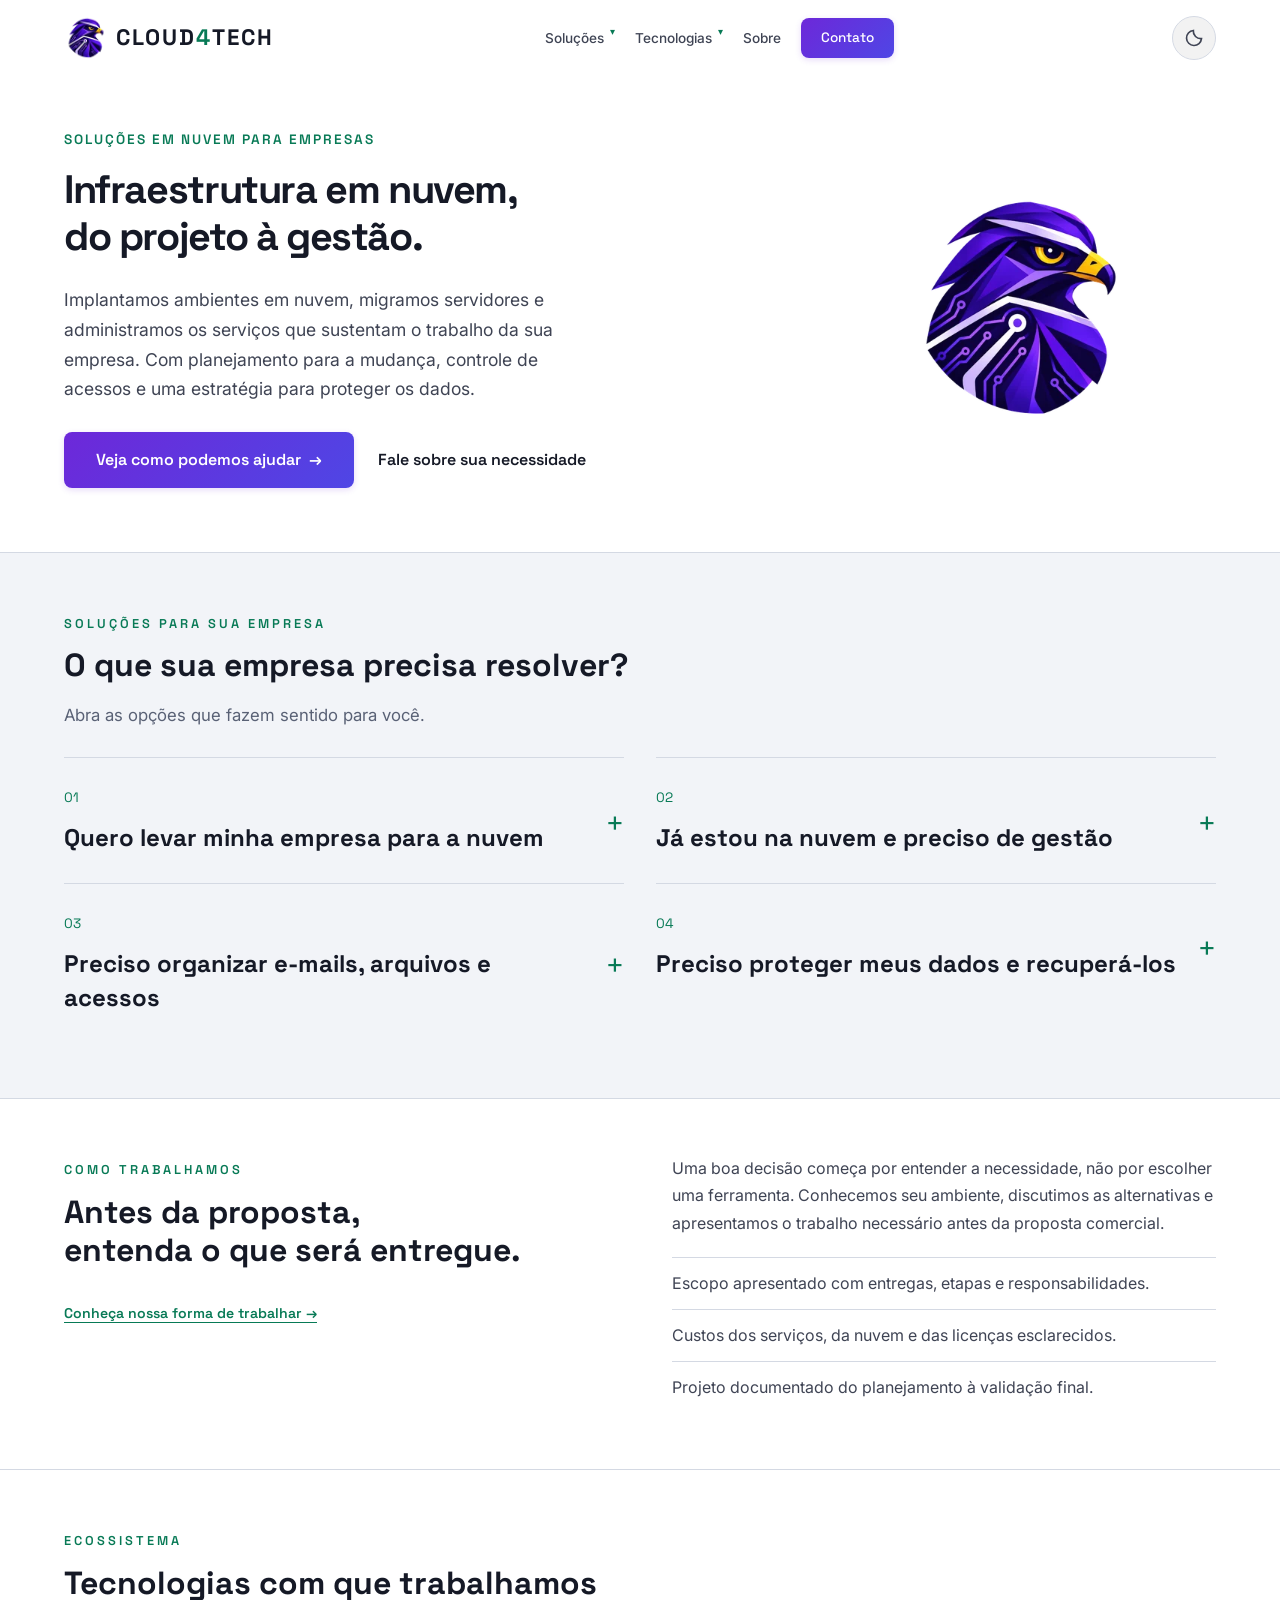
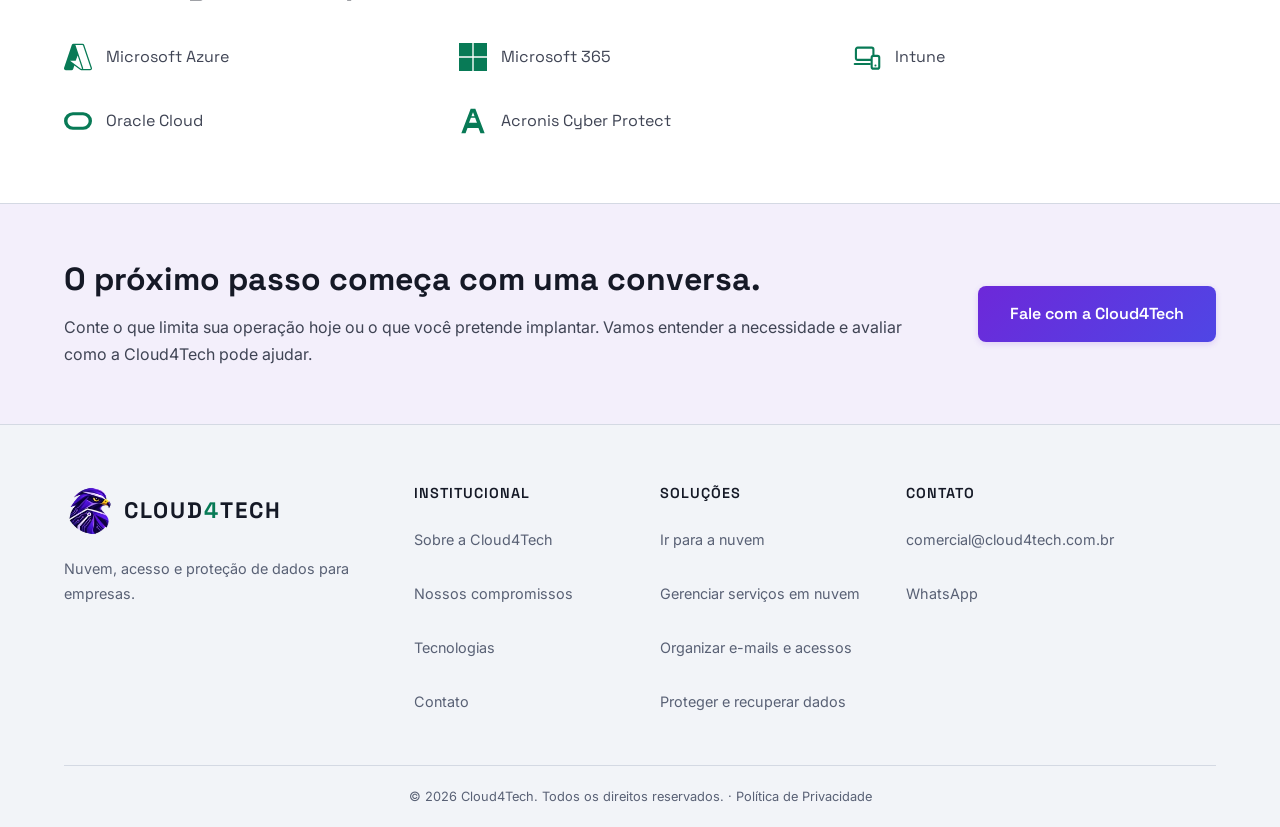
<file: index.html>
<!DOCTYPE html>
<html lang="pt-BR">
<head>
    <meta charset="UTF-8">
    <meta name="viewport" content="width=device-width, initial-scale=1.0">
    <title>Consultoria Cloud, Azure e Microsoft 365 | Cloud4Tech</title>
    <meta name="description" content="Consultoria em nuvem para criar ou migrar sua estrutura, organizar Microsoft 365 e proteger seus dados. Conheça as soluções e converse sobre sua necessidade.">
    <meta name="robots" content="index, follow, max-image-preview:large">
    <meta name="theme-color" content="#0B0D14" media="(prefers-color-scheme: dark)">
    <meta name="theme-color" content="#F7F8FA" media="(prefers-color-scheme: light)">
    <meta property="og:type" content="website">
    <meta property="og:site_name" content="Cloud4Tech">
    <meta property="og:title" content="Consultoria Cloud, Azure e Microsoft 365 | Cloud4Tech">
    <meta property="og:description" content="Consultoria em nuvem para criar ou migrar sua estrutura, organizar Microsoft 365 e proteger seus dados. Conheça as soluções e converse sobre sua necessidade.">
    <meta property="og:url" content="https://cloud4tech.com.br/">
    <meta property="og:locale" content="pt_BR">
    <meta property="og:image" content="https://cloud4tech.com.br/assets/images/og-card-tech.png">
    <meta property="og:image:alt" content="Cloud4Tech: infraestrutura cloud, identidades e proteção de dados">
    <meta name="twitter:card" content="summary_large_image">
    <meta name="twitter:title" content="Consultoria Cloud, Azure e Microsoft 365 | Cloud4Tech">
    <meta name="twitter:description" content="Consultoria em nuvem para criar ou migrar sua estrutura, organizar Microsoft 365 e proteger seus dados. Conheça as soluções e converse sobre sua necessidade.">
    <meta name="twitter:image" content="https://cloud4tech.com.br/assets/images/og-card-tech.png">
    <link rel="canonical" href="https://cloud4tech.com.br/">
    <link rel="preconnect" href="https://fonts.googleapis.com">
    <link rel="preconnect" href="https://fonts.gstatic.com" crossorigin>
    <link href="https://fonts.googleapis.com/css2?family=Inter:wght@400;500;600&family=Space+Grotesk:wght@600;700;800&display=swap" rel="stylesheet">
    <link rel="icon" href="/assets/images/favicon-tech.ico" type="image/x-icon">
    <link rel="apple-touch-icon" href="/assets/images/falcon-tech.png">
    <link rel="manifest" href="/site.webmanifest">
    <link rel="preload" href="/assets/images/falcon-tech-320.webp" imagesrcset="/assets/images/falcon-tech-320.webp 1x, /assets/images/falcon-tech-640.webp 2x" as="image" type="image/webp" fetchpriority="high">
    <link rel="stylesheet" href="/assets/css/styles.css?v=26">
    <script src="/assets/js/theme-init.js?v=2"></script>
    <script type="application/ld+json">
    {
      "@context": "https://schema.org",
      "@graph": [
        {
          "@type": "ProfessionalService",
          "@id": "https://cloud4tech.com.br/#organization",
          "name": "Cloud4Tech",
          "url": "https://cloud4tech.com.br/",
          "logo": "https://cloud4tech.com.br/assets/images/falcon-tech.png",
          "description": "Planejamento e implantação de infraestrutura Azure e OCI, migração de servidores locais para Azure, Microsoft 365, identidades e backup, com escopo definido.",
          "email": "comercial@cloud4tech.com.br",
          "areaServed": "BR",
          "knowsAbout": ["Microsoft Azure", "Oracle Cloud Infrastructure", "Migração de servidores para Azure", "Migrações de assinaturas Azure", "Azure Virtual Desktop", "Microsoft 365", "Entra ID", "Intune", "Acronis Cyber Protect", "Backup e Disaster Recovery"]
        },
        {
          "@type": "WebSite",
          "@id": "https://cloud4tech.com.br/#website",
          "url": "https://cloud4tech.com.br/",
          "name": "Cloud4Tech",
          "publisher": { "@id": "https://cloud4tech.com.br/#organization" },
          "inLanguage": "pt-BR"
        },
        {
          "@type": "ItemList",
          "name": "Soluções Cloud4Tech",
          "itemListElement": [
            { "@type": "ListItem", "position": 1, "url": "https://cloud4tech.com.br/ir-para-nuvem", "name": "Quero levar minha empresa para a nuvem" },
            { "@type": "ListItem", "position": 2, "url": "https://cloud4tech.com.br/cloud-gerenciada", "name": "Já estou na nuvem e preciso de gestão" },
            { "@type": "ListItem", "position": 3, "url": "https://cloud4tech.com.br/microsoft-365", "name": "Preciso organizar e-mails, arquivos e acessos" },
            { "@type": "ListItem", "position": 4, "url": "https://cloud4tech.com.br/acronis", "name": "Preciso proteger meus dados e recuperá-los" }
          ]
        }
      ]
    }
    </script>
</head>
<body class="home">
    <a href="#main" class="skip-link">Ir para o conteúdo</a>
    <nav class="navbar" id="navbar" aria-label="Navegação principal">
        <div class="container navbar__inner">
            <a href="/" class="navbar__logo" aria-label="Cloud4Tech, início"><img class="brand-symbol" src="/assets/images/falcon-tech-96.webp" srcset="/assets/images/falcon-tech-96.webp 1x, /assets/images/falcon-tech-192.webp 2x" alt="" width="80" height="80" decoding="async"><span class="brand-wordmark"><span class="logo-text">CLOUD</span><span class="logo-accent">4</span><span class="logo-text">TECH</span></span></a>
            <ul class="navbar__links" id="navLinks">
                <li class="nav-dropdown"><a href="/#services" aria-haspopup="true" aria-expanded="false">Soluções</a><div class="nav-dropdown__menu"><a href="/ir-para-nuvem">Ir para a nuvem</a><a href="/cloud-gerenciada">Gerenciar serviços em nuvem</a><a href="/microsoft-365">Organizar e-mails e acessos</a><a href="/acronis">Proteger e recuperar dados</a></div></li>
                <li class="nav-dropdown">
                    <a href="/#partners" aria-haspopup="true" aria-expanded="false">Tecnologias</a>
                    <div class="nav-dropdown__menu">
                        <a href="/migracao-azure">Microsoft Azure</a>
                        <a href="/microsoft-365">Microsoft 365</a>
                        <a href="/intune">Microsoft Intune</a>
                        <a href="/oracle-cloud">Oracle Cloud (OCI)</a>
                        <a href="/acronis">Acronis Cyber Protect</a>
                    </div>
                </li>
                <li><a href="/sobre">Sobre</a></li>
                <li><a href="/contato" class="btn btn--sm btn--primary">Contato</a></li>
            </ul>
            <button class="theme-toggle" id="themeToggle" aria-label="Alternar tema">
                <svg class="theme-icon theme-icon--dark" width="20" height="20" viewBox="0 0 24 24" fill="none" stroke="currentColor" stroke-width="2" aria-hidden="true"><circle cx="12" cy="12" r="4"/><path d="M12 2v2m0 16v2M2 12h2m16 0h2M5 5l1.5 1.5m11 11L19 19M5 19l1.5-1.5m11-11L19 5"/></svg>
                <svg class="theme-icon theme-icon--light" width="20" height="20" viewBox="0 0 24 24" fill="none" stroke="currentColor" stroke-width="2" aria-hidden="true"><path d="M21 12.8A9 9 0 0 1 11.2 3 9 9 0 1 0 21 12.8Z"/></svg>
            </button>
            <button class="navbar__toggle" id="navToggle" aria-label="Menu" aria-controls="navLinks" aria-expanded="false"><span></span><span></span><span></span></button>
        </div>
    </nav>
    <main id="main">
        <section class="hero" id="hero" aria-labelledby="heroTitle">
            <div class="container hero__inner">
                <div class="hero__content">
                    <p class="hero__tag">Soluções em nuvem para empresas</p>
                    <h1 class="hero__title" id="heroTitle"><span class="hero__title-line">Infraestrutura em nuvem,</span><span class="hero__title-line">do projeto à gestão.</span></h1>
                    <p class="hero__desc">Implantamos ambientes em nuvem, migramos servidores e administramos os serviços que sustentam o trabalho da sua empresa. Com planejamento para a mudança, controle de acessos e uma estratégia para proteger os dados.</p>
                    <div class="hero__actions">
                        <a href="#services" class="btn btn--primary btn--lg">Veja como podemos ajudar <span aria-hidden="true">→</span></a>
                        <a href="/contato" class="btn btn--text btn--lg">Fale sobre sua necessidade</a>
                    </div>
                </div>
                <div class="hero__visual" aria-hidden="true"><img class="hero__falcon" src="/assets/images/falcon-tech-320.webp" srcset="/assets/images/falcon-tech-320.webp 1x, /assets/images/falcon-tech-640.webp 2x" alt="" width="340" height="340" decoding="async" fetchpriority="high"></div>
            </div>
        </section>
        <section class="section services" id="services" aria-labelledby="servicesTitle">
            <div class="container">
                <div class="section__header"><span class="section__tag">Soluções para sua empresa</span><h2 class="section__title" id="servicesTitle">O que sua empresa precisa resolver?</h2><p class="section__subtitle">Abra as opções que fazem sentido para você.</p></div>
                <div class="services__grid">
                    <details class="service-card">
                        <summary><span class="solution-number" aria-hidden="true">01</span><h3 class="service-card__title">Quero levar minha empresa para a nuvem</h3><span class="solution-toggle" aria-hidden="true"></span></summary>
                        <div class="service-card__content"><p class="service-card__desc">Seu próximo sistema precisa de infraestrutura? Os servidores locais já não atendem? Planejamos uma estrutura nova ou a migração, considerando custos, acessos e o impacto na operação.</p><a href="/ir-para-nuvem" class="service-card__link">Entenda os caminhos para a nuvem →</a></div>
                    </details>
                    <details class="service-card">
                        <summary><span class="solution-number" aria-hidden="true">02</span><h3 class="service-card__title">Já estou na nuvem e preciso de gestão</h3><span class="solution-toggle" aria-hidden="true"></span></summary>
                        <div class="service-card__content"><p class="service-card__desc">O ambiente cresceu, mas a administração ficou para depois? Definimos rotinas para revisar acessos, acompanhar o consumo e manter as configurações alinhadas ao uso da empresa.</p><a href="/cloud-gerenciada" class="service-card__link">Veja como funciona a gestão →</a></div>
                    </details>
                    <details class="service-card">
                        <summary><span class="solution-number" aria-hidden="true">03</span><h3 class="service-card__title">Preciso organizar e-mails, arquivos e acessos</h3><span class="solution-toggle" aria-hidden="true"></span></summary>
                        <div class="service-card__content"><p class="service-card__desc">Contas de ex-funcionários, arquivos compartilhados sem critério ou licenças sem uso? Organizamos o Microsoft 365 para que cada pessoa tenha o acesso necessário ao trabalho.</p><a href="/microsoft-365" class="service-card__link">Conheça a administração do Microsoft 365 →</a></div>
                    </details>
                    <details class="service-card">
                        <summary><span class="solution-number" aria-hidden="true">04</span><h3 class="service-card__title">Preciso proteger meus dados e recuperá-los</h3><span class="solution-toggle" aria-hidden="true"></span></summary>
                        <div class="service-card__content"><p class="service-card__desc">Ter uma cópia não basta se ninguém sabe como restaurá-la. Definimos o que proteger, configuramos os backups e testamos a recuperação para identificar falhas antes de uma necessidade real.</p><a href="/acronis" class="service-card__link">Entenda o backup e a recuperação →</a></div>
                    </details>
                </div>
            </div>
        </section>
        <section class="section company-summary" id="about" aria-labelledby="aboutTitle">
            <div class="container company-summary__inner">
                <div><span class="section__tag">Como trabalhamos</span><h2 class="section__title" id="aboutTitle">Antes da proposta,<br>entenda o que será entregue.</h2><a href="/sobre" class="service-card__link">Conheça nossa forma de trabalhar →</a></div>
                <div><p>Uma boa decisão começa por entender a necessidade, não por escolher uma ferramenta. Conhecemos seu ambiente, discutimos as alternativas e apresentamos o trabalho necessário antes da proposta comercial.</p><ul class="company-principles"><li>Escopo apresentado com entregas, etapas e responsabilidades.</li><li>Custos dos serviços, da nuvem e das licenças esclarecidos.</li><li>Projeto documentado do planejamento à validação final.</li></ul></div>
            </div>
        </section>
        <section class="section technology-strip" id="partners" aria-labelledby="technologyTitle">
            <div class="container">
                <div class="section__header"><span class="section__tag">Ecossistema</span><h2 class="section__title" id="technologyTitle">Tecnologias com que trabalhamos</h2></div>
                <ul class="technology-strip__links">
                    <li><a href="/migracao-azure">
                        <span class="partner__icon" aria-hidden="true"><svg viewBox="0 0 24 24"><path d="M22.379 23.343a1.62 1.62 0 0 0 1.536-2.14v.002L17.35 1.76A1.62 1.62 0 0 0 15.816.657H8.184A1.62 1.62 0 0 0 6.65 1.76L.086 21.204a1.62 1.62 0 0 0 1.536 2.139h4.741a1.62 1.62 0 0 0 1.535-1.103l.977-2.892 4.947 3.675c.28.208.618.32.966.32m-3.084-12.531 3.624 10.739a.54.54 0 0 1-.51.713v-.001h-.03a.54.54 0 0 1-.322-.106l-9.287-6.9h4.853m6.313 7.006c.116-.326.13-.694.007-1.058L9.79 1.76a1.722 1.722 0 0 0-.007-.02h6.034a.54.54 0 0 1 .512.366l6.562 19.445a.54.54 0 0 1-.338.684"/></svg></span>
                        <span>Microsoft Azure</span>
                    </a></li>
                    <li><a href="/microsoft-365">
                        <span class="partner__icon" aria-hidden="true"><svg viewBox="0 0 24 24"><path d="M0 0v11.408h11.408V0zm12.594 0v11.408H24V0zM0 12.594V24h11.408V12.594zm12.594 0V24H24V12.594z"/></svg></span>
                        <span>Microsoft 365</span>
                    </a></li>
                    <li><a href="/intune">
                        <span class="partner__icon" aria-hidden="true"><svg viewBox="0 0 24 24"><rect x="2.5" y="4" width="15" height="10.5" rx="1.5" fill="none" stroke="currentColor" stroke-width="1.8"/><path d="M1.5 18h13" fill="none" stroke="currentColor" stroke-width="1.8" stroke-linecap="round"/><rect x="16" y="11" width="6.5" height="11" rx="1.5" fill="var(--c-bg)" stroke="currentColor" stroke-width="1.8"/><path d="M19.25 19.3h.01" fill="none" stroke="currentColor" stroke-width="1.8" stroke-linecap="round"/></svg></span>
                        <span>Intune</span>
                    </a></li>
                    <li><a href="/oracle-cloud">
                        <span class="partner__icon" aria-hidden="true"><svg viewBox="0 0 24 24"><path d="M16.412 4.412h-8.82a7.588 7.588 0 0 0-.008 15.176h8.828a7.588 7.588 0 0 0 0-15.176zm-.193 12.502H7.786a4.915 4.915 0 0 1 0-9.828h8.433a4.914 4.914 0 1 1 0 9.828z"/></svg></span>
                        <span>Oracle Cloud</span>
                    </a></li>
                    <li><a href="/acronis">
                        <span class="partner__icon" aria-hidden="true"><svg viewBox="0 0 24 24"><path d="M10 1.5h4l8 21h-3.6l-1.7-4.5H7.3l-1.7 4.5H2l8-21zm-1.4 12h6.8l-1.6-4.3H10.2l-1.6 4.3zm2.1-5.6h2.6L12 4.5l-1.3 3.4z"/></svg></span>
                        <span>Acronis Cyber Protect</span>
                    </a></li>
                </ul>
            </div>
        </section>
        <section class="section contact-summary" id="contact" aria-labelledby="contactTitle">
            <div class="container contact-summary__inner"><div><h2 class="section__title" id="contactTitle">O próximo passo começa com uma conversa.</h2><p>Conte o que limita sua operação hoje ou o que você pretende implantar. Vamos entender a necessidade e avaliar como a Cloud4Tech pode ajudar.</p></div><a href="/contato" class="btn btn--primary btn--lg">Fale com a Cloud4Tech</a></div>
        </section>
    </main>
    <footer class="footer">
        <div class="container footer__inner">
            <div class="footer__brand"><a href="/" class="navbar__logo" aria-label="Cloud4Tech, início"><img class="brand-symbol" src="/assets/images/falcon-tech-96.webp" srcset="/assets/images/falcon-tech-96.webp 1x, /assets/images/falcon-tech-192.webp 2x" alt="" width="80" height="80" decoding="async"><span class="brand-wordmark"><span class="logo-text">CLOUD</span><span class="logo-accent">4</span><span class="logo-text">TECH</span></span></a><p>Nuvem, acesso e proteção de dados para empresas.</p></div>
            <div class="footer__links"><h4>Institucional</h4><ul><li><a href="/sobre">Sobre a Cloud4Tech</a></li><li><a href="/sobre#mission">Nossos compromissos</a></li><li><a href="/#partners">Tecnologias</a></li><li><a href="/contato">Contato</a></li></ul></div>
            <div class="footer__links"><h4>Soluções</h4><ul><li><a href="/ir-para-nuvem">Ir para a nuvem</a></li><li><a href="/cloud-gerenciada">Gerenciar serviços em nuvem</a></li><li><a href="/microsoft-365">Organizar e-mails e acessos</a></li><li><a href="/acronis">Proteger e recuperar dados</a></li></ul></div>
            <div class="footer__links"><h4>Contato</h4><ul><li><a href="mailto:comercial@cloud4tech.com.br">comercial@cloud4tech.com.br</a></li><li><a href="https://wa.me/5511987839637" target="_blank" rel="noopener">WhatsApp</a></li></ul></div>
        </div>
        <div class="container"><div class="footer__bottom"><p>&copy; 2026 Cloud4Tech. Todos os direitos reservados. &middot; <a href="/privacidade">Política de Privacidade</a></p></div></div>
    </footer>
    <script src="/assets/js/main.js?v=19"></script>
</body>
</html>
</file>
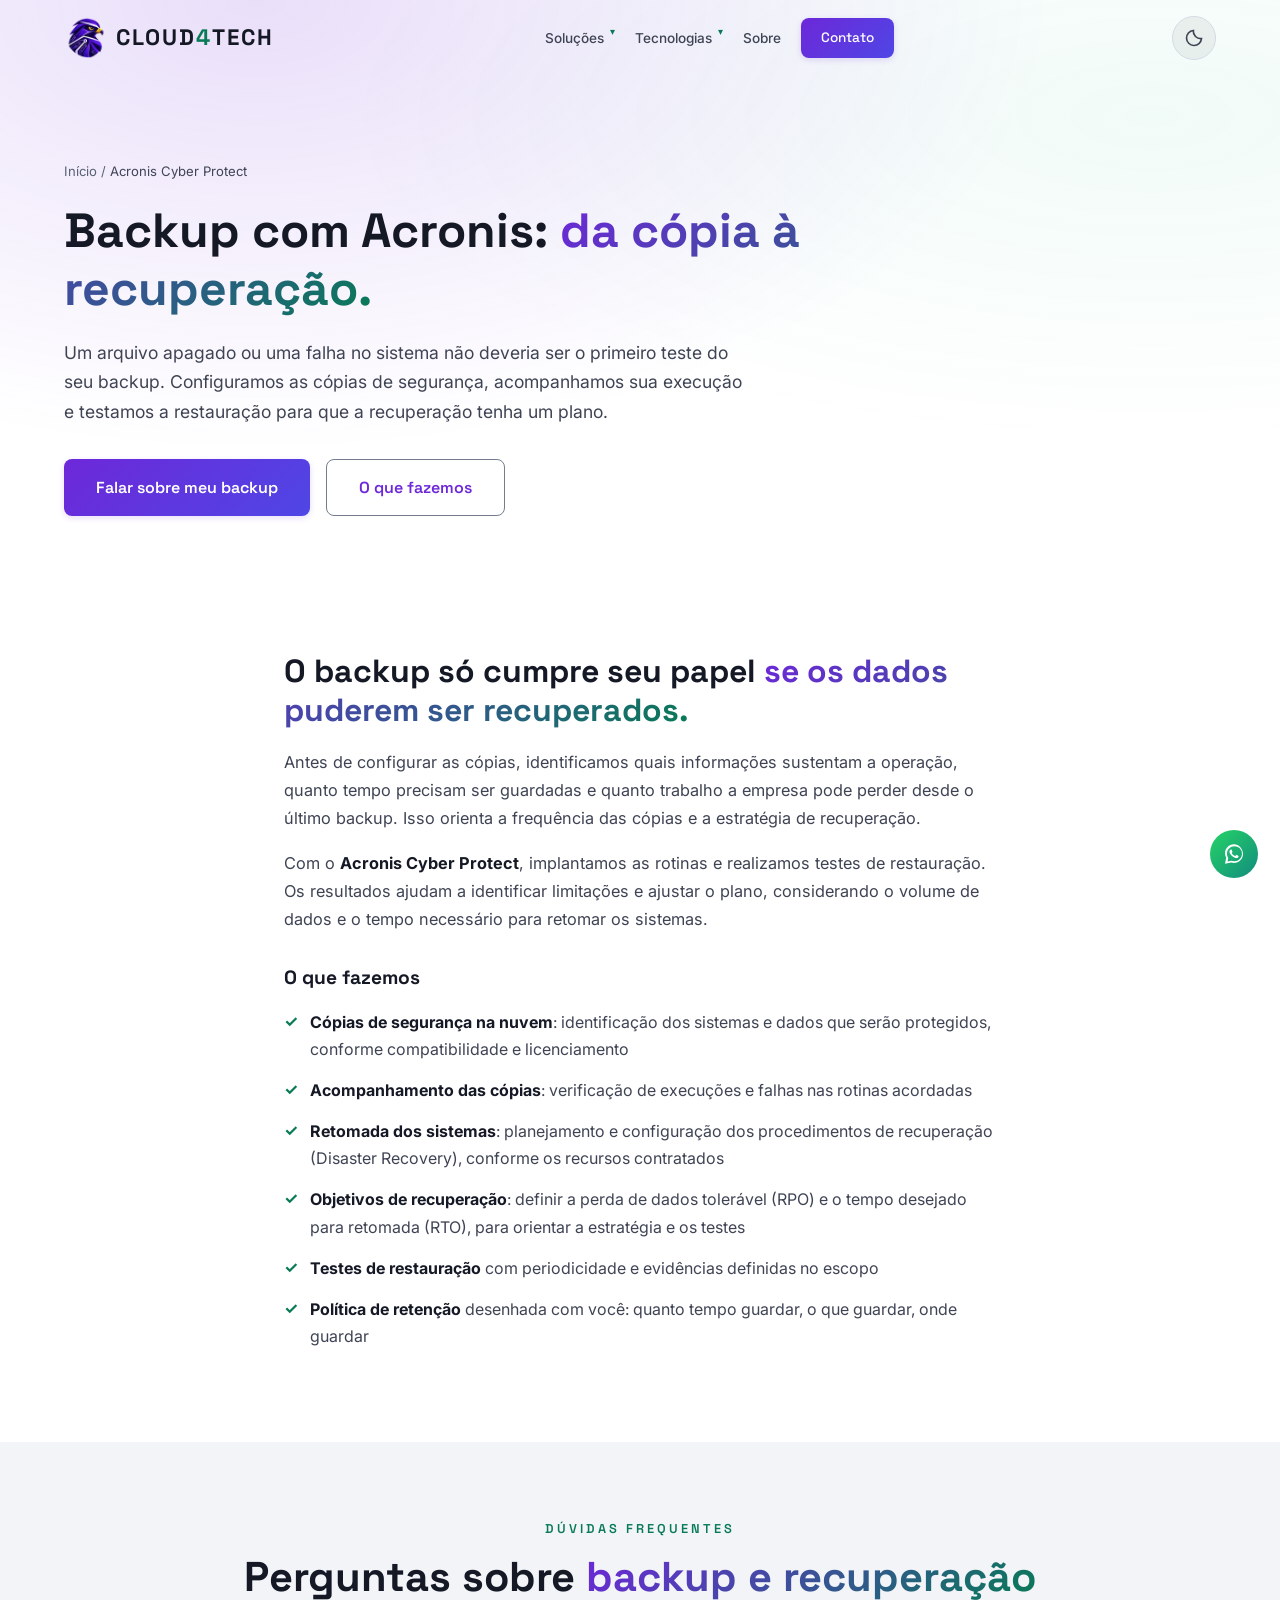
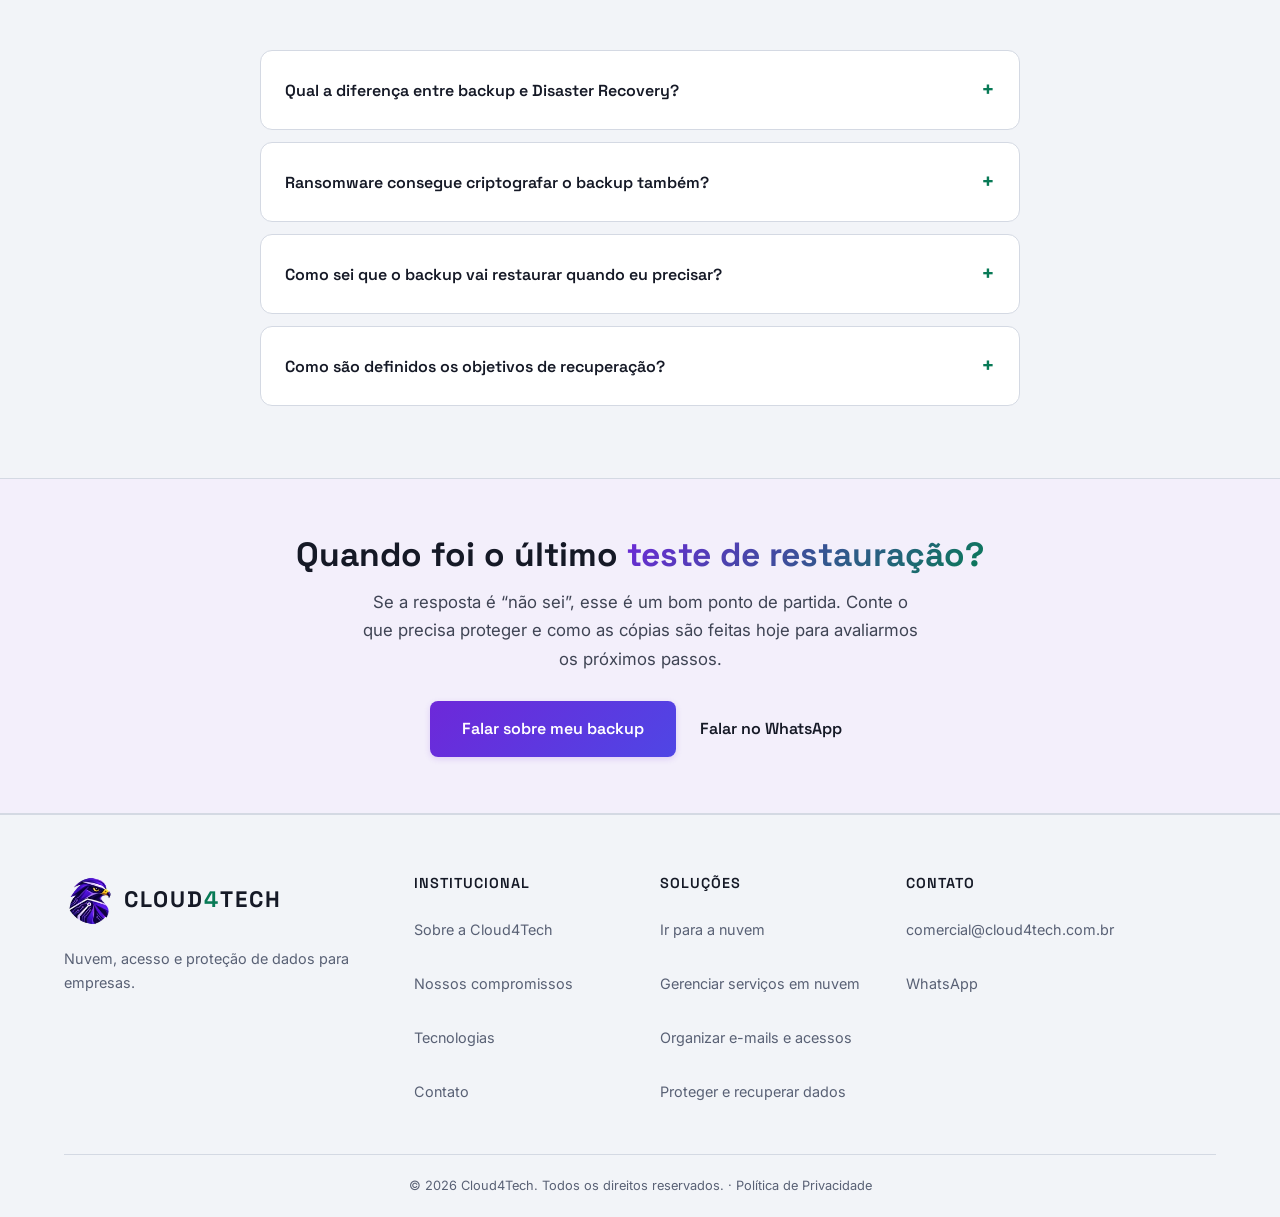
<file: acronis.html>
<!DOCTYPE html>
<html lang="pt-BR">
<head>
    <meta charset="UTF-8">
    <meta name="viewport" content="width=device-width, initial-scale=1.0">
    <title>Backup em Nuvem e Recuperação com Acronis | Cloud4Tech</title>
    <meta name="description" content="Backup em nuvem e recuperação com Acronis Cyber Protect. Planejamento das cópias, período de guarda e testes de restauração conforme o escopo.">
    <meta name="robots" content="index, follow, max-image-preview:large, max-snippet:-1">
    <meta name="theme-color" content="#0B0D14" media="(prefers-color-scheme: dark)">
    <meta name="theme-color" content="#F7F8FA" media="(prefers-color-scheme: light)">

    <meta property="og:type" content="website">
    <meta property="og:site_name" content="Cloud4Tech">
    <meta property="og:title" content="Backup em Nuvem e Recuperação com Acronis | Cloud4Tech">
    <meta property="og:description" content="Backup em nuvem e recuperação com Acronis Cyber Protect. Planejamento das cópias, período de guarda e testes de restauração conforme o escopo.">
    <meta property="og:image" content="https://cloud4tech.com.br/assets/images/og-card-tech.png">
    <meta property="og:url" content="https://cloud4tech.com.br/acronis">
    <meta property="og:locale" content="pt_BR">
    <meta name="twitter:card" content="summary_large_image">
    <meta name="twitter:title" content="Backup em Nuvem e Recuperação com Acronis | Cloud4Tech">
    <meta name="twitter:description" content="Backup em nuvem e recuperação com Acronis Cyber Protect. Planejamento das cópias, período de guarda e testes de restauração conforme o escopo.">
    <meta name="twitter:image" content="https://cloud4tech.com.br/assets/images/og-card-tech.png">

    <link rel="canonical" href="https://cloud4tech.com.br/acronis">
    <link rel="preconnect" href="https://fonts.googleapis.com">
    <link rel="preconnect" href="https://fonts.gstatic.com" crossorigin>
    <link href="https://fonts.googleapis.com/css2?family=Inter:wght@400;500;600&family=Space+Grotesk:wght@600;700;800&display=swap" rel="stylesheet">
    <link rel="icon" href="/assets/images/favicon-tech.ico" type="image/x-icon">
    <link rel="apple-touch-icon" href="/assets/images/falcon-tech.png">
    <link rel="stylesheet" href="/assets/css/styles.css?v=26">
    <script src="/assets/js/theme-init.js?v=2"></script>
    <script type="application/ld+json">
    {
      "@context": "https://schema.org",
      "@graph": [
        {
          "@type": "BreadcrumbList",
          "itemListElement": [
            { "@type": "ListItem", "position": 1, "name": "Início", "item": "https://cloud4tech.com.br/" },
            { "@type": "ListItem", "position": 2, "name": "Acronis Cyber Protect", "item": "https://cloud4tech.com.br/acronis" }
          ]
        },
        {
          "@type": "Service",
          "name": "Backup e Disaster Recovery com Acronis Cyber Protect",
          "serviceType": "Backup and Disaster Recovery",
          "provider": { "@id": "https://cloud4tech.com.br/#organization" },
          "areaServed": "BR",
          "description": "Planejamento, implantação e administração de backup e Disaster Recovery com Acronis Cyber Protect, regras sobre o período de guarda das cópias e testes de restauração conforme escopo."
        },
        {
          "@type": "FAQPage",
          "mainEntity": [
            {
              "@type": "Question",
              "name": "Qual a diferença entre backup e Disaster Recovery?",
              "acceptedAnswer": { "@type": "Answer", "text": "Backup é a cópia dos dados; Disaster Recovery envolve o planejamento da retomada dos sistemas. Tempos de recuperação dependem da arquitetura, do volume de dados, dos testes e dos recursos contratados." }
            },
            {
              "@type": "Question",
              "name": "Ransomware consegue criptografar o backup também?",
              "acceptedAnswer": { "@type": "Answer", "text": "Cópias acessíveis com credenciais comprometidas também podem ser afetadas. Retenção, isolamento e controle de acesso precisam ser planejados. Recursos como imutabilidade dependem do armazenamento e do plano contratado e devem ser validados para cada ambiente." }
            },
            {
              "@type": "Question",
              "name": "Como sei que o backup vai restaurar quando eu precisar?",
              "acceptedAnswer": { "@type": "Answer", "text": "Testes de restauração ajudam a verificar a integridade das cópias e a identificar limitações. A periodicidade e as evidências são definidas no escopo. Os testes não garantem recuperação em qualquer cenário." }
            },
            {
              "@type": "Question",
              "name": "Como são definidos os objetivos de recuperação?",
              "acceptedAnswer": { "@type": "Answer", "text": "Avaliamos a perda de dados tolerável (RPO) e o tempo desejado para retomada (RTO). Esses objetivos orientam frequência das cópias, período de guarda e testes. A viabilidade depende da infraestrutura, do volume de dados e dos recursos contratados." }
            }
          ]
        }
      ]
    }
    </script>
</head>
<body>
    <!-- ===== NAVBAR ===== -->
    <nav class="navbar scrolled" id="navbar">
        <div class="container navbar__inner">
            <a href="/" class="navbar__logo" aria-label="Cloud4Tech, início"><img class="brand-symbol" src="/assets/images/falcon-tech-96.webp" srcset="/assets/images/falcon-tech-96.webp 1x, /assets/images/falcon-tech-192.webp 2x" alt="" width="80" height="80" decoding="async"><span class="brand-wordmark"><span class="logo-text">CLOUD</span><span class="logo-accent">4</span><span class="logo-text">TECH</span></span></a>
            <ul class="navbar__links" id="navLinks">
                <li class="nav-dropdown"><a href="/#services" aria-haspopup="true" aria-expanded="false">Soluções</a><div class="nav-dropdown__menu"><a href="/ir-para-nuvem">Ir para a nuvem</a><a href="/cloud-gerenciada">Gerenciar serviços em nuvem</a><a href="/microsoft-365">Organizar e-mails e acessos</a><a href="/acronis">Proteger e recuperar dados</a></div></li>
                <li class="nav-dropdown">
                    <a href="/#partners" aria-haspopup="true" aria-expanded="false">Tecnologias</a>
                    <div class="nav-dropdown__menu">
                        <a href="/migracao-azure">Microsoft Azure</a>
                        <a href="/microsoft-365">Microsoft 365</a>
                        <a href="/intune">Microsoft Intune</a>
                        <a href="/oracle-cloud">Oracle Cloud (OCI)</a>
                        <a href="/acronis">Acronis Cyber Protect</a>
                    </div>
                </li>
                <li><a href="/sobre">Sobre</a></li>
                <li><a href="/contato" class="btn btn--sm btn--primary">Contato</a></li>
            </ul>
            <button class="theme-toggle" id="themeToggle" aria-label="Alternar tema">
                <svg class="theme-icon theme-icon--dark" width="20" height="20" viewBox="0 0 24 24" fill="none" stroke="currentColor" stroke-width="2" aria-hidden="true"><circle cx="12" cy="12" r="4"/><path d="M12 2v2m0 16v2M2 12h2m16 0h2M5 5l1.5 1.5m11 11L19 19M5 19l1.5-1.5m11-11L19 5"/></svg>
                <svg class="theme-icon theme-icon--light" width="20" height="20" viewBox="0 0 24 24" fill="none" stroke="currentColor" stroke-width="2" aria-hidden="true"><path d="M21 12.8A9 9 0 0 1 11.2 3 9 9 0 1 0 21 12.8Z"/></svg>
            </button>
            <button class="navbar__toggle" id="navToggle" aria-label="Menu">
                <span></span><span></span><span></span>
            </button>
        </div>
    </nav>

    <!-- ===== PAGE HERO ===== -->
    <header class="page-hero">
        <div class="container">
            <p class="page-hero__breadcrumb"><a href="/">Início</a> / <span>Acronis Cyber Protect</span></p>
            <h1 class="page-hero__title">Backup com Acronis: <span class="gradient-text">da cópia à recuperação.</span></h1>
            <p class="page-hero__desc">
                Um arquivo apagado ou uma falha no sistema não deveria ser o primeiro teste do seu backup. Configuramos as cópias de segurança, acompanhamos sua execução e testamos a restauração para que a recuperação tenha um plano.
            </p>
            <div class="page-hero__actions">
                <a href="/contato?assunto=backup" class="btn btn--primary btn--lg">Falar sobre meu backup</a>
                <a href="#o-que-fazemos" class="btn btn--outline btn--lg">O que fazemos</a>
            </div>
        </div>
    </header>

    <!-- ===== CONTEÚDO ===== -->
    <section class="section" id="o-que-fazemos">
        <div class="container prose">
            <h2>O backup só cumpre seu papel <span class="gradient-text">se os dados puderem ser recuperados.</span></h2>
            <p>
                Antes de configurar as cópias, identificamos quais informações sustentam a operação, quanto tempo precisam ser guardadas e quanto trabalho a empresa pode perder desde o último backup. Isso orienta a frequência das cópias e a estratégia de recuperação.
            </p>
            <p>
                Com o <strong>Acronis Cyber Protect</strong>, implantamos as rotinas e realizamos testes de restauração. Os resultados ajudam a identificar limitações e ajustar o plano, considerando o volume de dados e o tempo necessário para retomar os sistemas.
            </p>
            <h3>O que fazemos</h3>
            <ul class="check-list">
                <li><strong>Cópias de segurança na nuvem</strong>: identificação dos sistemas e dados que serão protegidos, conforme compatibilidade e licenciamento</li>
                <li><strong>Acompanhamento das cópias</strong>: verificação de execuções e falhas nas rotinas acordadas</li>
                <li><strong>Retomada dos sistemas</strong>: planejamento e configuração dos procedimentos de recuperação (Disaster Recovery), conforme os recursos contratados</li>
                <li><strong>Objetivos de recuperação</strong>: definir a perda de dados tolerável (RPO) e o tempo desejado para retomada (RTO), para orientar a estratégia e os testes</li>
                <li><strong>Testes de restauração</strong> com periodicidade e evidências definidas no escopo</li>
                <li><strong>Política de retenção</strong> desenhada com você: quanto tempo guardar, o que guardar, onde guardar</li>
            </ul>
        </div>
    </section>

    <!-- ===== FAQ ===== -->
    <section class="section" style="background: var(--c-bg-alt);">
        <div class="container">
            <div class="section__header">
                <span class="section__tag">Dúvidas Frequentes</span>
                <h2 class="section__title">Perguntas sobre <span class="gradient-text">backup e recuperação</span></h2>
            </div>
            <div class="faq">
                <details>
                    <summary>Qual a diferença entre backup e Disaster Recovery?</summary>
                    <p>Backup é a cópia dos dados; Disaster Recovery envolve o planejamento da retomada dos sistemas. Tempos de recuperação dependem da arquitetura, do volume de dados, dos testes e dos recursos contratados.</p>
                </details>
                <details>
                    <summary>Ransomware consegue criptografar o backup também?</summary>
                    <p>Cópias acessíveis com credenciais comprometidas também podem ser afetadas. Retenção, isolamento e controle de acesso precisam ser planejados. Recursos como imutabilidade dependem do armazenamento e do plano contratado e devem ser validados para cada ambiente.</p>
                </details>
                <details>
                    <summary>Como sei que o backup vai restaurar quando eu precisar?</summary>
                    <p>Testes de restauração ajudam a verificar a integridade das cópias e a identificar limitações. A periodicidade e as evidências são definidas no escopo. Os testes não garantem recuperação em qualquer cenário.</p>
                </details>
                <details>
                    <summary>Como são definidos os objetivos de recuperação?</summary>
                    <p>Avaliamos a perda de dados tolerável (RPO) e o tempo desejado para retomada (RTO). Esses objetivos orientam frequência das cópias, período de guarda e testes. A viabilidade depende da infraestrutura, do volume de dados e dos recursos contratados.</p>
                </details>
            </div>
        </div>
    </section>

    <!-- ===== CTA BAND ===== -->
    <section class="cta-band">
        <div class="container">
            <h2>Quando foi o último <span class="gradient-text">teste de restauração?</span></h2>
            <p>Se a resposta é “não sei”, esse é um bom ponto de partida. Conte o que precisa proteger e como as cópias são feitas hoje para avaliarmos os próximos passos.</p>
            <div class="cta-band__actions">
                <a href="/contato?assunto=backup" class="btn btn--primary btn--lg">Falar sobre meu backup</a>
                <a href="https://wa.me/5511987839637?text=Ol%C3%A1!%20Quero%20conversar%20sobre%20backup%20e%20recupera%C3%A7%C3%A3o."
                   class="btn btn--text btn--lg" target="_blank" rel="noopener">Falar no WhatsApp</a>
            </div>
        </div>
    </section>

    <!-- ===== FOOTER ===== -->
    <footer class="footer">
        <div class="container footer__inner">
            <div class="footer__brand">
                <a href="/" class="navbar__logo" aria-label="Cloud4Tech, início"><img class="brand-symbol" src="/assets/images/falcon-tech-96.webp" srcset="/assets/images/falcon-tech-96.webp 1x, /assets/images/falcon-tech-192.webp 2x" alt="" width="80" height="80" decoding="async"><span class="brand-wordmark"><span class="logo-text">CLOUD</span><span class="logo-accent">4</span><span class="logo-text">TECH</span></span></a>
                <p>Nuvem, acesso e proteção de dados para empresas.</p>
            </div>
            <div class="footer__links">
                <h4>Institucional</h4>
                <ul>
                    <li><a href="/sobre">Sobre a Cloud4Tech</a></li>
                    <li><a href="/sobre#mission">Nossos compromissos</a></li>
                    <li><a href="/#partners">Tecnologias</a></li>
                    <li><a href="/contato">Contato</a></li>
                </ul>
            </div>
            <div class="footer__links">
                <h4>Soluções</h4>
                <ul><li><a href="/ir-para-nuvem">Ir para a nuvem</a></li><li><a href="/cloud-gerenciada">Gerenciar serviços em nuvem</a></li><li><a href="/microsoft-365">Organizar e-mails e acessos</a></li><li><a href="/acronis">Proteger e recuperar dados</a></li></ul>
            </div>
            <div class="footer__links">
                <h4>Contato</h4>
                <ul>
                    <li><a href="mailto:comercial@cloud4tech.com.br">comercial@cloud4tech.com.br</a></li>
                    <li><a href="https://wa.me/5511987839637" target="_blank" rel="noopener">WhatsApp</a></li>
                </ul>
            </div>
        </div>
        <div class="container">
            <div class="footer__bottom">
                <p>&copy; 2026 Cloud4Tech. Todos os direitos reservados. &middot; <a href="/privacidade">Política de Privacidade</a></p>
            </div>
        </div>
    </footer>

    <a href="https://wa.me/5511987839637?text=Ol%C3%A1!%20Vim%20pelo%20site%20Cloud4Tech%20e%20gostaria%20de%20mais%20informa%C3%A7%C3%B5es."
       class="wa-float" target="_blank" rel="noopener" aria-label="Falar no WhatsApp">
        <svg viewBox="0 0 32 32" width="28" height="28" aria-hidden="true">
            <path fill="currentColor" d="M16.003 3C9.376 3 4 8.376 4 15.003c0 2.117.555 4.184 1.61 6.005L4 29l8.184-1.564a12.01 12.01 0 0 0 3.819.622h.005C22.628 28.058 28 22.682 28 16.055 28 9.428 22.628 3 16.003 3zm0 22.66h-.004a9.97 9.97 0 0 1-3.452-.638l-.247-.093-4.86.929.91-4.74-.16-.246a9.95 9.95 0 0 1-1.55-5.336c0-5.5 4.475-9.974 9.974-9.974 2.665 0 5.17 1.038 7.053 2.922a9.91 9.91 0 0 1 2.92 7.05c0 5.5-4.474 9.973-9.974 9.973zm5.47-7.477c-.3-.15-1.772-.873-2.046-.972-.275-.1-.475-.15-.674.15-.2.3-.774.972-.95 1.171-.174.2-.349.225-.648.075-.3-.15-1.265-.466-2.41-1.486-.89-.793-1.49-1.773-1.665-2.072-.175-.3-.018-.462.131-.611.135-.135.3-.349.45-.524.15-.175.2-.3.3-.499.1-.2.05-.374-.025-.524-.075-.15-.674-1.624-.924-2.224-.244-.583-.491-.504-.674-.514l-.574-.01a1.1 1.1 0 0 0-.799.374c-.274.3-1.049 1.025-1.049 2.499s1.074 2.898 1.224 3.099c.15.2 2.114 3.227 5.119 4.527.715.308 1.273.493 1.708.632.717.228 1.37.196 1.886.119.575-.086 1.772-.724 2.022-1.424.25-.7.25-1.299.175-1.424-.075-.124-.275-.2-.575-.349z"/>
        </svg>
        <span class="wa-float__pulse" aria-hidden="true"></span>
    </a>

    <script src="/assets/js/main.js?v=19"></script>
</body>
</html>
</file>
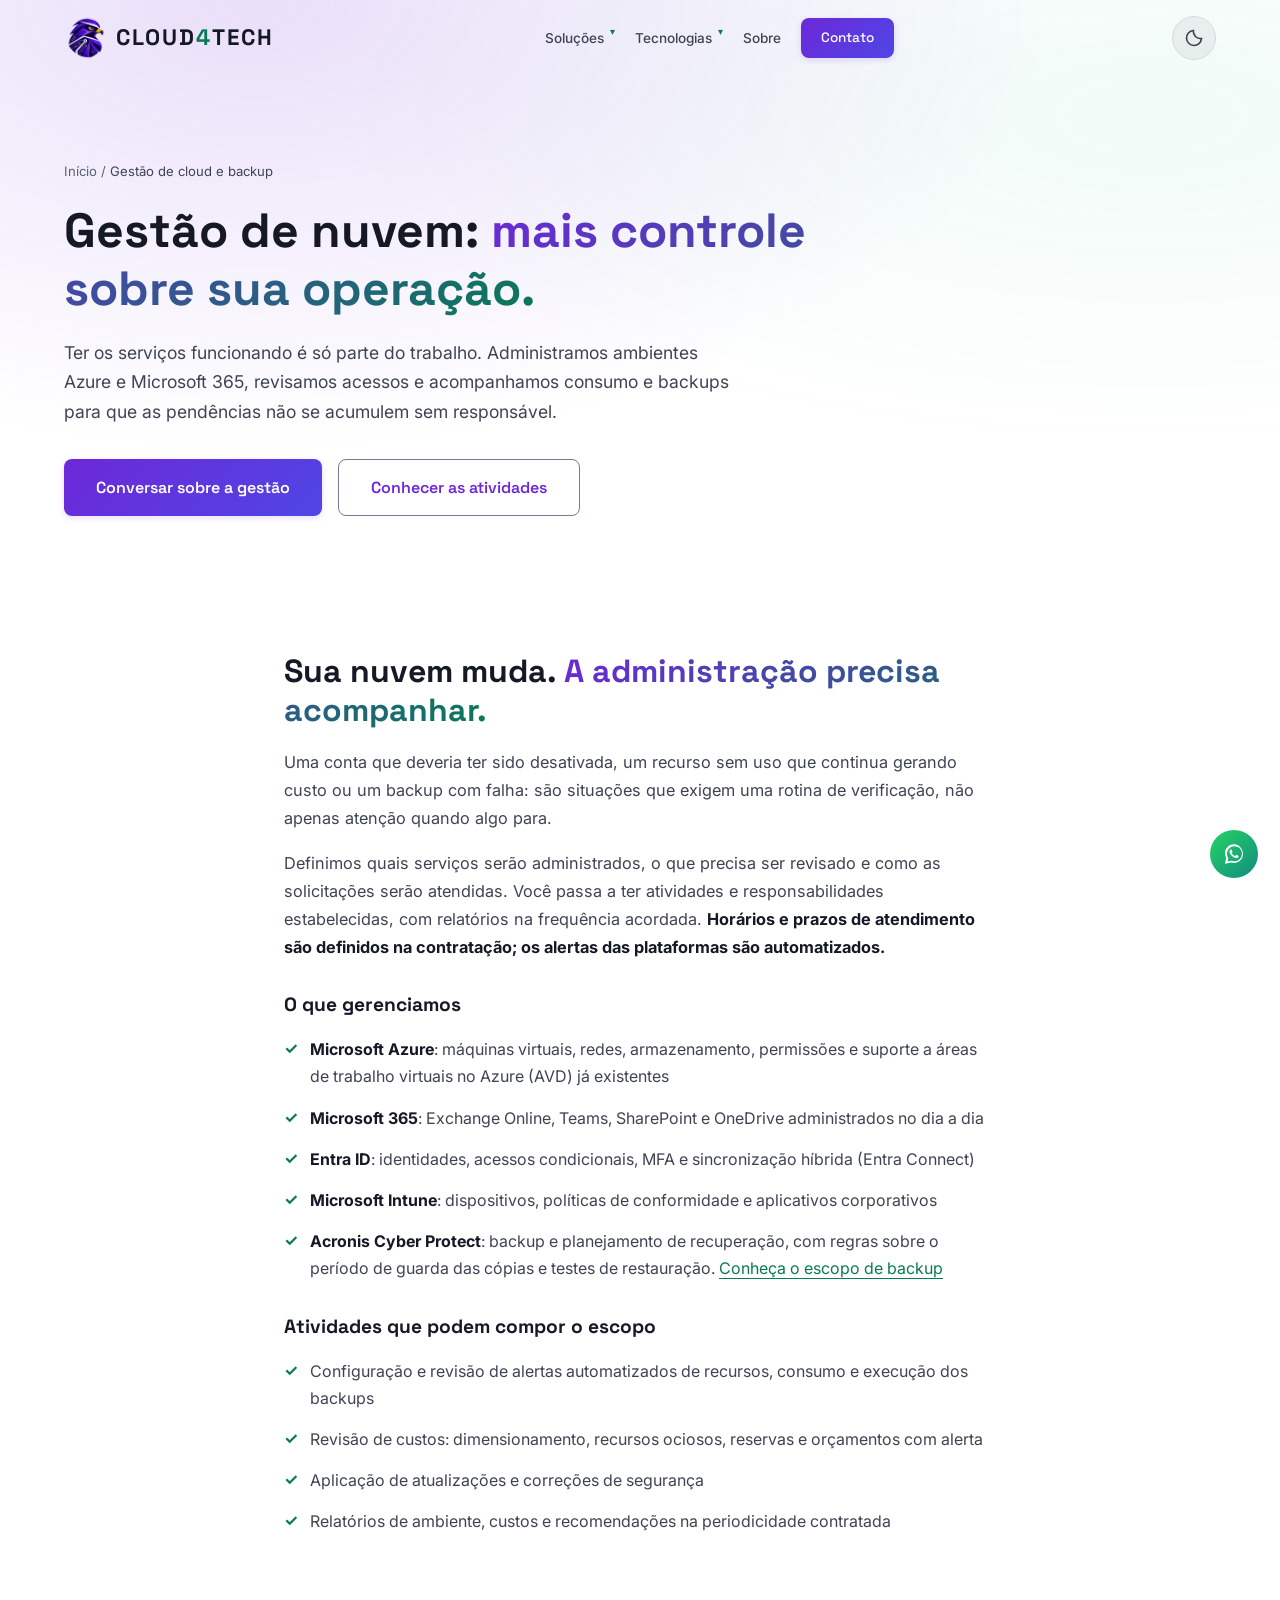
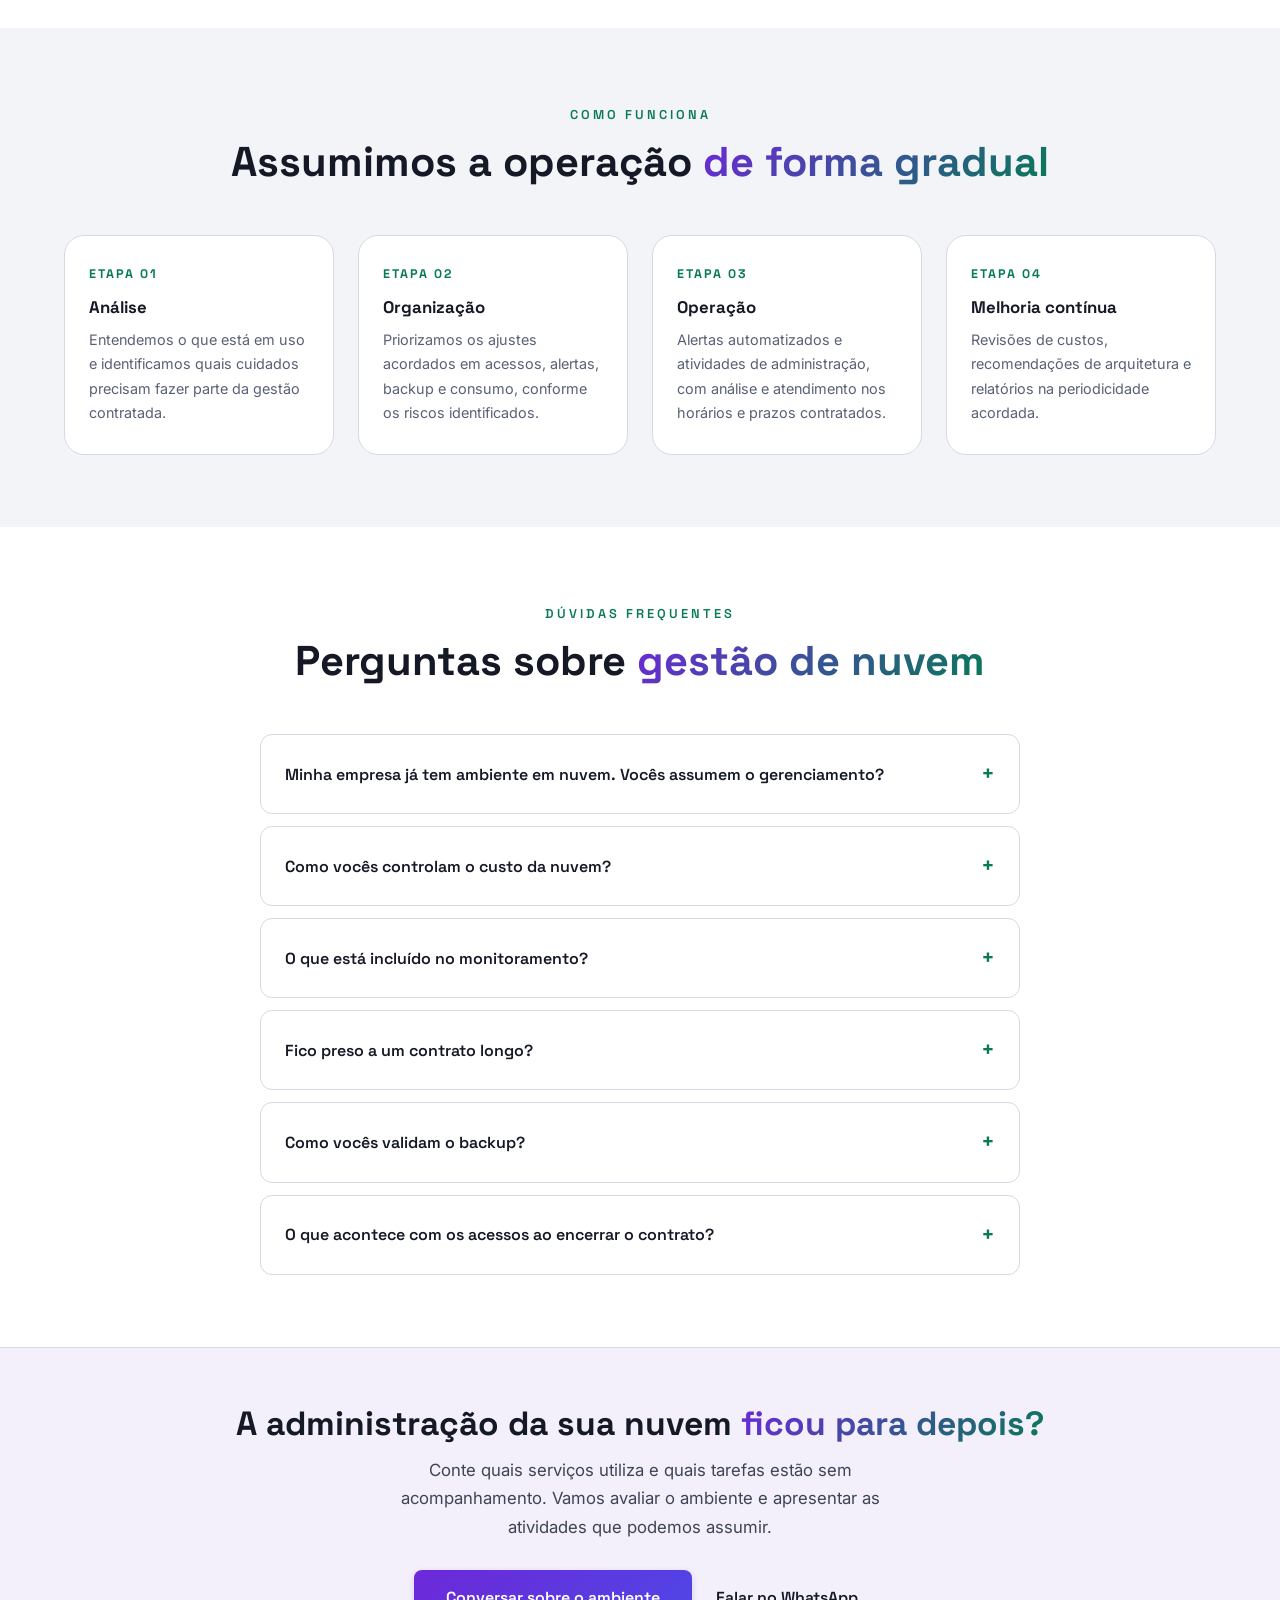
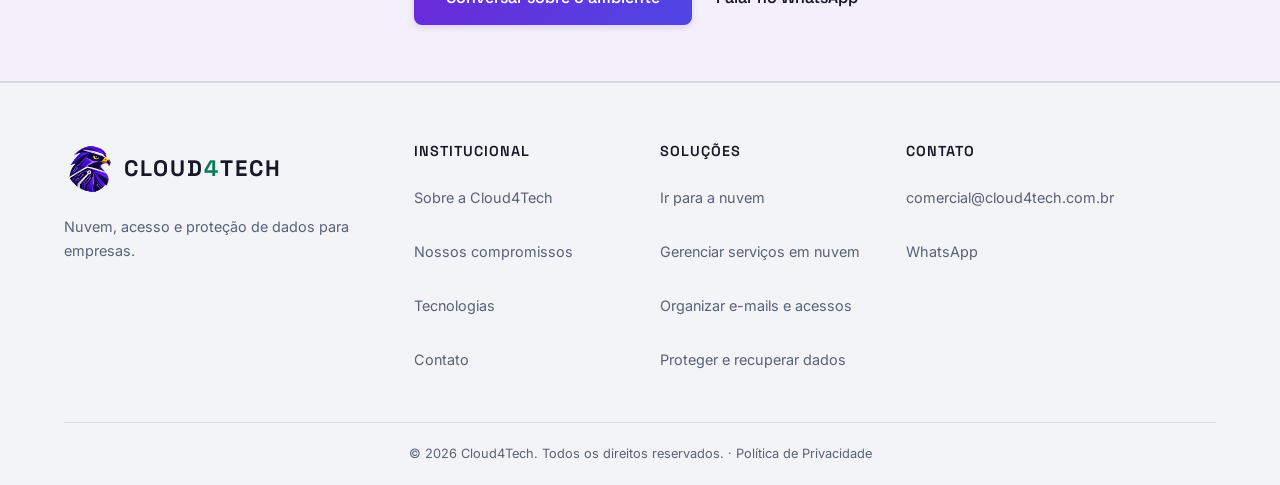
<file: cloud-gerenciada.html>
<!DOCTYPE html>
<html lang="pt-BR">
<head>
    <meta charset="UTF-8">
    <meta name="viewport" content="width=device-width, initial-scale=1.0">
    <title>Gestão de Ambientes Cloud e Microsoft 365 | Cloud4Tech</title>
    <meta name="description" content="Administração recorrente de Azure e Microsoft 365, acessos, custos e backup. Rotinas de revisão, alertas e atendimento conforme as condições contratadas.">
    <meta name="robots" content="index, follow, max-image-preview:large, max-snippet:-1">
    <meta name="theme-color" content="#0B0D14" media="(prefers-color-scheme: dark)">
    <meta name="theme-color" content="#F7F8FA" media="(prefers-color-scheme: light)">

    <meta property="og:type" content="website">
    <meta property="og:site_name" content="Cloud4Tech">
    <meta property="og:title" content="Gestão de Ambientes Cloud e Microsoft 365 | Cloud4Tech">
    <meta property="og:description" content="Administração recorrente de Azure e Microsoft 365, acessos, custos e backup. Rotinas de revisão, alertas e atendimento conforme as condições contratadas.">
    <meta property="og:image" content="https://cloud4tech.com.br/assets/images/og-card-tech.png">
    <meta property="og:url" content="https://cloud4tech.com.br/cloud-gerenciada">
    <meta property="og:locale" content="pt_BR">
    <meta name="twitter:card" content="summary_large_image">
    <meta name="twitter:title" content="Gestão de Ambientes Cloud e Microsoft 365 | Cloud4Tech">
    <meta name="twitter:description" content="Administração recorrente de Azure e Microsoft 365, acessos, custos e backup. Rotinas de revisão, alertas e atendimento conforme as condições contratadas.">
    <meta name="twitter:image" content="https://cloud4tech.com.br/assets/images/og-card-tech.png">

    <link rel="canonical" href="https://cloud4tech.com.br/cloud-gerenciada">
    <link rel="preconnect" href="https://fonts.googleapis.com">
    <link rel="preconnect" href="https://fonts.gstatic.com" crossorigin>
    <link href="https://fonts.googleapis.com/css2?family=Inter:wght@400;500;600&family=Space+Grotesk:wght@600;700;800&display=swap" rel="stylesheet">
    <link rel="icon" href="/assets/images/favicon-tech.ico" type="image/x-icon">
    <link rel="apple-touch-icon" href="assets/images/falcon-tech.png">
    <link rel="stylesheet" href="assets/css/styles.css?v=26">
    <script src="assets/js/theme-init.js?v=2"></script>
    <script type="application/ld+json">
    {
      "@context": "https://schema.org",
      "@graph": [
        {
          "@type": "BreadcrumbList",
          "itemListElement": [
            { "@type": "ListItem", "position": 1, "name": "Início", "item": "https://cloud4tech.com.br/" },
            { "@type": "ListItem", "position": 2, "name": "Gestão de cloud e backup", "item": "https://cloud4tech.com.br/cloud-gerenciada" }
          ]
        },
        {
          "@type": "Service",
          "name": "Gestão de cloud e backup",
          "serviceType": "Managed Cloud Services",
          "provider": { "@id": "https://cloud4tech.com.br/#organization" },
          "areaServed": "BR",
          "description": "Administração de Azure, Microsoft 365, Entra ID, Intune e backup Acronis com alertas automatizados e revisão de custos, conforme escopo, periodicidade e condições de atendimento contratados."
        },
        {
          "@type": "FAQPage",
          "mainEntity": [
            {
              "@type": "Question",
              "name": "Minha empresa já tem ambiente em nuvem. Vocês assumem o gerenciamento?",
              "acceptedAnswer": { "@type": "Answer", "text": "Avaliamos ambientes Azure e Microsoft 365 existentes para definir as atividades que podem ser assumidas. O início da gestão considera os acessos disponíveis, as dependências e eventuais ajustes necessários." }
            },
            {
              "@type": "Question",
              "name": "Como vocês controlam o custo da nuvem?",
              "acceptedAnswer": { "@type": "Answer", "text": "Configuramos orçamentos e alertas de custo e revisamos oportunidades de otimização, como recursos ociosos, dimensionamento e reservas. A periodicidade das revisões e dos relatórios é definida no contrato." }
            },
            {
              "@type": "Question",
              "name": "O que está incluído no monitoramento?",
              "acceptedAnswer": { "@type": "Answer", "text": "Configuramos a coleta de indicadores e alertas de recursos, consumo e execução de backups previstos no escopo. A análise e o atendimento seguem os horários e prazos contratados; as notificações das plataformas são automatizadas." }
            },
            {
              "@type": "Question",
              "name": "Fico preso a um contrato longo?",
              "acceptedAnswer": { "@type": "Answer", "text": "Prazo, renovação e condições de encerramento são definidos na proposta e no contrato. O ambiente e os acessos permanecem sob controle do cliente." }
            },
            {
              "@type": "Question",
              "name": "Como vocês validam o backup?",
              "acceptedAnswer": { "@type": "Answer", "text": "Definimos regras sobre o período de guarda das cópias e testes de restauração conforme o escopo. Os testes ajudam a verificar a integridade das cópias, mas não garantem recuperação em qualquer cenário. Objetivos de recuperação e dependências são acordados para cada ambiente." }
            },
            {
              "@type": "Question",
              "name": "O que acontece com os acessos ao encerrar o contrato?",
              "acceptedAnswer": { "@type": "Answer", "text": "O encerramento prevê a passagem das informações e a revisão dos acessos utilizados pela Cloud4Tech, conforme as condições contratadas. Os acessos concedidos para a prestação do serviço são revogados de forma coordenada, preservando a administração do ambiente pelo cliente." }
            }
          ]
        }
      ]
    }
    </script>
</head>
<body>
    <!-- ===== NAVBAR ===== -->
    <nav class="navbar scrolled" id="navbar">
        <div class="container navbar__inner">
            <a href="/" class="navbar__logo" aria-label="Cloud4Tech, início"><img class="brand-symbol" src="/assets/images/falcon-tech-96.webp" srcset="/assets/images/falcon-tech-96.webp 1x, /assets/images/falcon-tech-192.webp 2x" alt="" width="80" height="80" decoding="async"><span class="brand-wordmark"><span class="logo-text">CLOUD</span><span class="logo-accent">4</span><span class="logo-text">TECH</span></span></a>
            <ul class="navbar__links" id="navLinks">
                <li class="nav-dropdown"><a href="/#services" aria-haspopup="true" aria-expanded="false">Soluções</a><div class="nav-dropdown__menu"><a href="/ir-para-nuvem">Ir para a nuvem</a><a href="/cloud-gerenciada">Gerenciar serviços em nuvem</a><a href="/microsoft-365">Organizar e-mails e acessos</a><a href="/acronis">Proteger e recuperar dados</a></div></li>
                <li class="nav-dropdown">
                    <a href="/#partners" aria-haspopup="true" aria-expanded="false">Tecnologias</a>
                    <div class="nav-dropdown__menu">
                        <a href="/migracao-azure">Microsoft Azure</a>
                        <a href="/microsoft-365">Microsoft 365</a>
                        <a href="/intune">Microsoft Intune</a>
                        <a href="/oracle-cloud">Oracle Cloud (OCI)</a>
                        <a href="/acronis">Acronis Cyber Protect</a>
                    </div>
                </li>
                <li><a href="/sobre">Sobre</a></li>
                <li><a href="/contato" class="btn btn--sm btn--primary">Contato</a></li>
            </ul>
            <button class="theme-toggle" id="themeToggle" aria-label="Alternar tema">
                <svg class="theme-icon theme-icon--dark" width="20" height="20" viewBox="0 0 24 24" fill="none" stroke="currentColor" stroke-width="2" aria-hidden="true"><circle cx="12" cy="12" r="4"/><path d="M12 2v2m0 16v2M2 12h2m16 0h2M5 5l1.5 1.5m11 11L19 19M5 19l1.5-1.5m11-11L19 5"/></svg>
                <svg class="theme-icon theme-icon--light" width="20" height="20" viewBox="0 0 24 24" fill="none" stroke="currentColor" stroke-width="2" aria-hidden="true"><path d="M21 12.8A9 9 0 0 1 11.2 3 9 9 0 1 0 21 12.8Z"/></svg>
            </button>
            <button class="navbar__toggle" id="navToggle" aria-label="Menu">
                <span></span><span></span><span></span>
            </button>
        </div>
    </nav>

    <!-- ===== PAGE HERO ===== -->
    <header class="page-hero">
        <div class="container">
            <p class="page-hero__breadcrumb"><a href="/">Início</a> / <span>Gestão de cloud e backup</span></p>
            <h1 class="page-hero__title">Gestão de nuvem: <span class="gradient-text">mais controle sobre sua operação.</span></h1>
            <p class="page-hero__desc">
                Ter os serviços funcionando é só parte do trabalho. Administramos ambientes Azure e Microsoft 365, revisamos acessos e acompanhamos consumo e backups para que as pendências não se acumulem sem responsável.
            </p>
            <div class="page-hero__actions">
                <a href="/contato?assunto=gestao" class="btn btn--primary btn--lg">Conversar sobre a gestão</a>
                <a href="#incluso" class="btn btn--outline btn--lg">Conhecer as atividades</a>
            </div>
        </div>
    </header>

    <!-- ===== CONTEÚDO ===== -->
    <section class="section" id="incluso">
        <div class="container prose">
            <h2>Sua nuvem muda. <span class="gradient-text">A administração precisa acompanhar.</span></h2>
            <p>
                Uma conta que deveria ter sido desativada, um recurso sem uso que continua gerando custo ou um backup com falha: são situações que exigem uma rotina de verificação, não apenas atenção quando algo para.
            </p>
            <p>
                Definimos quais serviços serão administrados, o que precisa ser revisado e como as solicitações serão atendidas. Você passa a ter atividades e responsabilidades estabelecidas, com relatórios na frequência acordada. <strong>Horários e prazos de atendimento são definidos na contratação; os alertas das plataformas são automatizados.</strong>
            </p>
            <h3>O que gerenciamos</h3>
            <ul class="check-list">
                <li><strong>Microsoft Azure</strong>: máquinas virtuais, redes, armazenamento, permissões e suporte a áreas de trabalho virtuais no Azure (AVD) já existentes</li>
                <li><strong>Microsoft 365</strong>: Exchange Online, Teams, SharePoint e OneDrive administrados no dia a dia</li>
                <li><strong>Entra ID</strong>: identidades, acessos condicionais, MFA e sincronização híbrida (Entra Connect)</li>
                <li><strong>Microsoft Intune</strong>: dispositivos, políticas de conformidade e aplicativos corporativos</li>
                <li><strong>Acronis Cyber Protect</strong>: backup e planejamento de recuperação, com regras sobre o período de guarda das cópias e testes de restauração. <a href="/acronis">Conheça o escopo de backup</a></li>
            </ul>
            <h3>Atividades que podem compor o escopo</h3>
            <ul class="check-list">
                <li>Configuração e revisão de alertas automatizados de recursos, consumo e execução dos backups</li>
                <li>Revisão de custos: dimensionamento, recursos ociosos, reservas e orçamentos com alerta</li>
                <li>Aplicação de atualizações e correções de segurança</li>
                <li>Relatórios de ambiente, custos e recomendações na periodicidade contratada</li>
            </ul>
        </div>
    </section>

    <!-- ===== PROCESSO ===== -->
    <section class="section" style="background: var(--c-bg-alt);">
        <div class="container">
            <div class="section__header">
                <span class="section__tag">Como Funciona</span>
                <h2 class="section__title">Assumimos a operação <span class="gradient-text">de forma gradual</span></h2>
            </div>
            <div class="steps">
                <div class="step" data-aos>
                    <span class="step__num">Etapa 01</span>
                    <h3>Análise</h3>
                    <p>Entendemos o que está em uso e identificamos quais cuidados precisam fazer parte da gestão contratada.</p>
                </div>
                <div class="step" data-aos>
                    <span class="step__num">Etapa 02</span>
                    <h3>Organização</h3>
                    <p>Priorizamos os ajustes acordados em acessos, alertas, backup e consumo, conforme os riscos identificados.</p>
                </div>
                <div class="step" data-aos>
                    <span class="step__num">Etapa 03</span>
                    <h3>Operação</h3>
                    <p>Alertas automatizados e atividades de administração, com análise e atendimento nos horários e prazos contratados.</p>
                </div>
                <div class="step" data-aos>
                    <span class="step__num">Etapa 04</span>
                    <h3>Melhoria contínua</h3>
                    <p>Revisões de custos, recomendações de arquitetura e relatórios na periodicidade acordada.</p>
                </div>
            </div>
        </div>
    </section>

    <!-- ===== FAQ ===== -->
    <section class="section">
        <div class="container">
            <div class="section__header">
                <span class="section__tag">Dúvidas Frequentes</span>
                <h2 class="section__title">Perguntas sobre <span class="gradient-text">gestão de nuvem</span></h2>
            </div>
            <div class="faq">
                <details>
                    <summary>Minha empresa já tem ambiente em nuvem. Vocês assumem o gerenciamento?</summary>
                    <p>Avaliamos ambientes Azure e Microsoft 365 existentes para definir as atividades que podem ser assumidas. O início da gestão considera os acessos disponíveis, as dependências e eventuais ajustes necessários.</p>
                </details>
                <details>
                    <summary>Como vocês controlam o custo da nuvem?</summary>
                    <p>Configuramos orçamentos e alertas de custo e revisamos oportunidades de otimização, como recursos ociosos, dimensionamento e reservas. A periodicidade das revisões e dos relatórios é definida no contrato.</p>
                </details>
                <details>
                    <summary>O que está incluído no monitoramento?</summary>
                    <p>Configuramos a coleta de indicadores e alertas de recursos, consumo e execução de backups previstos no escopo. A análise e o atendimento seguem os horários e prazos contratados; as notificações das plataformas são automatizadas.</p>
                </details>
                <details>
                    <summary>Fico preso a um contrato longo?</summary>
                    <p>Prazo, renovação e condições de encerramento são definidos na proposta e no contrato. O ambiente e os acessos permanecem sob controle do cliente.</p>
                </details>
                <details>
                    <summary>Como vocês validam o backup?</summary>
                    <p>Definimos regras sobre o período de guarda das cópias e testes de restauração conforme o escopo. Os testes ajudam a verificar a integridade das cópias, mas não garantem recuperação em qualquer cenário. Objetivos de recuperação e dependências são acordados para cada ambiente.</p>
                </details>
                <details>
                    <summary>O que acontece com os acessos ao encerrar o contrato?</summary>
                    <p>O encerramento prevê a passagem das informações e a revisão dos acessos utilizados pela Cloud4Tech, conforme as condições contratadas. Os acessos concedidos para a prestação do serviço são revogados de forma coordenada, preservando a administração do ambiente pelo cliente.</p>
                </details>
            </div>
        </div>
    </section>

    <!-- ===== CTA BAND ===== -->
    <section class="cta-band">
        <div class="container">
            <h2>A administração da sua nuvem <span class="gradient-text">ficou para depois?</span></h2>
            <p>Conte quais serviços utiliza e quais tarefas estão sem acompanhamento. Vamos avaliar o ambiente e apresentar as atividades que podemos assumir.</p>
            <div class="cta-band__actions">
                <a href="/contato?assunto=gestao" class="btn btn--primary btn--lg">Conversar sobre o ambiente</a>
                <a href="https://wa.me/5511987839637?text=Ol%C3%A1!%20Quero%20conversar%20sobre%20a%20gest%C3%A3o%20do%20meu%20ambiente%20cloud."
                   class="btn btn--text btn--lg" target="_blank" rel="noopener">Falar no WhatsApp</a>
            </div>
        </div>
    </section>

    <!-- ===== FOOTER ===== -->
    <footer class="footer">
        <div class="container footer__inner">
            <div class="footer__brand">
                <a href="/" class="navbar__logo" aria-label="Cloud4Tech, início"><img class="brand-symbol" src="/assets/images/falcon-tech-96.webp" srcset="/assets/images/falcon-tech-96.webp 1x, /assets/images/falcon-tech-192.webp 2x" alt="" width="80" height="80" decoding="async"><span class="brand-wordmark"><span class="logo-text">CLOUD</span><span class="logo-accent">4</span><span class="logo-text">TECH</span></span></a>
                <p>Nuvem, acesso e proteção de dados para empresas.</p>
            </div>
            <div class="footer__links">
                <h4>Institucional</h4>
                <ul>
                    <li><a href="/sobre">Sobre a Cloud4Tech</a></li>
                    <li><a href="/sobre#mission">Nossos compromissos</a></li>
                    <li><a href="/#partners">Tecnologias</a></li>
                    <li><a href="/contato">Contato</a></li>
                </ul>
            </div>
            <div class="footer__links">
                <h4>Soluções</h4>
                <ul><li><a href="/ir-para-nuvem">Ir para a nuvem</a></li><li><a href="/cloud-gerenciada">Gerenciar serviços em nuvem</a></li><li><a href="/microsoft-365">Organizar e-mails e acessos</a></li><li><a href="/acronis">Proteger e recuperar dados</a></li></ul>
            </div>
            <div class="footer__links">
                <h4>Contato</h4>
                <ul>
                    <li><a href="mailto:comercial@cloud4tech.com.br">comercial@cloud4tech.com.br</a></li>
                    <li><a href="https://wa.me/5511987839637" target="_blank" rel="noopener">WhatsApp</a></li>
                </ul>
            </div>
        </div>
        <div class="container">
            <div class="footer__bottom">
                <p>&copy; 2026 Cloud4Tech. Todos os direitos reservados. &middot; <a href="/privacidade">Política de Privacidade</a></p>
            </div>
        </div>
    </footer>

    <a href="https://wa.me/5511987839637?text=Ol%C3%A1!%20Vim%20pelo%20site%20Cloud4Tech%20e%20gostaria%20de%20mais%20informa%C3%A7%C3%B5es."
       class="wa-float" target="_blank" rel="noopener" aria-label="Falar no WhatsApp">
        <svg viewBox="0 0 32 32" width="28" height="28" aria-hidden="true">
            <path fill="currentColor" d="M16.003 3C9.376 3 4 8.376 4 15.003c0 2.117.555 4.184 1.61 6.005L4 29l8.184-1.564a12.01 12.01 0 0 0 3.819.622h.005C22.628 28.058 28 22.682 28 16.055 28 9.428 22.628 3 16.003 3zm0 22.66h-.004a9.97 9.97 0 0 1-3.452-.638l-.247-.093-4.86.929.91-4.74-.16-.246a9.95 9.95 0 0 1-1.55-5.336c0-5.5 4.475-9.974 9.974-9.974 2.665 0 5.17 1.038 7.053 2.922a9.91 9.91 0 0 1 2.92 7.05c0 5.5-4.474 9.973-9.974 9.973zm5.47-7.477c-.3-.15-1.772-.873-2.046-.972-.275-.1-.475-.15-.674.15-.2.3-.774.972-.95 1.171-.174.2-.349.225-.648.075-.3-.15-1.265-.466-2.41-1.486-.89-.793-1.49-1.773-1.665-2.072-.175-.3-.018-.462.131-.611.135-.135.3-.349.45-.524.15-.175.2-.3.3-.499.1-.2.05-.374-.025-.524-.075-.15-.674-1.624-.924-2.224-.244-.583-.491-.504-.674-.514l-.574-.01a1.1 1.1 0 0 0-.799.374c-.274.3-1.049 1.025-1.049 2.499s1.074 2.898 1.224 3.099c.15.2 2.114 3.227 5.119 4.527.715.308 1.273.493 1.708.632.717.228 1.37.196 1.886.119.575-.086 1.772-.724 2.022-1.424.25-.7.25-1.299.175-1.424-.075-.124-.275-.2-.575-.349z"/>
        </svg>
        <span class="wa-float__pulse" aria-hidden="true"></span>
    </a>

    <script src="assets/js/main.js?v=19"></script>
</body>
</html>
</file>
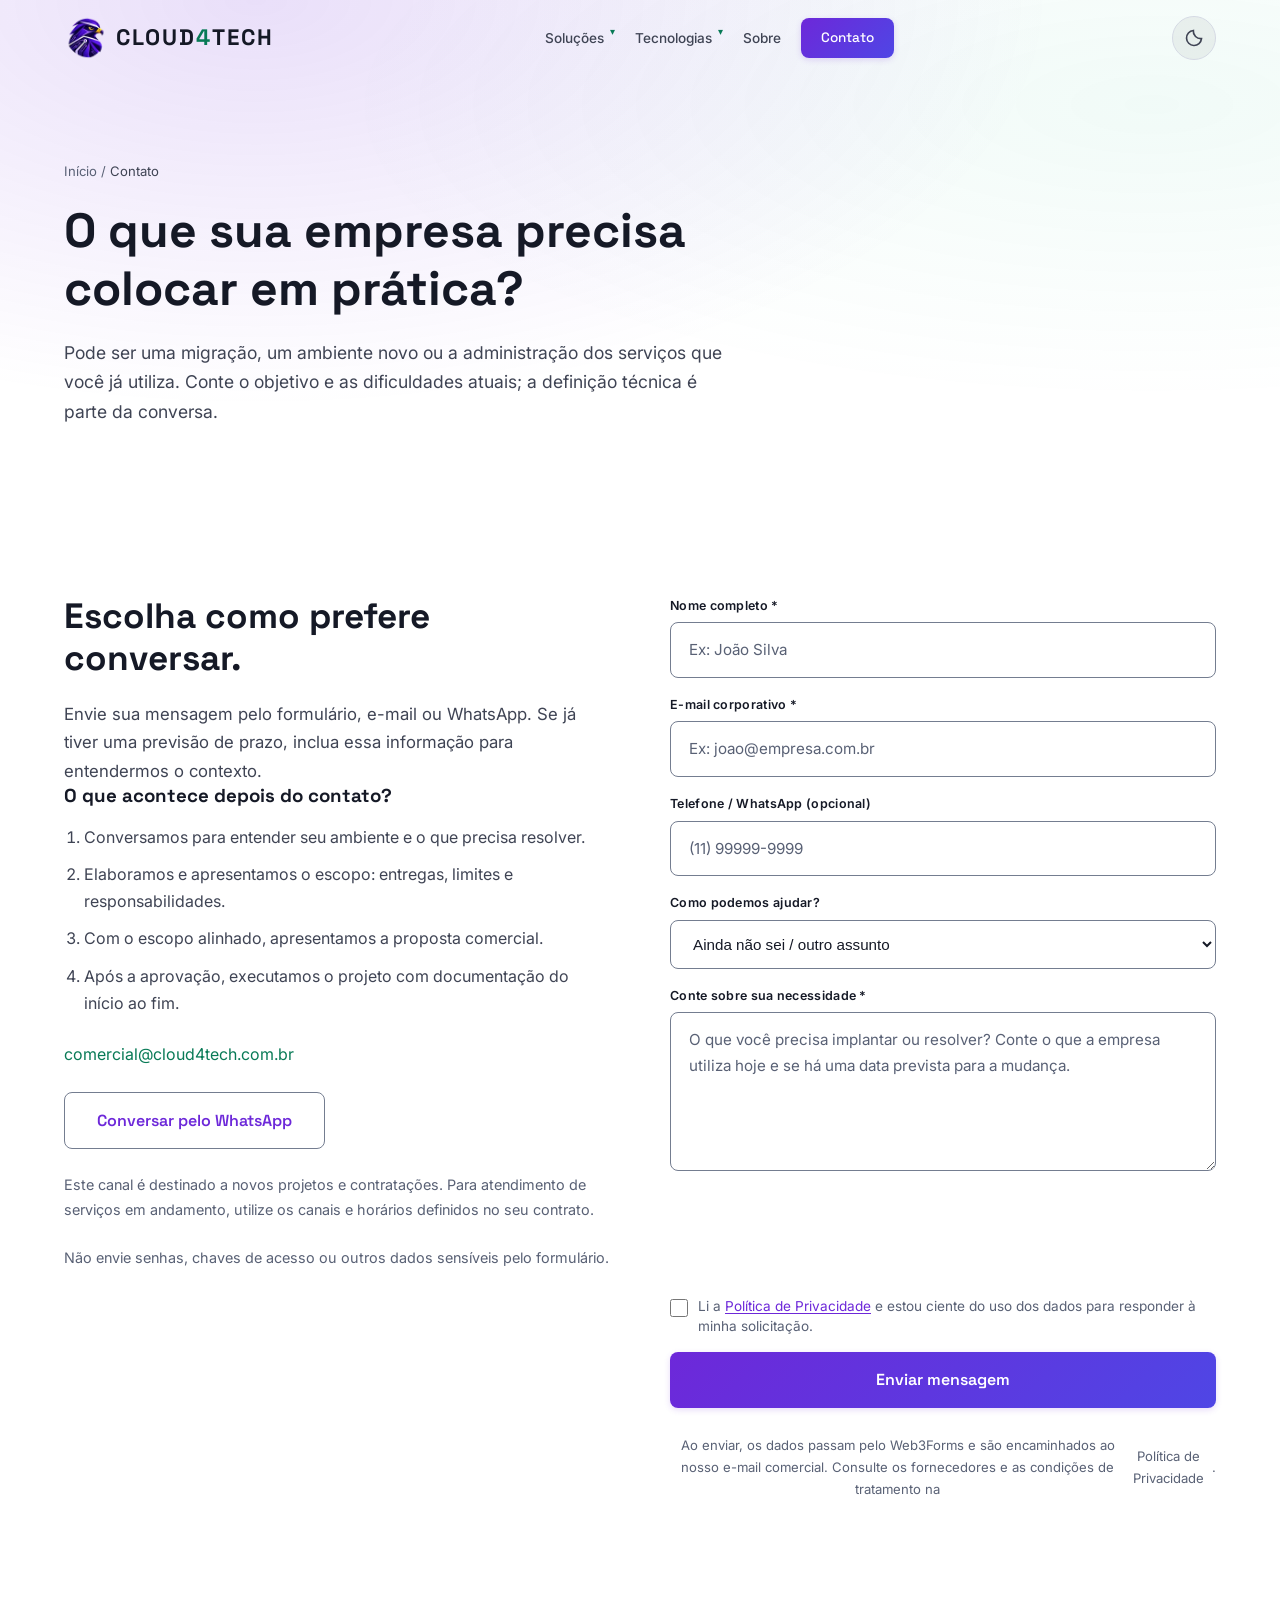
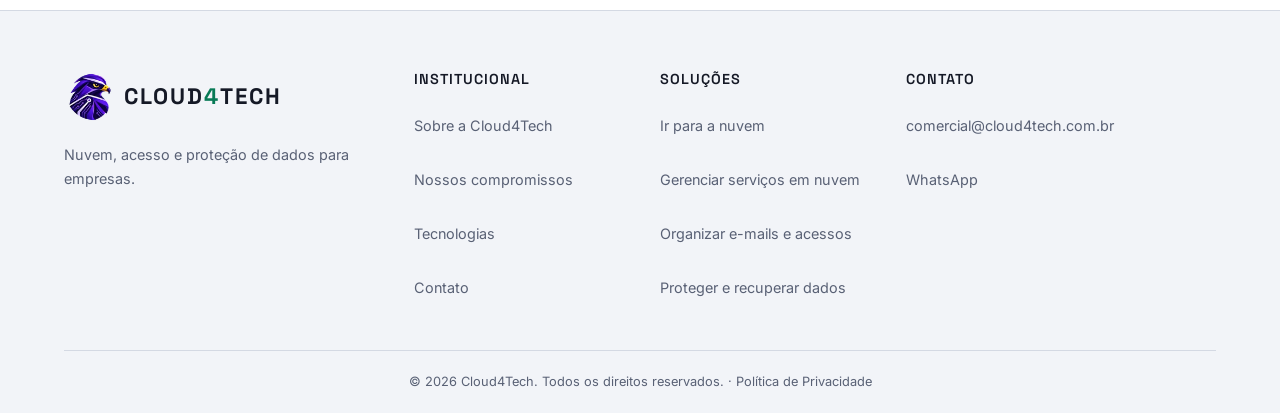
<file: contato.html>
<!DOCTYPE html>
<html lang="pt-BR">
<head>
    <meta charset="UTF-8">
    <meta name="viewport" content="width=device-width, initial-scale=1.0">
    <title>Contato | Cloud4Tech</title>
    <meta name="description" content="Fale com a Cloud4Tech sobre Azure, Microsoft 365, identidades e backup. Envie uma mensagem pelo formulário, e-mail ou WhatsApp.">
    <meta name="robots" content="index, follow, max-image-preview:large">
    <meta name="theme-color" content="#0B0D14" media="(prefers-color-scheme: dark)">
    <meta name="theme-color" content="#F7F8FA" media="(prefers-color-scheme: light)">
    <meta property="og:type" content="website">
    <meta property="og:site_name" content="Cloud4Tech">
    <meta property="og:title" content="Contato | Cloud4Tech">
    <meta property="og:description" content="Fale com a Cloud4Tech sobre Azure, Microsoft 365, identidades e backup. Envie uma mensagem pelo formulário, e-mail ou WhatsApp.">
    <meta property="og:url" content="https://cloud4tech.com.br/contato">
    <meta property="og:locale" content="pt_BR">
    <meta property="og:image" content="https://cloud4tech.com.br/assets/images/og-card-tech.png">
    <meta name="twitter:card" content="summary_large_image">
    <meta name="twitter:title" content="Contato | Cloud4Tech">
    <meta name="twitter:description" content="Fale com a Cloud4Tech sobre Azure, Microsoft 365, identidades e backup. Envie uma mensagem pelo formulário, e-mail ou WhatsApp.">
    <meta name="twitter:image" content="https://cloud4tech.com.br/assets/images/og-card-tech.png">
    <link rel="canonical" href="https://cloud4tech.com.br/contato">
    <link rel="preconnect" href="https://fonts.googleapis.com">
    <link rel="preconnect" href="https://fonts.gstatic.com" crossorigin>
    <link href="https://fonts.googleapis.com/css2?family=Inter:wght@400;500;600&family=Space+Grotesk:wght@600;700;800&display=swap" rel="stylesheet">
    <link rel="icon" href="/assets/images/favicon-tech.ico" type="image/x-icon">
    <link rel="stylesheet" href="/assets/css/styles.css?v=26">
    <script src="/assets/js/theme-init.js?v=2"></script>
    <script src="/assets/js/hcaptcha-bootstrap.js?v=2"></script>
    <script src="https://js.hcaptcha.com/1/api.js?recaptchacompat=off&render=explicit&onload=onHCaptchaLoad" async defer></script>
    <script type="application/ld+json">
    {
      "@context": "https://schema.org",
      "@type": "ContactPage",
      "name": "Contato Cloud4Tech",
      "url": "https://cloud4tech.com.br/contato",
      "about": { "@id": "https://cloud4tech.com.br/#organization" },
      "inLanguage": "pt-BR"
    }
    </script>
</head>
<body>
    <a href="#main" class="skip-link">Ir para o conteúdo</a>
    <nav class="navbar scrolled" id="navbar" aria-label="Navegação principal">
        <div class="container navbar__inner">
            <a href="/" class="navbar__logo" aria-label="Cloud4Tech, início"><img class="brand-symbol" src="/assets/images/falcon-tech-96.webp" srcset="/assets/images/falcon-tech-96.webp 1x, /assets/images/falcon-tech-192.webp 2x" alt="" width="80" height="80" decoding="async"><span class="brand-wordmark"><span class="logo-text">CLOUD</span><span class="logo-accent">4</span><span class="logo-text">TECH</span></span></a>
            <ul class="navbar__links" id="navLinks">
                <li class="nav-dropdown"><a href="/#services" aria-haspopup="true" aria-expanded="false">Soluções</a><div class="nav-dropdown__menu"><a href="/ir-para-nuvem">Ir para a nuvem</a><a href="/cloud-gerenciada">Gerenciar serviços em nuvem</a><a href="/microsoft-365">Organizar e-mails e acessos</a><a href="/acronis">Proteger e recuperar dados</a></div></li>
                <li class="nav-dropdown"><a href="/#partners" aria-haspopup="true" aria-expanded="false">Tecnologias</a><div class="nav-dropdown__menu"><a href="/migracao-azure">Microsoft Azure</a><a href="/microsoft-365">Microsoft 365</a><a href="/intune">Microsoft Intune</a><a href="/oracle-cloud">Oracle Cloud (OCI)</a><a href="/acronis">Acronis Cyber Protect</a></div></li>
                <li><a href="/sobre">Sobre</a></li>
                <li><a href="/contato" class="btn btn--sm btn--primary" aria-current="page">Contato</a></li>
            </ul>
            <button class="theme-toggle" id="themeToggle" aria-label="Alternar tema">
                <svg class="theme-icon theme-icon--dark" width="20" height="20" viewBox="0 0 24 24" fill="none" stroke="currentColor" stroke-width="2" aria-hidden="true"><circle cx="12" cy="12" r="4"/><path d="M12 2v2m0 16v2M2 12h2m16 0h2M5 5l1.5 1.5m11 11L19 19M5 19l1.5-1.5m11-11L19 5"/></svg>
                <svg class="theme-icon theme-icon--light" width="20" height="20" viewBox="0 0 24 24" fill="none" stroke="currentColor" stroke-width="2" aria-hidden="true"><path d="M21 12.8A9 9 0 0 1 11.2 3 9 9 0 1 0 21 12.8Z"/></svg>
            </button>
            <button class="navbar__toggle" id="navToggle" aria-label="Menu" aria-controls="navLinks" aria-expanded="false"><span></span><span></span><span></span></button>
        </div>
    </nav>
    <main id="main">
        <header class="page-hero"><div class="container"><p class="page-hero__breadcrumb"><a href="/">Início</a> / <span>Contato</span></p><h1 class="page-hero__title" id="contactTitle">O que sua empresa precisa colocar em prática?</h1><p class="page-hero__desc" id="contactDescription">Pode ser uma migração, um ambiente novo ou a administração dos serviços que você já utiliza. Conte o objetivo e as dificuldades atuais; a definição técnica é parte da conversa.</p></div></header>
        <section class="section contact-page">
            <div class="container cta__inner">
                <div class="cta__content">
                    <h2 class="cta__title">Escolha como prefere conversar.</h2>
                    <p class="cta__desc">Envie sua mensagem pelo formulário, e-mail ou WhatsApp. Se já tiver uma previsão de prazo, inclua essa informação para entendermos o contexto.</p>
                    <h3>O que acontece depois do contato?</h3>
                    <ol class="contact-steps"><li>Conversamos para entender seu ambiente e o que precisa resolver.</li><li>Elaboramos e apresentamos o escopo: entregas, limites e responsabilidades.</li><li>Com o escopo alinhado, apresentamos a proposta comercial.</li><li>Após a aprovação, executamos o projeto com documentação do início ao fim.</li></ol>
                    <a href="mailto:comercial@cloud4tech.com.br" class="contact-email">comercial@cloud4tech.com.br</a>
                    <a id="contactWhatsapp" href="https://wa.me/5511987839637?text=Ol%C3%A1!%20Vim%20pelo%20site%20Cloud4Tech%20e%20gostaria%20de%20conversar%20sobre%20meu%20ambiente." class="btn btn--outline btn--lg" target="_blank" rel="noopener">Conversar pelo WhatsApp</a>
                    <p class="contact-note">Este canal é destinado a novos projetos e contratações. Para atendimento de serviços em andamento, utilize os canais e horários definidos no seu contrato.</p>
                    <p class="contact-note">Não envie senhas, chaves de acesso ou outros dados sensíveis pelo formulário.</p>
                </div>
                <form class="cta__form" id="contactForm" novalidate>
                    <input type="hidden" name="access_key" value="cff3dc6c-f851-486f-92bd-47d1e7ce6827">
                    <input type="hidden" name="subject" value="Nova mensagem do site Cloud4Tech">
                    <input type="hidden" name="from_name" value="Cloud4Tech Site">
                    <input type="checkbox" name="botcheck" class="hp-field" tabindex="-1" autocomplete="off" aria-hidden="true">
                    <div class="form-group"><label class="form-label" for="field-name">Nome completo *</label><input type="text" name="name" id="field-name" placeholder="Ex: João Silva" required autocomplete="name"></div>
                    <div class="form-group"><label class="form-label" for="field-email">E-mail corporativo *</label><input type="email" name="email" id="field-email" placeholder="Ex: joao@empresa.com.br" required autocomplete="email"></div>
                    <div class="form-group"><label class="form-label" for="field-phone">Telefone / WhatsApp (opcional)</label><input type="tel" name="phone" id="field-phone" placeholder="(11) 99999-9999" class="phone-number" autocomplete="tel"></div>
                    <div class="form-group">
                        <label class="form-label" for="field-topic">Como podemos ajudar?</label>
                        <select name="necessidade" id="field-topic">
                            <option value="">Ainda não sei / outro assunto</option>
                            <option value="Começar ou migrar para a nuvem" data-topic="nuvem">Começar ou migrar para a nuvem</option>
                            <option value="Gerenciar serviços em nuvem" data-topic="gestao">Gerenciar serviços em nuvem</option>
                            <option value="Organizar e-mails, arquivos e acessos" data-topic="microsoft-365">Organizar e-mails, arquivos e acessos</option>
                            <option value="Backup e recuperação de dados" data-topic="backup">Backup e recuperação de dados</option>
                        </select>
                    </div>
                    <div class="form-group"><label class="form-label" for="field-message">Conte sobre sua necessidade *</label><textarea name="message" id="field-message" rows="5" placeholder="O que você precisa implantar ou resolver? Conte o que a empresa utiliza hoje e se há uma data prevista para a mudança." required></textarea></div>
                    <div class="form-group form-group--captcha"><div id="hcaptchaContainer" data-sitekey="50b2fe65-b00b-4b9e-ad62-3ba471098be2"></div></div>
                    <div class="form-group form-group--consent"><label class="consent"><input type="checkbox" name="consent" id="field-consent" required><span>Li a <a href="/privacidade" target="_blank" rel="noopener">Política de Privacidade</a> e estou ciente do uso dos dados para responder à minha solicitação.</span></label></div>
                    <button type="submit" class="btn btn--primary btn--lg btn--full" id="submitBtn"><span class="btn__label">Enviar mensagem</span><span class="btn__spinner" aria-hidden="true"></span></button>
                    <p class="form-trust">Ao enviar, os dados passam pelo Web3Forms e são encaminhados ao nosso e-mail comercial. Consulte os fornecedores e as condições de tratamento na <a href="/privacidade">Política de Privacidade</a>.</p>
                    <p id="formStatus" class="form-status" role="status" aria-live="polite"></p>
                </form>
            </div>
        </section>
    </main>
    <footer class="footer">
        <div class="container footer__inner">
            <div class="footer__brand"><a href="/" class="navbar__logo" aria-label="Cloud4Tech, início"><img class="brand-symbol" src="/assets/images/falcon-tech-96.webp" srcset="/assets/images/falcon-tech-96.webp 1x, /assets/images/falcon-tech-192.webp 2x" alt="" width="80" height="80" decoding="async"><span class="brand-wordmark"><span class="logo-text">CLOUD</span><span class="logo-accent">4</span><span class="logo-text">TECH</span></span></a><p>Nuvem, acesso e proteção de dados para empresas.</p></div>
            <div class="footer__links"><h4>Institucional</h4><ul><li><a href="/sobre">Sobre a Cloud4Tech</a></li><li><a href="/sobre#mission">Nossos compromissos</a></li><li><a href="/#partners">Tecnologias</a></li><li><a href="/contato">Contato</a></li></ul></div>
            <div class="footer__links"><h4>Soluções</h4><ul><li><a href="/ir-para-nuvem">Ir para a nuvem</a></li><li><a href="/cloud-gerenciada">Gerenciar serviços em nuvem</a></li><li><a href="/microsoft-365">Organizar e-mails e acessos</a></li><li><a href="/acronis">Proteger e recuperar dados</a></li></ul></div>
            <div class="footer__links"><h4>Contato</h4><ul><li><a href="mailto:comercial@cloud4tech.com.br">comercial@cloud4tech.com.br</a></li><li><a href="https://wa.me/5511987839637" target="_blank" rel="noopener">WhatsApp</a></li></ul></div>
        </div>
        <div class="container"><div class="footer__bottom"><p>&copy; 2026 Cloud4Tech. Todos os direitos reservados. &middot; <a href="/privacidade">Política de Privacidade</a></p></div></div>
    </footer>
    <script src="/assets/js/main.js?v=19"></script>
</body>
</html>
</file>
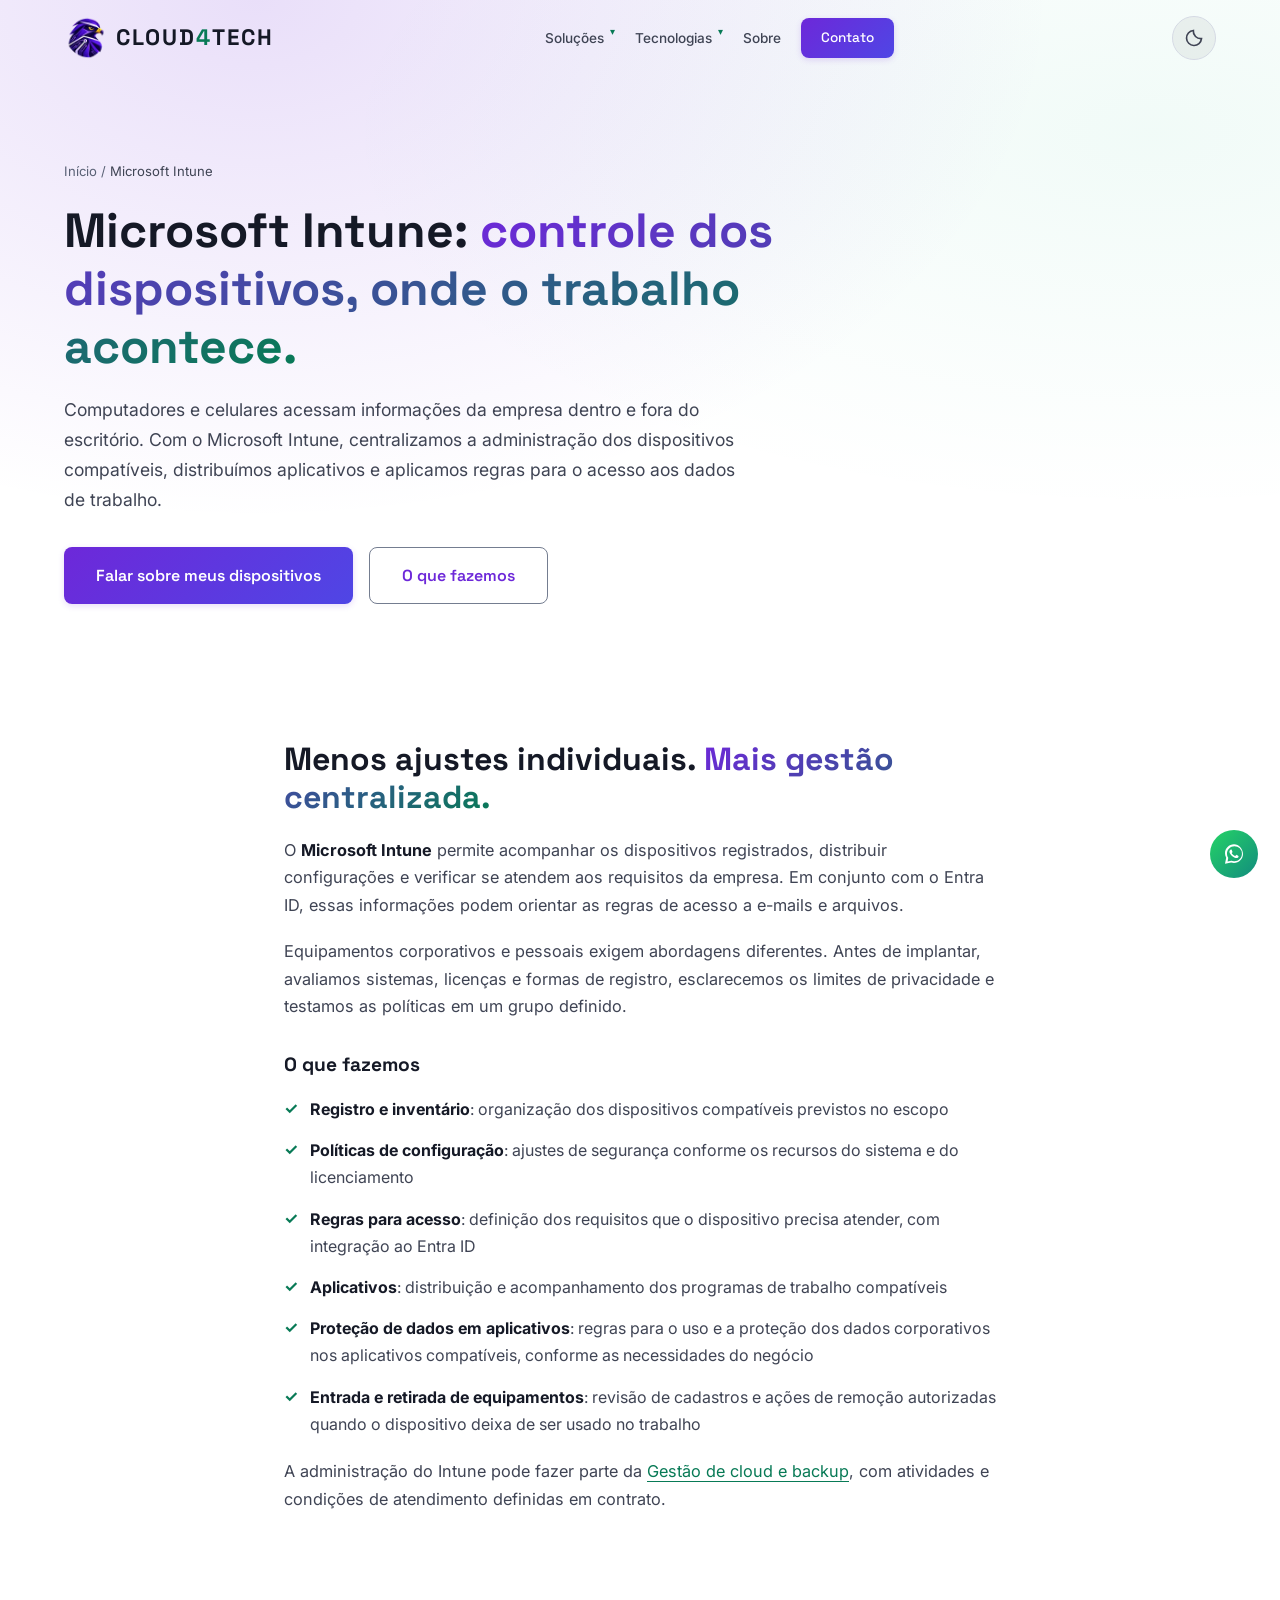
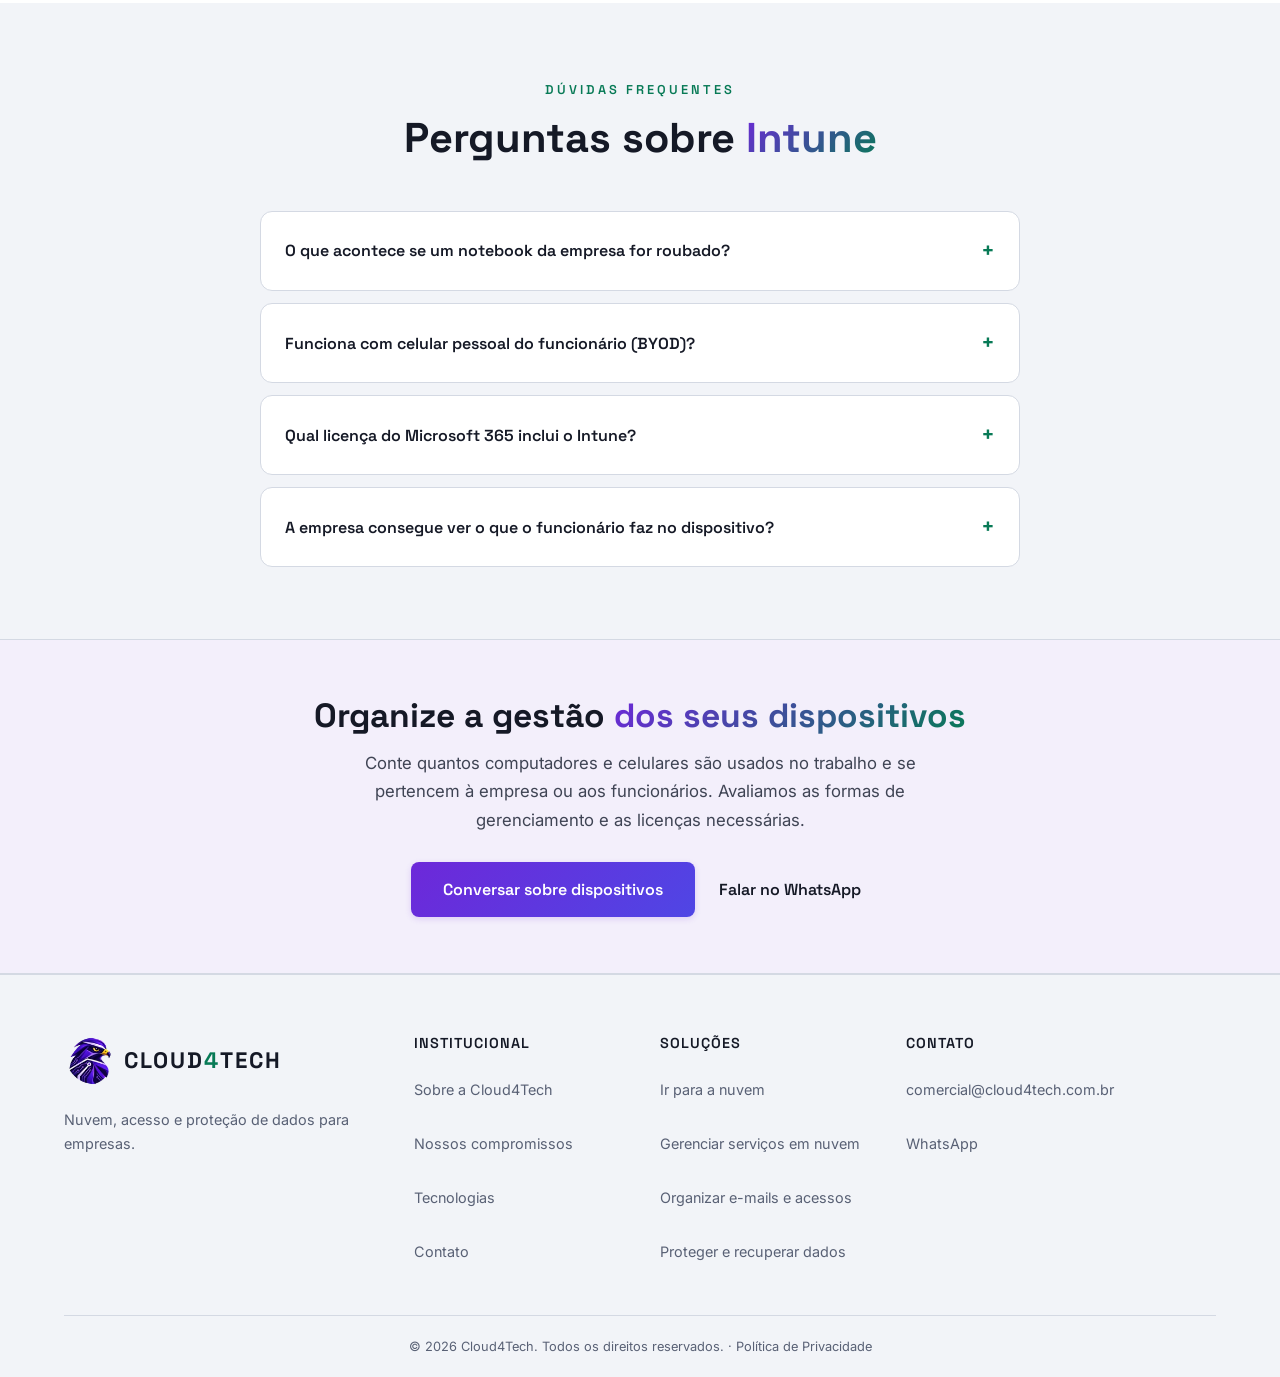
<file: intune.html>
<!DOCTYPE html>
<html lang="pt-BR">
<head>
    <meta charset="UTF-8">
    <meta name="viewport" content="width=device-width, initial-scale=1.0">
    <title>Gestão de Dispositivos com Microsoft Intune | Cloud4Tech</title>
    <meta name="description" content="Gestão de dispositivos e aplicativos com Microsoft Intune. Configure políticas de conformidade e acesso com Entra ID, conforme licenciamento e escopo.">
    <meta name="robots" content="index, follow, max-image-preview:large, max-snippet:-1">
    <meta name="theme-color" content="#0B0D14" media="(prefers-color-scheme: dark)">
    <meta name="theme-color" content="#F7F8FA" media="(prefers-color-scheme: light)">

    <meta property="og:type" content="website">
    <meta property="og:site_name" content="Cloud4Tech">
    <meta property="og:title" content="Gestão de Dispositivos com Microsoft Intune | Cloud4Tech">
    <meta property="og:description" content="Gestão de dispositivos e aplicativos com Microsoft Intune. Configure políticas de conformidade e acesso com Entra ID, conforme licenciamento e escopo.">
    <meta property="og:image" content="https://cloud4tech.com.br/assets/images/og-card-tech.png">
    <meta property="og:url" content="https://cloud4tech.com.br/intune">
    <meta property="og:locale" content="pt_BR">
    <meta name="twitter:card" content="summary_large_image">
    <meta name="twitter:title" content="Gestão de Dispositivos com Microsoft Intune | Cloud4Tech">
    <meta name="twitter:description" content="Gestão de dispositivos e aplicativos com Microsoft Intune. Configure políticas de conformidade e acesso com Entra ID, conforme licenciamento e escopo.">
    <meta name="twitter:image" content="https://cloud4tech.com.br/assets/images/og-card-tech.png">

    <link rel="canonical" href="https://cloud4tech.com.br/intune">
    <link rel="preconnect" href="https://fonts.googleapis.com">
    <link rel="preconnect" href="https://fonts.gstatic.com" crossorigin>
    <link href="https://fonts.googleapis.com/css2?family=Inter:wght@400;500;600&family=Space+Grotesk:wght@600;700;800&display=swap" rel="stylesheet">
    <link rel="icon" href="/assets/images/favicon-tech.ico" type="image/x-icon">
    <link rel="apple-touch-icon" href="/assets/images/falcon-tech.png">
    <link rel="stylesheet" href="/assets/css/styles.css?v=26">
    <script src="/assets/js/theme-init.js?v=2"></script>
    <script type="application/ld+json">
    {
      "@context": "https://schema.org",
      "@graph": [
        {
          "@type": "BreadcrumbList",
          "itemListElement": [
            { "@type": "ListItem", "position": 1, "name": "Início", "item": "https://cloud4tech.com.br/" },
            { "@type": "ListItem", "position": 2, "name": "Microsoft Intune", "item": "https://cloud4tech.com.br/intune" }
          ]
        },
        {
          "@type": "Service",
          "name": "Gestão de Dispositivos com Microsoft Intune",
          "serviceType": "Mobile Device Management",
          "provider": { "@id": "https://cloud4tech.com.br/#organization" },
          "areaServed": "BR",
          "description": "Administração de dispositivos e aplicativos com Microsoft Intune: registro, políticas de configuração, conformidade e integração com acesso condicional, conforme compatibilidade, licenciamento e escopo."
        },
        {
          "@type": "FAQPage",
          "mainEntity": [
            {
              "@type": "Question",
              "name": "O que acontece se um notebook da empresa for roubado?",
              "acceptedAnswer": { "@type": "Answer", "text": "As ações dependem das políticas previamente aplicadas, do sistema e do tipo de registro. É possível avaliar bloqueio de acesso e comandos de remoção de dados, que dependem de comunicação com o dispositivo. Ter Intune não significa que a criptografia esteja habilitada ou que a remoção será imediata." }
            },
            {
              "@type": "Question",
              "name": "Funciona com celular pessoal do funcionário (BYOD)?",
              "acceptedAnswer": { "@type": "Answer", "text": "O Intune oferece opções de proteção de aplicativos e gerenciamento para dispositivos pessoais. A abordagem depende do sistema, dos aplicativos e do tipo de registro. As políticas de privacidade e as ações permitidas devem ser esclarecidas antes da implantação." }
            },
            {
              "@type": "Question",
              "name": "Qual licença do Microsoft 365 inclui o Intune?",
              "acceptedAnswer": { "@type": "Answer", "text": "O Intune Plan 1 está incluído em ofertas como Microsoft 365 Business Premium e Microsoft 365 E3/E5 e também pode ser contratado separadamente. Office 365 E3/E5 não equivale a Microsoft 365 E3/E5. Conferimos o plano e os recursos necessários antes de definir o escopo." }
            },
            {
              "@type": "Question",
              "name": "A empresa consegue ver o que o funcionário faz no dispositivo?",
              "acceptedAnswer": { "@type": "Answer", "text": "O Intune é voltado à gestão de dispositivos e aplicativos, não à leitura de mensagens pessoais ou gravação de tela. A visibilidade administrativa varia conforme o sistema, a propriedade do dispositivo e o tipo de registro. Esses limites devem ser comunicados aos usuários." }
            }
          ]
        }
      ]
    }
    </script>
</head>
<body>
    <!-- ===== NAVBAR ===== -->
    <nav class="navbar scrolled" id="navbar">
        <div class="container navbar__inner">
            <a href="/" class="navbar__logo" aria-label="Cloud4Tech, início"><img class="brand-symbol" src="/assets/images/falcon-tech-96.webp" srcset="/assets/images/falcon-tech-96.webp 1x, /assets/images/falcon-tech-192.webp 2x" alt="" width="80" height="80" decoding="async"><span class="brand-wordmark"><span class="logo-text">CLOUD</span><span class="logo-accent">4</span><span class="logo-text">TECH</span></span></a>
            <ul class="navbar__links" id="navLinks">
                <li class="nav-dropdown"><a href="/#services" aria-haspopup="true" aria-expanded="false">Soluções</a><div class="nav-dropdown__menu"><a href="/ir-para-nuvem">Ir para a nuvem</a><a href="/cloud-gerenciada">Gerenciar serviços em nuvem</a><a href="/microsoft-365">Organizar e-mails e acessos</a><a href="/acronis">Proteger e recuperar dados</a></div></li>
                <li class="nav-dropdown">
                    <a href="/#partners" aria-haspopup="true" aria-expanded="false">Tecnologias</a>
                    <div class="nav-dropdown__menu">
                        <a href="/migracao-azure">Microsoft Azure</a>
                        <a href="/microsoft-365">Microsoft 365</a>
                        <a href="/intune">Microsoft Intune</a>
                        <a href="/oracle-cloud">Oracle Cloud (OCI)</a>
                        <a href="/acronis">Acronis Cyber Protect</a>
                    </div>
                </li>
                <li><a href="/sobre">Sobre</a></li>
                <li><a href="/contato" class="btn btn--sm btn--primary">Contato</a></li>
            </ul>
            <button class="theme-toggle" id="themeToggle" aria-label="Alternar tema">
                <svg class="theme-icon theme-icon--dark" width="20" height="20" viewBox="0 0 24 24" fill="none" stroke="currentColor" stroke-width="2" aria-hidden="true"><circle cx="12" cy="12" r="4"/><path d="M12 2v2m0 16v2M2 12h2m16 0h2M5 5l1.5 1.5m11 11L19 19M5 19l1.5-1.5m11-11L19 5"/></svg>
                <svg class="theme-icon theme-icon--light" width="20" height="20" viewBox="0 0 24 24" fill="none" stroke="currentColor" stroke-width="2" aria-hidden="true"><path d="M21 12.8A9 9 0 0 1 11.2 3 9 9 0 1 0 21 12.8Z"/></svg>
            </button>
            <button class="navbar__toggle" id="navToggle" aria-label="Menu">
                <span></span><span></span><span></span>
            </button>
        </div>
    </nav>

    <!-- ===== PAGE HERO ===== -->
    <header class="page-hero">
        <div class="container">
            <p class="page-hero__breadcrumb"><a href="/">Início</a> / <span>Microsoft Intune</span></p>
            <h1 class="page-hero__title">Microsoft Intune: <span class="gradient-text">controle dos dispositivos, onde o trabalho acontece.</span></h1>
            <p class="page-hero__desc">
                Computadores e celulares acessam informações da empresa dentro e fora do escritório. Com o Microsoft Intune, centralizamos a administração dos dispositivos compatíveis, distribuímos aplicativos e aplicamos regras para o acesso aos dados de trabalho.
            </p>
            <div class="page-hero__actions">
                <a href="/contato?assunto=microsoft-365" class="btn btn--primary btn--lg">Falar sobre meus dispositivos</a>
                <a href="#o-que-fazemos" class="btn btn--outline btn--lg">O que fazemos</a>
            </div>
        </div>
    </header>

    <!-- ===== CONTEÚDO ===== -->
    <section class="section" id="o-que-fazemos">
        <div class="container prose">
            <h2>Menos ajustes individuais. <span class="gradient-text">Mais gestão centralizada.</span></h2>
            <p>
                O <strong>Microsoft Intune</strong> permite acompanhar os dispositivos registrados, distribuir configurações e verificar se atendem aos requisitos da empresa. Em conjunto com o Entra ID, essas informações podem orientar as regras de acesso a e-mails e arquivos.
            </p>
            <p>
                Equipamentos corporativos e pessoais exigem abordagens diferentes. Antes de implantar, avaliamos sistemas, licenças e formas de registro, esclarecemos os limites de privacidade e testamos as políticas em um grupo definido.
            </p>
            <h3>O que fazemos</h3>
            <ul class="check-list">
                <li><strong>Registro e inventário</strong>: organização dos dispositivos compatíveis previstos no escopo</li>
                <li><strong>Políticas de configuração</strong>: ajustes de segurança conforme os recursos do sistema e do licenciamento</li>
                <li><strong>Regras para acesso</strong>: definição dos requisitos que o dispositivo precisa atender, com integração ao Entra ID</li>
                <li><strong>Aplicativos</strong>: distribuição e acompanhamento dos programas de trabalho compatíveis</li>
                <li><strong>Proteção de dados em aplicativos</strong>: regras para o uso e a proteção dos dados corporativos nos aplicativos compatíveis, conforme as necessidades do negócio</li>
                <li><strong>Entrada e retirada de equipamentos</strong>: revisão de cadastros e ações de remoção autorizadas quando o dispositivo deixa de ser usado no trabalho</li>
            </ul>
            <p>
                A administração do Intune pode fazer parte da <a href="/cloud-gerenciada">Gestão de cloud e backup</a>, com atividades e condições de atendimento definidas em contrato.
            </p>
        </div>
    </section>

    <!-- ===== FAQ ===== -->
    <section class="section" style="background: var(--c-bg-alt);">
        <div class="container">
            <div class="section__header">
                <span class="section__tag">Dúvidas Frequentes</span>
                <h2 class="section__title">Perguntas sobre <span class="gradient-text">Intune</span></h2>
            </div>
            <div class="faq">
                <details>
                    <summary>O que acontece se um notebook da empresa for roubado?</summary>
                    <p>As ações dependem das políticas previamente aplicadas, do sistema e do tipo de registro. É possível avaliar bloqueio de acesso e comandos de remoção de dados, que dependem de comunicação com o dispositivo. Ter Intune não significa que a criptografia esteja habilitada ou que a remoção será imediata.</p>
                </details>
                <details>
                    <summary>Funciona com celular pessoal do funcionário (BYOD)?</summary>
                    <p>O Intune oferece opções de proteção de aplicativos e gerenciamento para dispositivos pessoais. A abordagem depende do sistema, dos aplicativos e do tipo de registro. As políticas de privacidade e as ações permitidas devem ser esclarecidas antes da implantação.</p>
                </details>
                <details>
                    <summary>Qual licença do Microsoft 365 inclui o Intune?</summary>
                    <p>O Intune Plan 1 está incluído em ofertas como Microsoft 365 Business Premium e Microsoft 365 E3/E5 e também pode ser contratado separadamente. Office 365 E3/E5 não equivale a Microsoft 365 E3/E5. Conferimos o plano e os recursos necessários antes de definir o escopo.</p>
                </details>
                <details>
                    <summary>A empresa consegue ver o que o funcionário faz no dispositivo?</summary>
                    <p>O Intune é voltado à gestão de dispositivos e aplicativos, não à leitura de mensagens pessoais ou gravação de tela. A visibilidade administrativa varia conforme o sistema, a propriedade do dispositivo e o tipo de registro. Esses limites devem ser comunicados aos usuários.</p>
                </details>
            </div>
        </div>
    </section>

    <!-- ===== CTA BAND ===== -->
    <section class="cta-band">
        <div class="container">
            <h2>Organize a gestão <span class="gradient-text">dos seus dispositivos</span></h2>
            <p>Conte quantos computadores e celulares são usados no trabalho e se pertencem à empresa ou aos funcionários. Avaliamos as formas de gerenciamento e as licenças necessárias.</p>
            <div class="cta-band__actions">
                <a href="/contato?assunto=microsoft-365" class="btn btn--primary btn--lg">Conversar sobre dispositivos</a>
                <a href="https://wa.me/5511987839637?text=Ol%C3%A1!%20Quero%20saber%20mais%20sobre%20gest%C3%A3o%20de%20dispositivos%20com%20Intune."
                   class="btn btn--text btn--lg" target="_blank" rel="noopener">Falar no WhatsApp</a>
            </div>
        </div>
    </section>

    <!-- ===== FOOTER ===== -->
    <footer class="footer">
        <div class="container footer__inner">
            <div class="footer__brand">
                <a href="/" class="navbar__logo" aria-label="Cloud4Tech, início"><img class="brand-symbol" src="/assets/images/falcon-tech-96.webp" srcset="/assets/images/falcon-tech-96.webp 1x, /assets/images/falcon-tech-192.webp 2x" alt="" width="80" height="80" decoding="async"><span class="brand-wordmark"><span class="logo-text">CLOUD</span><span class="logo-accent">4</span><span class="logo-text">TECH</span></span></a>
                <p>Nuvem, acesso e proteção de dados para empresas.</p>
            </div>
            <div class="footer__links">
                <h4>Institucional</h4>
                <ul>
                    <li><a href="/sobre">Sobre a Cloud4Tech</a></li>
                    <li><a href="/sobre#mission">Nossos compromissos</a></li>
                    <li><a href="/#partners">Tecnologias</a></li>
                    <li><a href="/contato">Contato</a></li>
                </ul>
            </div>
            <div class="footer__links">
                <h4>Soluções</h4>
                <ul><li><a href="/ir-para-nuvem">Ir para a nuvem</a></li><li><a href="/cloud-gerenciada">Gerenciar serviços em nuvem</a></li><li><a href="/microsoft-365">Organizar e-mails e acessos</a></li><li><a href="/acronis">Proteger e recuperar dados</a></li></ul>
            </div>
            <div class="footer__links">
                <h4>Contato</h4>
                <ul>
                    <li><a href="mailto:comercial@cloud4tech.com.br">comercial@cloud4tech.com.br</a></li>
                    <li><a href="https://wa.me/5511987839637" target="_blank" rel="noopener">WhatsApp</a></li>
                </ul>
            </div>
        </div>
        <div class="container">
            <div class="footer__bottom">
                <p>&copy; 2026 Cloud4Tech. Todos os direitos reservados. &middot; <a href="/privacidade">Política de Privacidade</a></p>
            </div>
        </div>
    </footer>

    <a href="https://wa.me/5511987839637?text=Ol%C3%A1!%20Vim%20pelo%20site%20Cloud4Tech%20e%20gostaria%20de%20mais%20informa%C3%A7%C3%B5es."
       class="wa-float" target="_blank" rel="noopener" aria-label="Falar no WhatsApp">
        <svg viewBox="0 0 32 32" width="28" height="28" aria-hidden="true">
            <path fill="currentColor" d="M16.003 3C9.376 3 4 8.376 4 15.003c0 2.117.555 4.184 1.61 6.005L4 29l8.184-1.564a12.01 12.01 0 0 0 3.819.622h.005C22.628 28.058 28 22.682 28 16.055 28 9.428 22.628 3 16.003 3zm0 22.66h-.004a9.97 9.97 0 0 1-3.452-.638l-.247-.093-4.86.929.91-4.74-.16-.246a9.95 9.95 0 0 1-1.55-5.336c0-5.5 4.475-9.974 9.974-9.974 2.665 0 5.17 1.038 7.053 2.922a9.91 9.91 0 0 1 2.92 7.05c0 5.5-4.474 9.973-9.974 9.973zm5.47-7.477c-.3-.15-1.772-.873-2.046-.972-.275-.1-.475-.15-.674.15-.2.3-.774.972-.95 1.171-.174.2-.349.225-.648.075-.3-.15-1.265-.466-2.41-1.486-.89-.793-1.49-1.773-1.665-2.072-.175-.3-.018-.462.131-.611.135-.135.3-.349.45-.524.15-.175.2-.3.3-.499.1-.2.05-.374-.025-.524-.075-.15-.674-1.624-.924-2.224-.244-.583-.491-.504-.674-.514l-.574-.01a1.1 1.1 0 0 0-.799.374c-.274.3-1.049 1.025-1.049 2.499s1.074 2.898 1.224 3.099c.15.2 2.114 3.227 5.119 4.527.715.308 1.273.493 1.708.632.717.228 1.37.196 1.886.119.575-.086 1.772-.724 2.022-1.424.25-.7.25-1.299.175-1.424-.075-.124-.275-.2-.575-.349z"/>
        </svg>
        <span class="wa-float__pulse" aria-hidden="true"></span>
    </a>

    <script src="/assets/js/main.js?v=19"></script>
</body>
</html>
</file>
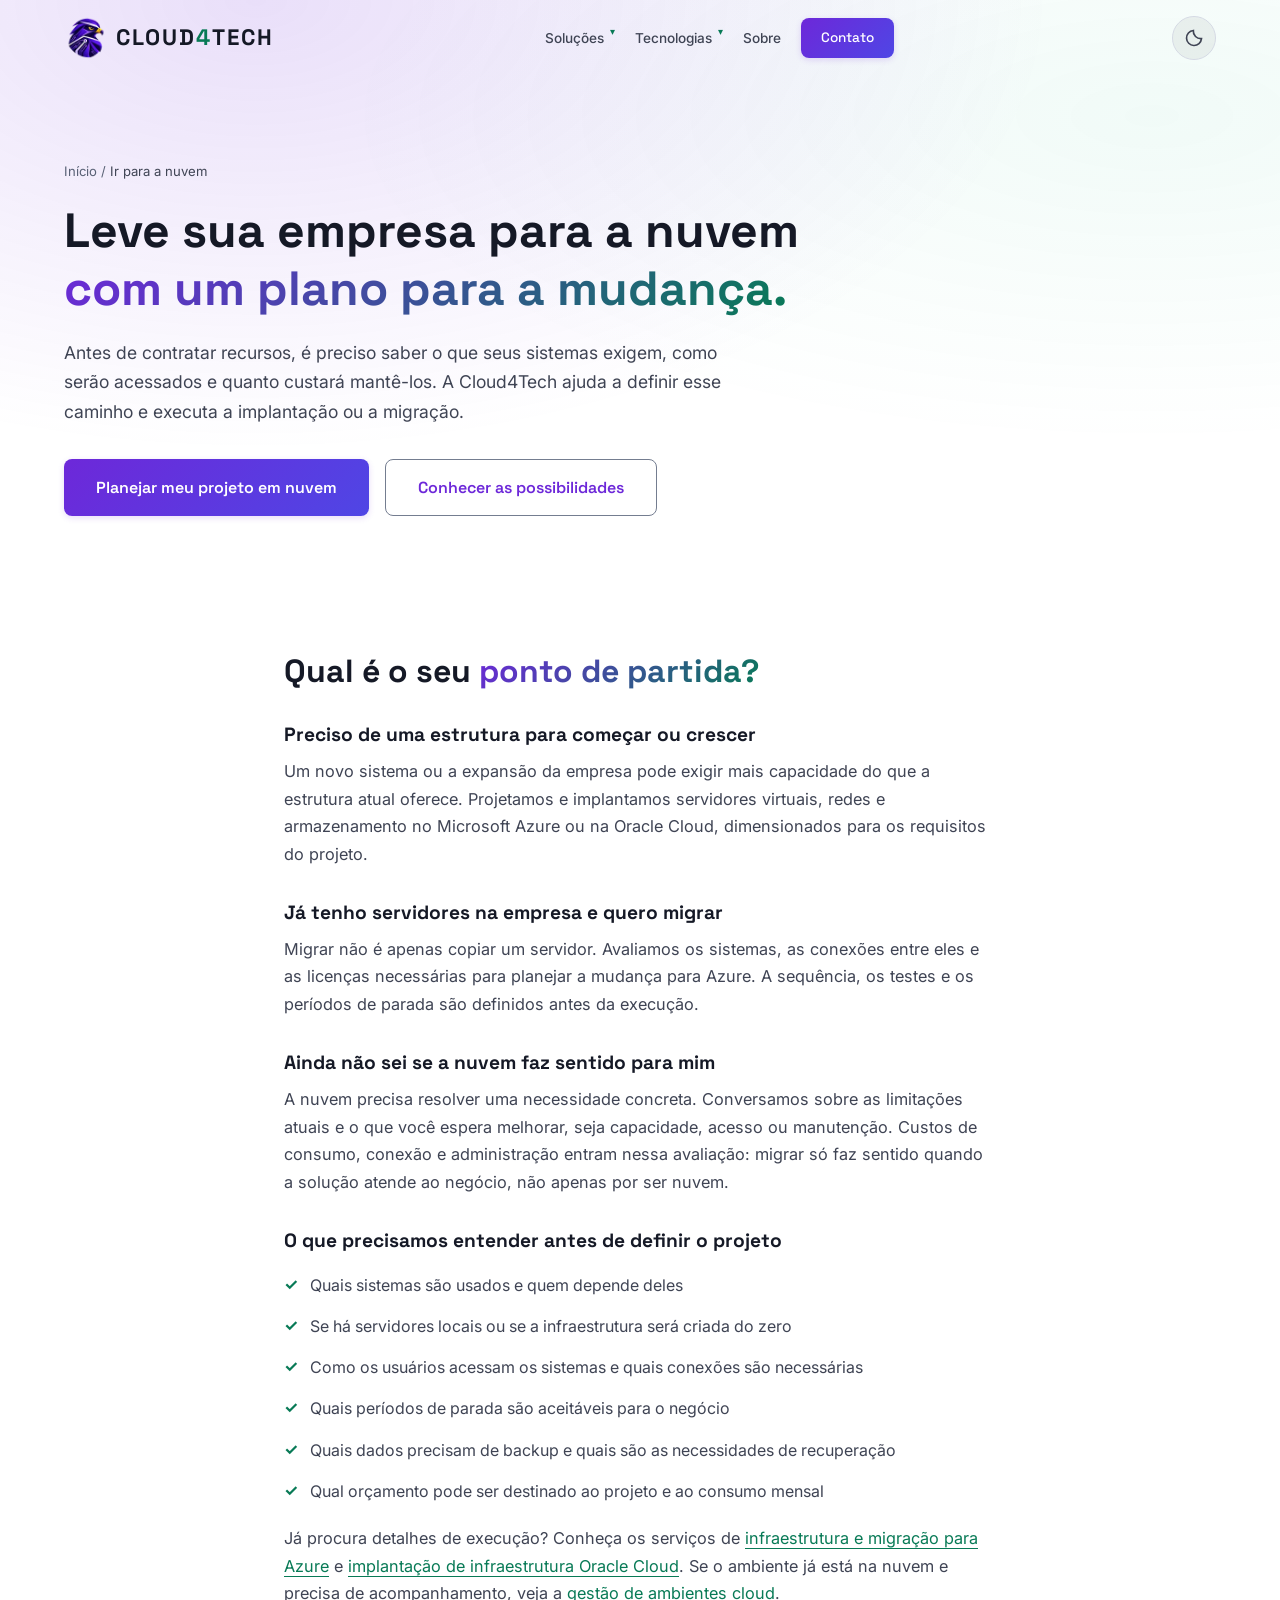
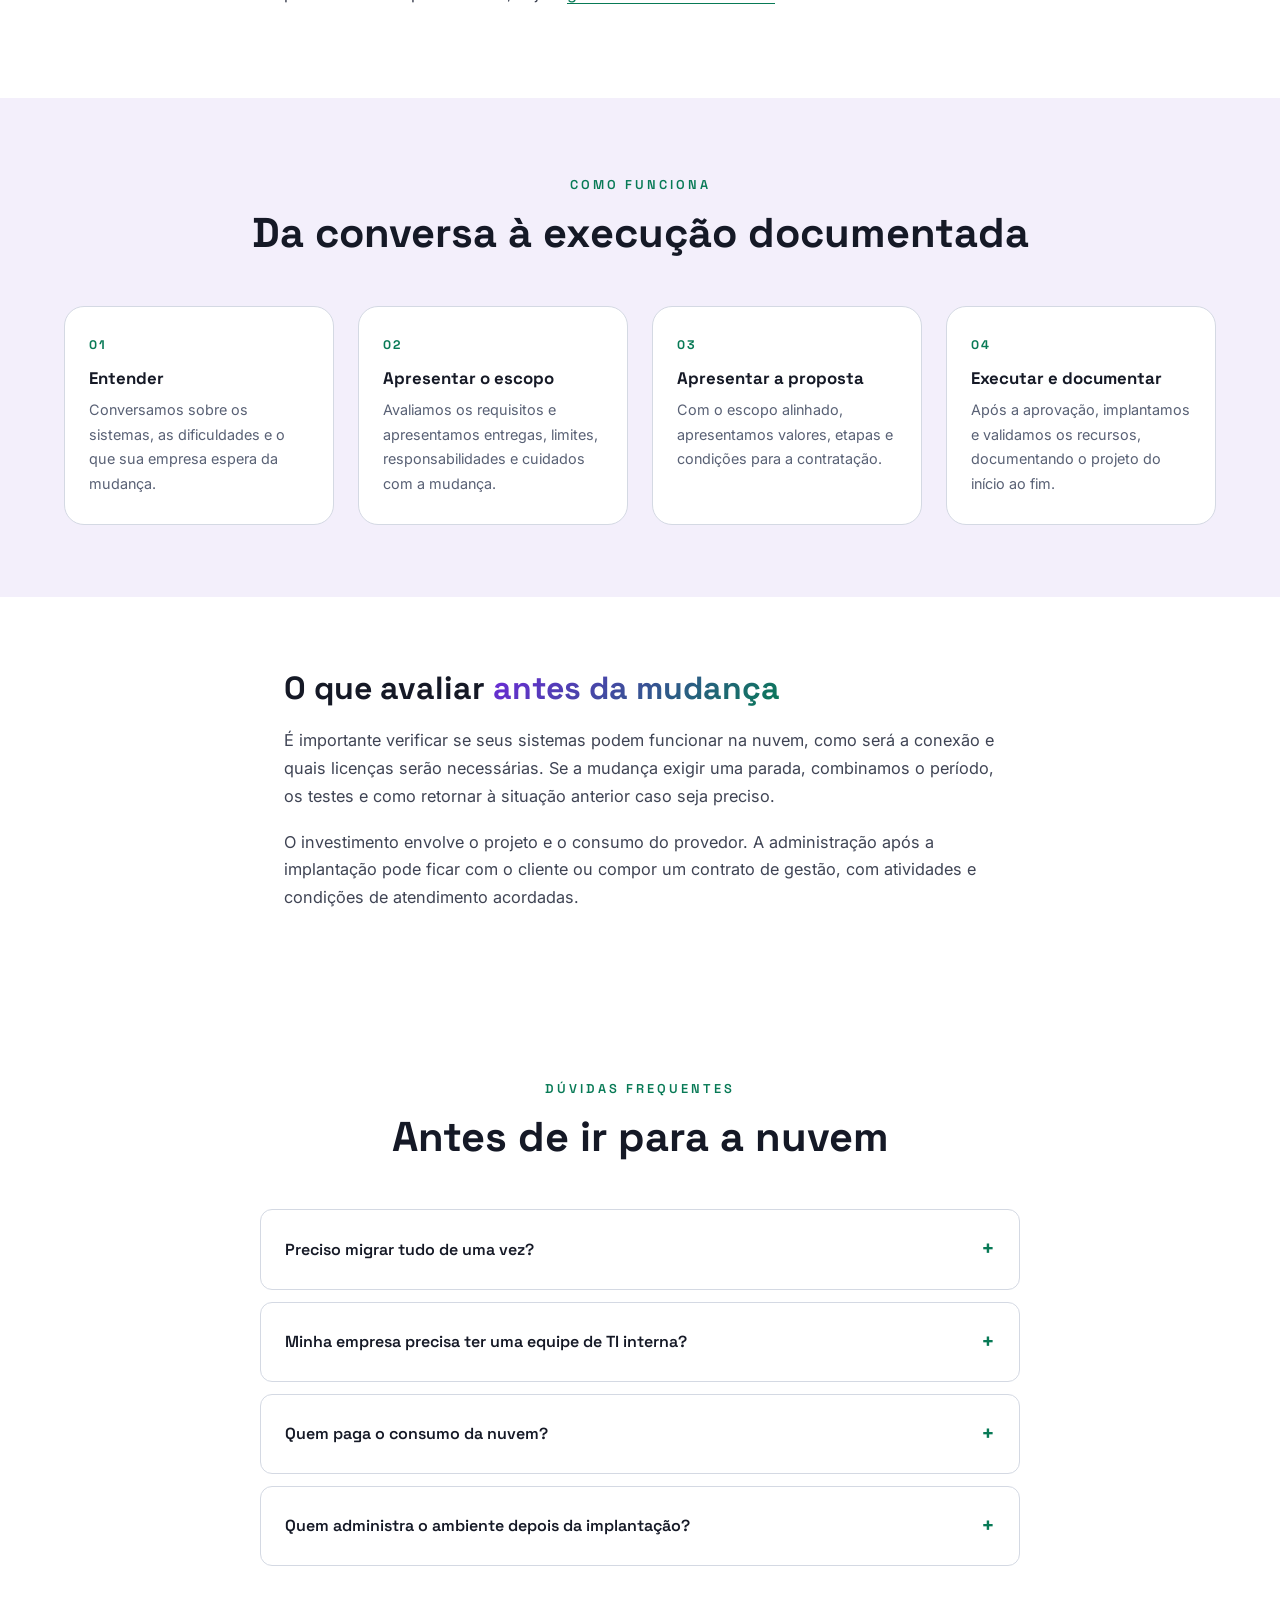
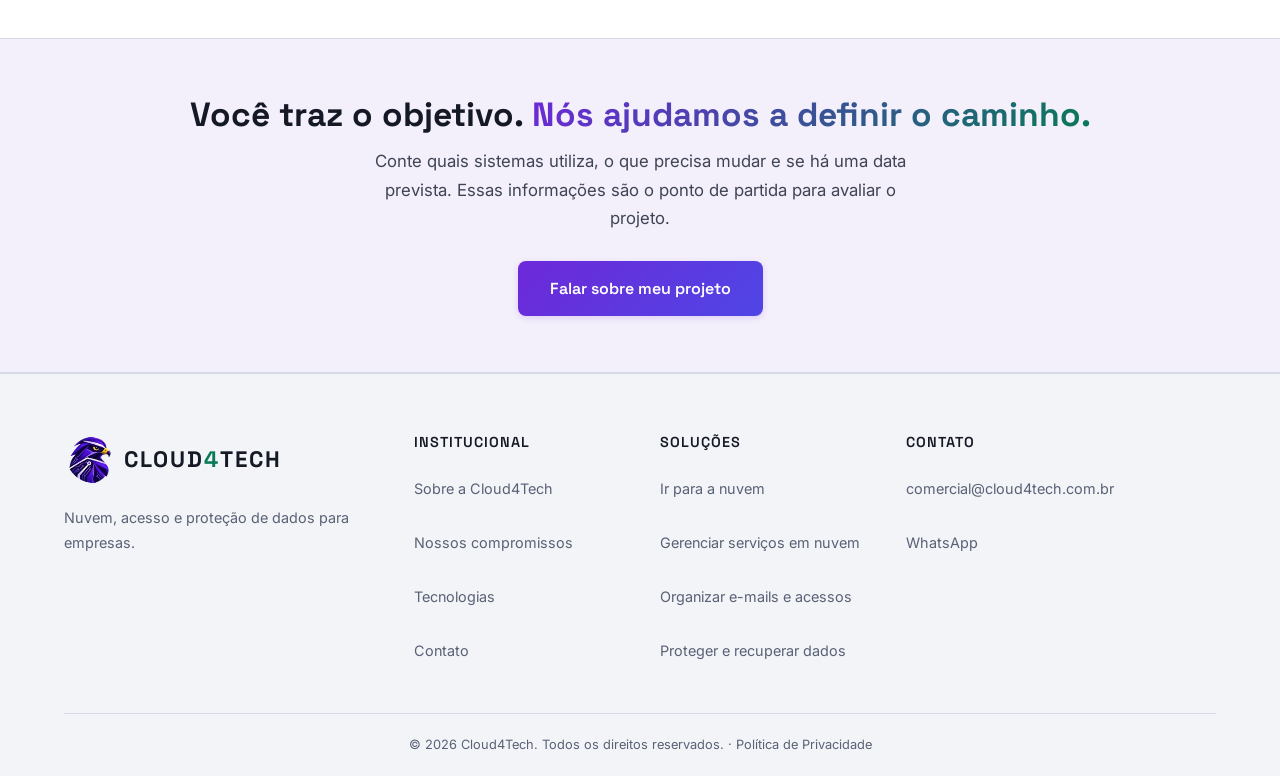
<file: ir-para-nuvem.html>
<!DOCTYPE html>
<html lang="pt-BR">
<head>
    <meta charset="UTF-8">
    <meta name="viewport" content="width=device-width, initial-scale=1.0">
    <title>Infraestrutura em Nuvem e Migração de Servidores | Cloud4Tech</title>
    <meta name="description" content="Entenda como levar sua empresa para a nuvem: infraestrutura nova no Azure ou OCI e migração de servidores para Azure. Conheça etapas, custos e cuidados.">
    <meta name="robots" content="index, follow, max-image-preview:large">
    <meta name="theme-color" content="#0B0D14" media="(prefers-color-scheme: dark)">
    <meta name="theme-color" content="#F7F8FA" media="(prefers-color-scheme: light)">
    <meta property="og:type" content="website">
    <meta property="og:site_name" content="Cloud4Tech">
    <meta property="og:title" content="Infraestrutura em Nuvem e Migração de Servidores | Cloud4Tech">
    <meta property="og:description" content="Entenda como levar sua empresa para a nuvem: infraestrutura nova no Azure ou OCI e migração de servidores para Azure. Conheça etapas, custos e cuidados.">
    <meta property="og:url" content="https://cloud4tech.com.br/ir-para-nuvem">
    <meta property="og:locale" content="pt_BR">
    <meta property="og:image" content="https://cloud4tech.com.br/assets/images/og-card-tech.png">
    <meta name="twitter:card" content="summary_large_image">
    <meta name="twitter:title" content="Infraestrutura em Nuvem e Migração de Servidores | Cloud4Tech">
    <meta name="twitter:description" content="Entenda como levar sua empresa para a nuvem: infraestrutura nova no Azure ou OCI e migração de servidores para Azure. Conheça etapas, custos e cuidados.">
    <meta name="twitter:image" content="https://cloud4tech.com.br/assets/images/og-card-tech.png">
    <link rel="canonical" href="https://cloud4tech.com.br/ir-para-nuvem">
    <link rel="preconnect" href="https://fonts.googleapis.com">
    <link rel="preconnect" href="https://fonts.gstatic.com" crossorigin>
    <link href="https://fonts.googleapis.com/css2?family=Inter:wght@400;500;600&family=Space+Grotesk:wght@600;700;800&display=swap" rel="stylesheet">
    <link rel="icon" href="/assets/images/favicon-tech.ico" type="image/x-icon">
    <link rel="stylesheet" href="/assets/css/styles.css?v=26">
    <script src="/assets/js/theme-init.js?v=2"></script>
    <script type="application/ld+json">
    {
      "@context": "https://schema.org",
      "@graph": [
        { "@type": "BreadcrumbList", "itemListElement": [
          { "@type": "ListItem", "position": 1, "name": "Início", "item": "https://cloud4tech.com.br/" },
          { "@type": "ListItem", "position": 2, "name": "Ir para a nuvem", "item": "https://cloud4tech.com.br/ir-para-nuvem" }
        ] },
        { "@type": "Service", "name": "Planejamento e implantação de infraestrutura em nuvem",
          "serviceType": "Cloud Infrastructure and Migration",
          "provider": { "@id": "https://cloud4tech.com.br/#organization" }, "areaServed": "BR",
          "description": "Criação de infraestrutura no Azure e OCI e migração de servidores locais para Azure, com avaliação de compatibilidade, dependências e escopo antes da execução."
        },
        { "@type": "FAQPage", "mainEntity": [
          { "@type": "Question", "name": "Preciso migrar tudo de uma vez?",
            "acceptedAnswer": { "@type": "Answer", "text": "Não necessariamente. Após avaliar os servidores e as dependências dos sistemas, podemos planejar a migração por etapas. Alguns recursos também podem permanecer no ambiente local, conforme as necessidades da empresa. A sequência e as possíveis janelas de indisponibilidade são alinhadas antes da execução." } },
          { "@type": "Question", "name": "Minha empresa precisa ter uma equipe de TI interna?",
            "acceptedAnswer": { "@type": "Answer", "text": "Não é um requisito para iniciar a conversa. Precisamos de um responsável da empresa para fornecer informações, aprovar decisões e acompanhar as validações. As responsabilidades técnicas da Cloud4Tech e do cliente são definidas no escopo." } },
          { "@type": "Question", "name": "Quem paga o consumo da nuvem?",
            "acceptedAnswer": { "@type": "Answer", "text": "A proposta distingue o valor dos serviços da Cloud4Tech dos custos de utilização da nuvem e das licenças necessárias. Antes da contratação, esclarecemos como será feita a cobrança de cada item. O consumo pode variar conforme os recursos utilizados e as condições do provedor." } },
          { "@type": "Question", "name": "Quem administra o ambiente depois da implantação?",
            "acceptedAnswer": { "@type": "Answer", "text": "A administração pode ficar com o cliente ou ser contratada com a Cloud4Tech. Quando houver gestão recorrente, definimos as atividades, a periodicidade e as condições de atendimento. A entrega do projeto inclui a documentação prevista no escopo." } }
        ] }
      ]
    }
    </script>
</head>
<body>
    <a href="#main" class="skip-link">Ir para o conteúdo</a>
    <nav class="navbar scrolled" id="navbar" aria-label="Navegação principal">
        <div class="container navbar__inner">
            <a href="/" class="navbar__logo" aria-label="Cloud4Tech, início"><img class="brand-symbol" src="/assets/images/falcon-tech-96.webp" srcset="/assets/images/falcon-tech-96.webp 1x, /assets/images/falcon-tech-192.webp 2x" alt="" width="80" height="80" decoding="async"><span class="brand-wordmark"><span class="logo-text">CLOUD</span><span class="logo-accent">4</span><span class="logo-text">TECH</span></span></a>
            <ul class="navbar__links" id="navLinks">
                <li class="nav-dropdown"><a href="/#services" aria-haspopup="true" aria-expanded="false">Soluções</a><div class="nav-dropdown__menu"><a href="/ir-para-nuvem">Ir para a nuvem</a><a href="/cloud-gerenciada">Gerenciar serviços em nuvem</a><a href="/microsoft-365">Organizar e-mails e acessos</a><a href="/acronis">Proteger e recuperar dados</a></div></li>
                <li class="nav-dropdown"><a href="/#partners" aria-haspopup="true" aria-expanded="false">Tecnologias</a><div class="nav-dropdown__menu"><a href="/migracao-azure">Microsoft Azure</a><a href="/microsoft-365">Microsoft 365</a><a href="/intune">Microsoft Intune</a><a href="/oracle-cloud">Oracle Cloud (OCI)</a><a href="/acronis">Acronis Cyber Protect</a></div></li>
                <li><a href="/sobre">Sobre</a></li>
                <li><a href="/contato" class="btn btn--sm btn--primary">Contato</a></li>
            </ul>
            <button class="theme-toggle" id="themeToggle" aria-label="Alternar tema">
                <svg class="theme-icon theme-icon--dark" width="20" height="20" viewBox="0 0 24 24" fill="none" stroke="currentColor" stroke-width="2" aria-hidden="true"><circle cx="12" cy="12" r="4"/><path d="M12 2v2m0 16v2M2 12h2m16 0h2M5 5l1.5 1.5m11 11L19 19M5 19l1.5-1.5m11-11L19 5"/></svg>
                <svg class="theme-icon theme-icon--light" width="20" height="20" viewBox="0 0 24 24" fill="none" stroke="currentColor" stroke-width="2" aria-hidden="true"><path d="M21 12.8A9 9 0 0 1 11.2 3 9 9 0 1 0 21 12.8Z"/></svg>
            </button>
            <button class="navbar__toggle" id="navToggle" aria-label="Menu" aria-controls="navLinks" aria-expanded="false"><span></span><span></span><span></span></button>
        </div>
    </nav>
    <main id="main">
        <header class="page-hero">
            <div class="container">
                <p class="page-hero__breadcrumb"><a href="/">Início</a> / <span>Ir para a nuvem</span></p>
                <h1 class="page-hero__title">Leve sua empresa para a nuvem <span class="gradient-text">com um plano para a mudança.</span></h1>
                <p class="page-hero__desc">Antes de contratar recursos, é preciso saber o que seus sistemas exigem, como serão acessados e quanto custará mantê-los. A Cloud4Tech ajuda a definir esse caminho e executa a implantação ou a migração.</p>
                <div class="page-hero__actions"><a href="/contato?assunto=nuvem" class="btn btn--primary btn--lg">Planejar meu projeto em nuvem</a><a href="#caminhos" class="btn btn--outline btn--lg">Conhecer as possibilidades</a></div>
            </div>
        </header>
        <section class="section" id="caminhos">
            <div class="container prose">
                <h2>Qual é o seu <span class="gradient-text">ponto de partida?</span></h2>
                <h3>Preciso de uma estrutura para começar ou crescer</h3>
                <p>Um novo sistema ou a expansão da empresa pode exigir mais capacidade do que a estrutura atual oferece. Projetamos e implantamos servidores virtuais, redes e armazenamento no Microsoft Azure ou na Oracle Cloud, dimensionados para os requisitos do projeto.</p>
                <h3>Já tenho servidores na empresa e quero migrar</h3>
                <p>Migrar não é apenas copiar um servidor. Avaliamos os sistemas, as conexões entre eles e as licenças necessárias para planejar a mudança para Azure. A sequência, os testes e os períodos de parada são definidos antes da execução.</p>
                <h3>Ainda não sei se a nuvem faz sentido para mim</h3>
                <p>A nuvem precisa resolver uma necessidade concreta. Conversamos sobre as limitações atuais e o que você espera melhorar, seja capacidade, acesso ou manutenção. Custos de consumo, conexão e administração entram nessa avaliação: migrar só faz sentido quando a solução atende ao negócio, não apenas por ser nuvem.</p>
                <h3>O que precisamos entender antes de definir o projeto</h3>
                <ul class="check-list"><li>Quais sistemas são usados e quem depende deles</li><li>Se há servidores locais ou se a infraestrutura será criada do zero</li><li>Como os usuários acessam os sistemas e quais conexões são necessárias</li><li>Quais períodos de parada são aceitáveis para o negócio</li><li>Quais dados precisam de backup e quais são as necessidades de recuperação</li><li>Qual orçamento pode ser destinado ao projeto e ao consumo mensal</li></ul>
                <p>Já procura detalhes de execução? Conheça os serviços de <a href="/migracao-azure">infraestrutura e migração para Azure</a> e <a href="/oracle-cloud">implantação de infraestrutura Oracle Cloud</a>. Se o ambiente já está na nuvem e precisa de acompanhamento, veja a <a href="/cloud-gerenciada">gestão de ambientes cloud</a>.</p>
            </div>
        </section>
        <section class="section contact-summary" id="etapas">
            <div class="container">
                <div class="section__header"><span class="section__tag">Como funciona</span><h2 class="section__title">Da conversa à execução documentada</h2></div>
                <div class="steps">
                    <div class="step"><span class="step__num">01</span><h3>Entender</h3><p>Conversamos sobre os sistemas, as dificuldades e o que sua empresa espera da mudança.</p></div>
                    <div class="step"><span class="step__num">02</span><h3>Apresentar o escopo</h3><p>Avaliamos os requisitos e apresentamos entregas, limites, responsabilidades e cuidados com a mudança.</p></div>
                    <div class="step"><span class="step__num">03</span><h3>Apresentar a proposta</h3><p>Com o escopo alinhado, apresentamos valores, etapas e condições para a contratação.</p></div>
                    <div class="step"><span class="step__num">04</span><h3>Executar e documentar</h3><p>Após a aprovação, implantamos e validamos os recursos, documentando o projeto do início ao fim.</p></div>
                </div>
            </div>
        </section>
        <section class="section">
            <div class="container prose">
                <h2>O que avaliar <span class="gradient-text">antes da mudança</span></h2>
                <p>É importante verificar se seus sistemas podem funcionar na nuvem, como será a conexão e quais licenças serão necessárias. Se a mudança exigir uma parada, combinamos o período, os testes e como retornar à situação anterior caso seja preciso.</p>
                <p>O investimento envolve o projeto e o consumo do provedor. A administração após a implantação pode ficar com o cliente ou compor um contrato de gestão, com atividades e condições de atendimento acordadas.</p>
            </div>
        </section>
        <section class="section">
            <div class="container">
                <div class="section__header"><span class="section__tag">Dúvidas frequentes</span><h2 class="section__title">Antes de ir para a nuvem</h2></div>
                <div class="faq">
                    <details><summary>Preciso migrar tudo de uma vez?</summary><p>Não necessariamente. Após avaliar os servidores e as dependências dos sistemas, podemos planejar a migração por etapas. Alguns recursos também podem permanecer no ambiente local, conforme as necessidades da empresa. A sequência e as possíveis janelas de indisponibilidade são alinhadas antes da execução.</p></details>
                    <details><summary>Minha empresa precisa ter uma equipe de TI interna?</summary><p>Não é um requisito para iniciar a conversa. Precisamos de um responsável da empresa para fornecer informações, aprovar decisões e acompanhar as validações. As responsabilidades técnicas da Cloud4Tech e do cliente são definidas no escopo.</p></details>
                    <details><summary>Quem paga o consumo da nuvem?</summary><p>A proposta distingue o valor dos serviços da Cloud4Tech dos custos de utilização da nuvem e das licenças necessárias. Antes da contratação, esclarecemos como será feita a cobrança de cada item. O consumo pode variar conforme os recursos utilizados e as condições do provedor.</p></details>
                    <details><summary>Quem administra o ambiente depois da implantação?</summary><p>A administração pode ficar com o cliente ou ser contratada com a Cloud4Tech. Quando houver gestão recorrente, definimos as atividades, a periodicidade e as condições de atendimento. A entrega do projeto inclui a documentação prevista no escopo.</p></details>
                </div>
            </div>
        </section>
        <section class="cta-band"><div class="container"><h2>Você traz o objetivo. <span class="gradient-text">Nós ajudamos a definir o caminho.</span></h2><p>Conte quais sistemas utiliza, o que precisa mudar e se há uma data prevista. Essas informações são o ponto de partida para avaliar o projeto.</p><div class="cta-band__actions"><a href="/contato?assunto=nuvem" class="btn btn--primary btn--lg">Falar sobre meu projeto</a></div></div></section>
    </main>
    <footer class="footer">
        <div class="container footer__inner">
            <div class="footer__brand"><a href="/" class="navbar__logo" aria-label="Cloud4Tech, início"><img class="brand-symbol" src="/assets/images/falcon-tech-96.webp" srcset="/assets/images/falcon-tech-96.webp 1x, /assets/images/falcon-tech-192.webp 2x" alt="" width="80" height="80" decoding="async"><span class="brand-wordmark"><span class="logo-text">CLOUD</span><span class="logo-accent">4</span><span class="logo-text">TECH</span></span></a><p>Nuvem, acesso e proteção de dados para empresas.</p></div>
            <div class="footer__links"><h4>Institucional</h4><ul><li><a href="/sobre">Sobre a Cloud4Tech</a></li><li><a href="/sobre#mission">Nossos compromissos</a></li><li><a href="/#partners">Tecnologias</a></li><li><a href="/contato">Contato</a></li></ul></div>
            <div class="footer__links"><h4>Soluções</h4><ul><li><a href="/ir-para-nuvem">Ir para a nuvem</a></li><li><a href="/cloud-gerenciada">Gerenciar serviços em nuvem</a></li><li><a href="/microsoft-365">Organizar e-mails e acessos</a></li><li><a href="/acronis">Proteger e recuperar dados</a></li></ul></div>
            <div class="footer__links"><h4>Contato</h4><ul><li><a href="mailto:comercial@cloud4tech.com.br">comercial@cloud4tech.com.br</a></li><li><a href="https://wa.me/5511987839637" target="_blank" rel="noopener">WhatsApp</a></li></ul></div>
        </div>
        <div class="container"><div class="footer__bottom"><p>&copy; 2026 Cloud4Tech. Todos os direitos reservados. &middot; <a href="/privacidade">Política de Privacidade</a></p></div></div>
    </footer>
    <script src="/assets/js/main.js?v=19"></script>
</body>
</html>
</file>
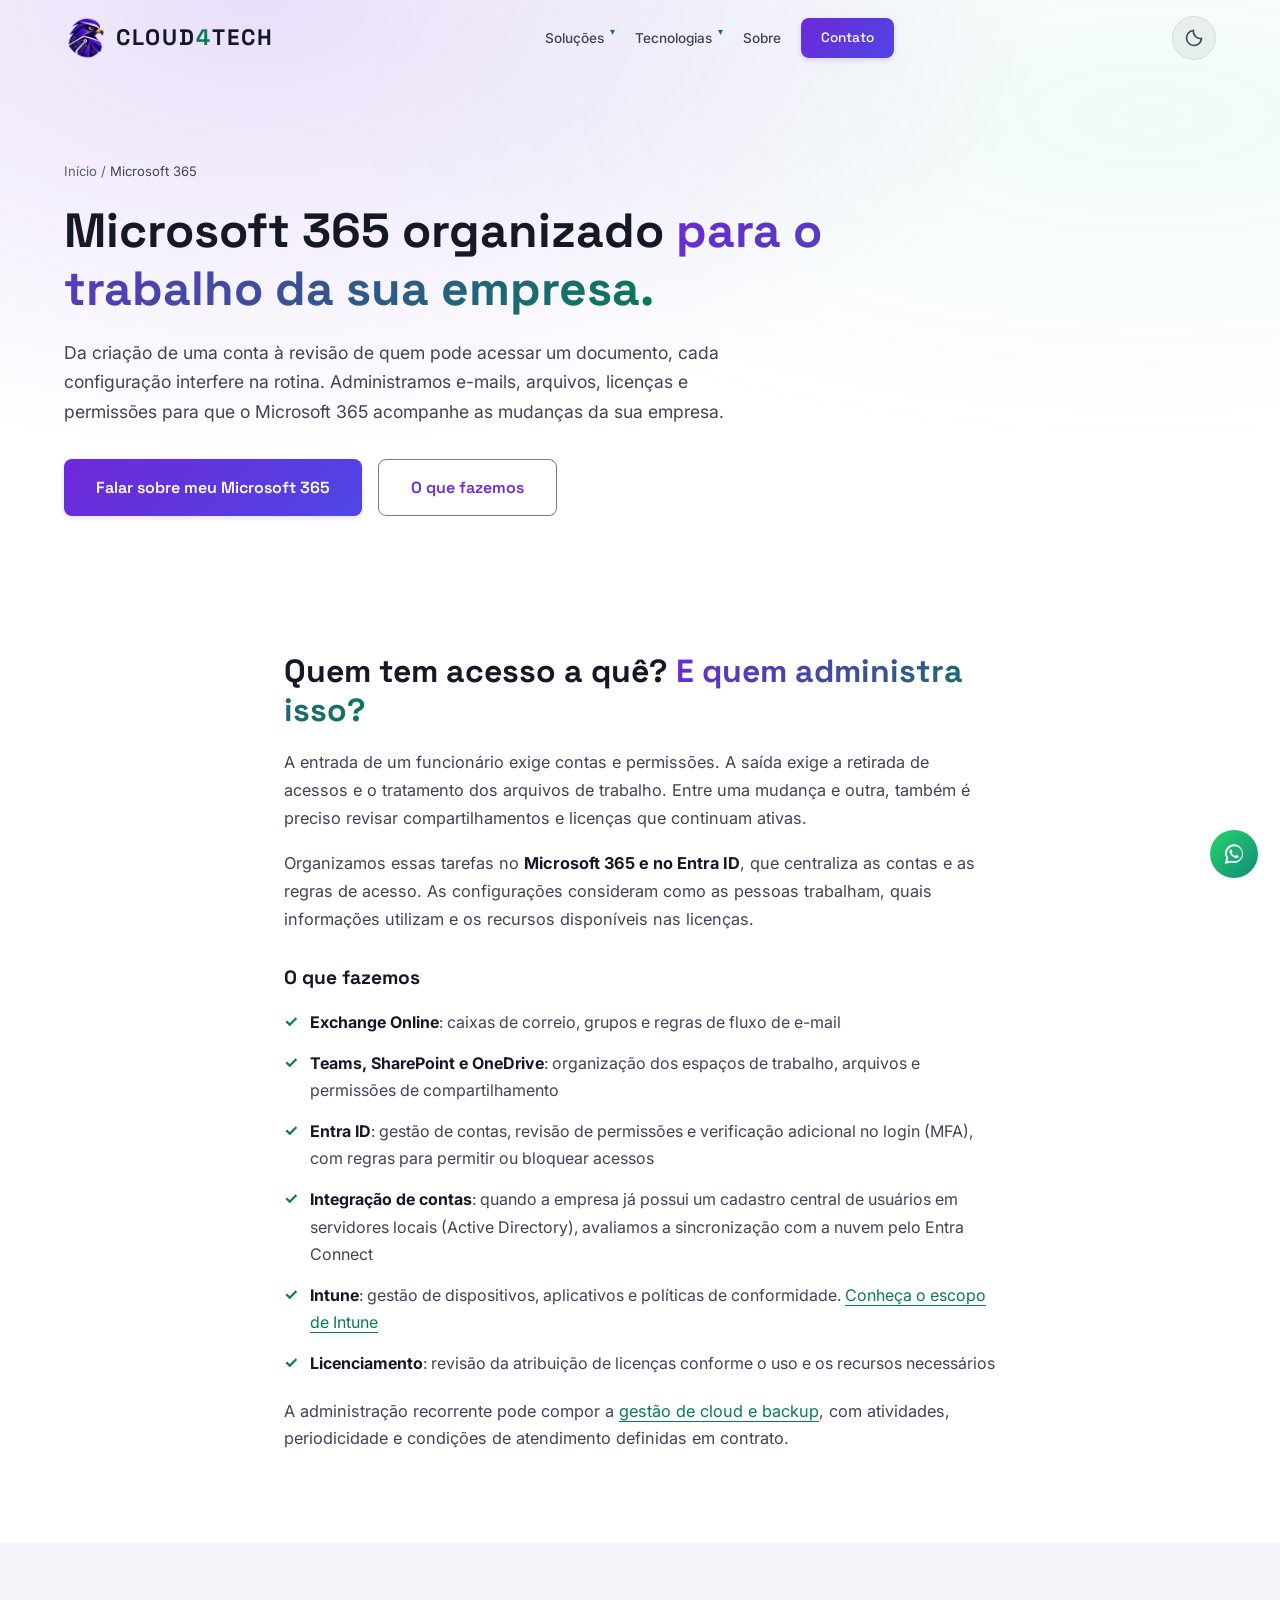
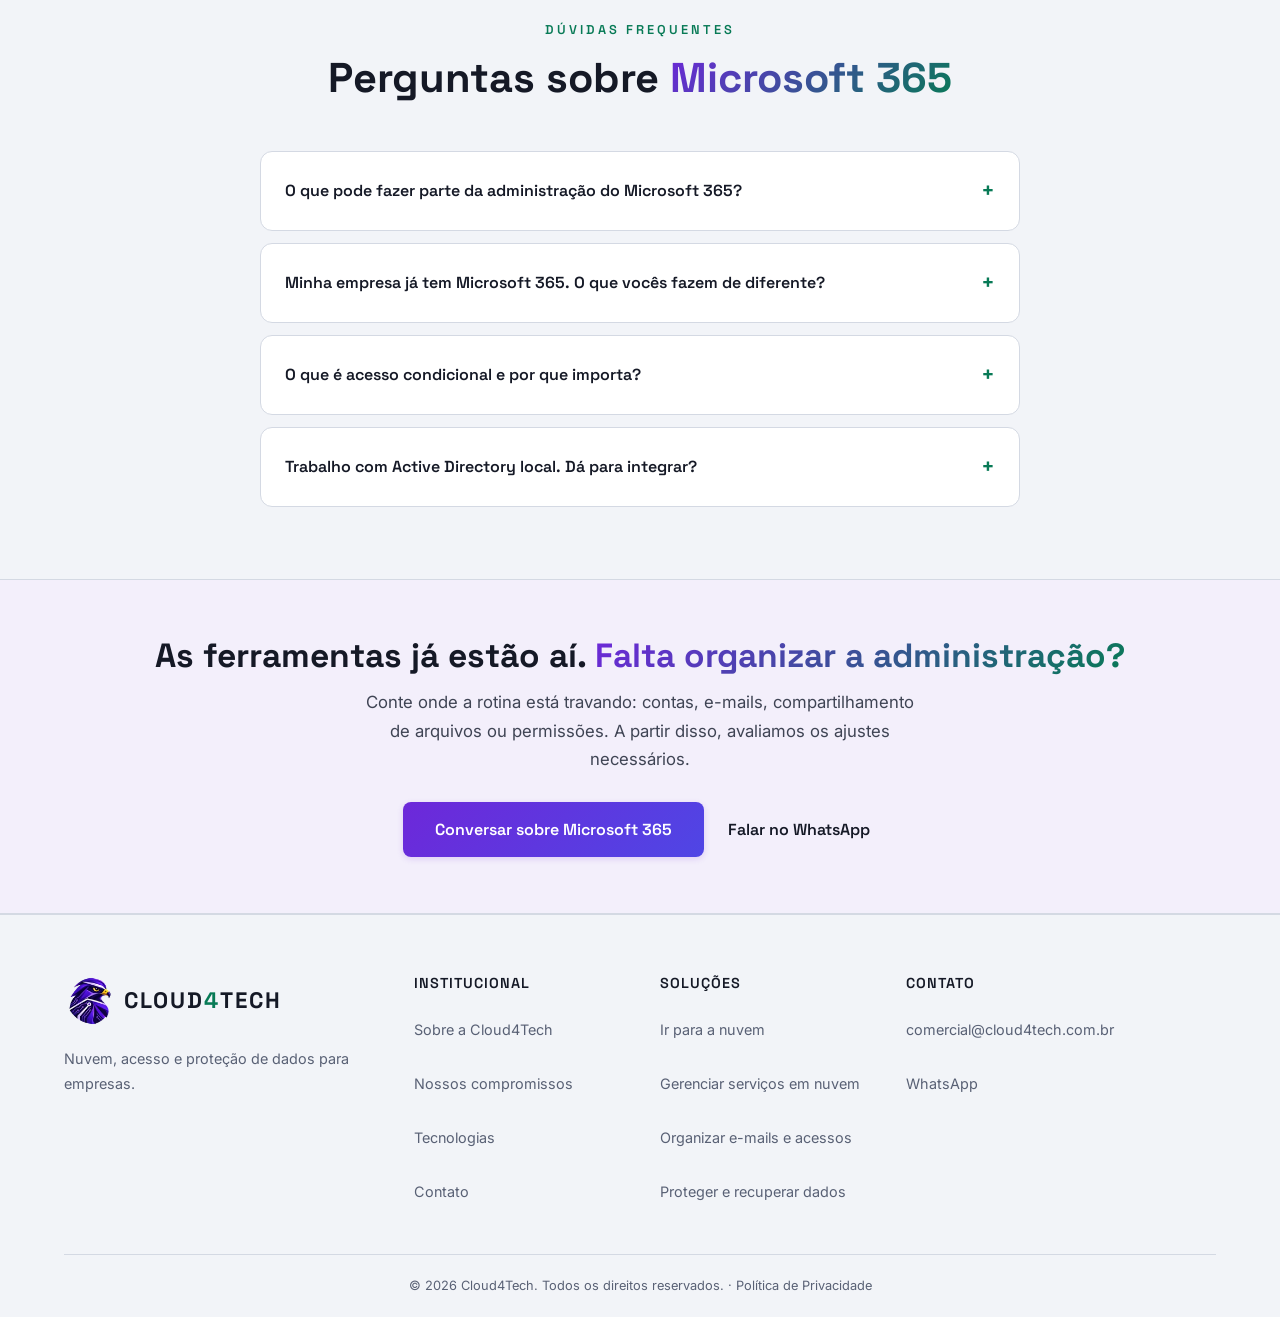
<file: microsoft-365.html>
<!DOCTYPE html>
<html lang="pt-BR">
<head>
    <meta charset="UTF-8">
    <meta name="viewport" content="width=device-width, initial-scale=1.0">
    <title>Administração de Microsoft 365 | Cloud4Tech</title>
    <meta name="description" content="Administração de Microsoft 365: e-mails, Teams, SharePoint, usuários e licenças. Organize identidades e acessos com Entra ID, MFA e acesso condicional.">
    <meta name="robots" content="index, follow, max-image-preview:large, max-snippet:-1">
    <meta name="theme-color" content="#0B0D14" media="(prefers-color-scheme: dark)">
    <meta name="theme-color" content="#F7F8FA" media="(prefers-color-scheme: light)">

    <meta property="og:type" content="website">
    <meta property="og:site_name" content="Cloud4Tech">
    <meta property="og:title" content="Administração de Microsoft 365 | Cloud4Tech">
    <meta property="og:description" content="Administração de Microsoft 365: e-mails, Teams, SharePoint, usuários e licenças. Organize identidades e acessos com Entra ID, MFA e acesso condicional.">
    <meta property="og:image" content="https://cloud4tech.com.br/assets/images/og-card-tech.png">
    <meta property="og:url" content="https://cloud4tech.com.br/microsoft-365">
    <meta property="og:locale" content="pt_BR">
    <meta name="twitter:card" content="summary_large_image">
    <meta name="twitter:title" content="Administração de Microsoft 365 | Cloud4Tech">
    <meta name="twitter:description" content="Administração de Microsoft 365: e-mails, Teams, SharePoint, usuários e licenças. Organize identidades e acessos com Entra ID, MFA e acesso condicional.">
    <meta name="twitter:image" content="https://cloud4tech.com.br/assets/images/og-card-tech.png">

    <link rel="canonical" href="https://cloud4tech.com.br/microsoft-365">
    <link rel="preconnect" href="https://fonts.googleapis.com">
    <link rel="preconnect" href="https://fonts.gstatic.com" crossorigin>
    <link href="https://fonts.googleapis.com/css2?family=Inter:wght@400;500;600&family=Space+Grotesk:wght@600;700;800&display=swap" rel="stylesheet">
    <link rel="icon" href="/assets/images/favicon-tech.ico" type="image/x-icon">
    <link rel="apple-touch-icon" href="/assets/images/falcon-tech.png">
    <link rel="stylesheet" href="/assets/css/styles.css?v=26">
    <script src="/assets/js/theme-init.js?v=2"></script>
    <script type="application/ld+json">
    {
      "@context": "https://schema.org",
      "@graph": [
        {
          "@type": "BreadcrumbList",
          "itemListElement": [
            { "@type": "ListItem", "position": 1, "name": "Início", "item": "https://cloud4tech.com.br/" },
            { "@type": "ListItem", "position": 2, "name": "Microsoft 365", "item": "https://cloud4tech.com.br/microsoft-365" }
          ]
        },
        {
          "@type": "Service",
          "name": "Administração de Microsoft 365",
          "serviceType": "Microsoft 365 Management",
          "provider": { "@id": "https://cloud4tech.com.br/#organization" },
          "areaServed": "BR",
          "description": "Administração de Exchange Online, Teams, SharePoint e OneDrive, identidades com Entra ID, MFA, acesso condicional e integração com Entra Connect. Gestão de dispositivos com Intune conforme escopo."
        },
        {
          "@type": "FAQPage",
          "mainEntity": [
            {
              "@type": "Question",
              "name": "O que pode fazer parte da administração do Microsoft 365?",
              "acceptedAnswer": { "@type": "Answer", "text": "Gestão de usuários e licenças, caixas de correio no Exchange Online, equipes e permissões no Teams e SharePoint, além de configurações de identidade e acesso. As atividades são definidas após a análise do ambiente Microsoft 365 da empresa." }
            },
            {
              "@type": "Question",
              "name": "Minha empresa já tem Microsoft 365. O que vocês fazem de diferente?",
              "acceptedAnswer": { "@type": "Answer", "text": "Revisamos usuários, licenças, permissões e configurações de acesso para identificar ajustes necessários. A administração recorrente pode ser contratada com rotinas e condições de atendimento definidas." }
            },
            {
              "@type": "Question",
              "name": "O que é acesso condicional e por que importa?",
              "acceptedAnswer": { "@type": "Answer", "text": "São políticas do Entra ID que consideram condições como usuário, localização e dispositivo para permitir, bloquear ou exigir verificações adicionais no acesso. Os recursos disponíveis dependem do licenciamento e precisam ser testados para evitar bloqueios indevidos." }
            },
            {
              "@type": "Question",
              "name": "Trabalho com Active Directory local. Dá para integrar?",
              "acceptedAnswer": { "@type": "Answer", "text": "Sim. Avaliamos a integração das identidades locais com o Entra ID por meio do Entra Connect. O escopo considera a saúde da sincronização, os requisitos de autenticação e as responsabilidades sobre o ambiente local." }
            }
          ]
        }
      ]
    }
    </script>
</head>
<body>
    <!-- ===== NAVBAR ===== -->
    <nav class="navbar scrolled" id="navbar">
        <div class="container navbar__inner">
            <a href="/" class="navbar__logo" aria-label="Cloud4Tech, início"><img class="brand-symbol" src="/assets/images/falcon-tech-96.webp" srcset="/assets/images/falcon-tech-96.webp 1x, /assets/images/falcon-tech-192.webp 2x" alt="" width="80" height="80" decoding="async"><span class="brand-wordmark"><span class="logo-text">CLOUD</span><span class="logo-accent">4</span><span class="logo-text">TECH</span></span></a>
            <ul class="navbar__links" id="navLinks">
                <li class="nav-dropdown"><a href="/#services" aria-haspopup="true" aria-expanded="false">Soluções</a><div class="nav-dropdown__menu"><a href="/ir-para-nuvem">Ir para a nuvem</a><a href="/cloud-gerenciada">Gerenciar serviços em nuvem</a><a href="/microsoft-365">Organizar e-mails e acessos</a><a href="/acronis">Proteger e recuperar dados</a></div></li>
                <li class="nav-dropdown">
                    <a href="/#partners" aria-haspopup="true" aria-expanded="false">Tecnologias</a>
                    <div class="nav-dropdown__menu">
                        <a href="/migracao-azure">Microsoft Azure</a>
                        <a href="/microsoft-365">Microsoft 365</a>
                        <a href="/intune">Microsoft Intune</a>
                        <a href="/oracle-cloud">Oracle Cloud (OCI)</a>
                        <a href="/acronis">Acronis Cyber Protect</a>
                    </div>
                </li>
                <li><a href="/sobre">Sobre</a></li>
                <li><a href="/contato" class="btn btn--sm btn--primary">Contato</a></li>
            </ul>
            <button class="theme-toggle" id="themeToggle" aria-label="Alternar tema">
                <svg class="theme-icon theme-icon--dark" width="20" height="20" viewBox="0 0 24 24" fill="none" stroke="currentColor" stroke-width="2" aria-hidden="true"><circle cx="12" cy="12" r="4"/><path d="M12 2v2m0 16v2M2 12h2m16 0h2M5 5l1.5 1.5m11 11L19 19M5 19l1.5-1.5m11-11L19 5"/></svg>
                <svg class="theme-icon theme-icon--light" width="20" height="20" viewBox="0 0 24 24" fill="none" stroke="currentColor" stroke-width="2" aria-hidden="true"><path d="M21 12.8A9 9 0 0 1 11.2 3 9 9 0 1 0 21 12.8Z"/></svg>
            </button>
            <button class="navbar__toggle" id="navToggle" aria-label="Menu">
                <span></span><span></span><span></span>
            </button>
        </div>
    </nav>

    <!-- ===== PAGE HERO ===== -->
    <header class="page-hero">
        <div class="container">
            <p class="page-hero__breadcrumb"><a href="/">Início</a> / <span>Microsoft 365</span></p>
            <h1 class="page-hero__title">Microsoft 365 organizado <span class="gradient-text">para o trabalho da sua empresa.</span></h1>
            <p class="page-hero__desc">
                Da criação de uma conta à revisão de quem pode acessar um documento, cada configuração interfere na rotina. Administramos e-mails, arquivos, licenças e permissões para que o Microsoft 365 acompanhe as mudanças da sua empresa.
            </p>
            <div class="page-hero__actions">
                <a href="/contato?assunto=microsoft-365" class="btn btn--primary btn--lg">Falar sobre meu Microsoft 365</a>
                <a href="#o-que-fazemos" class="btn btn--outline btn--lg">O que fazemos</a>
            </div>
        </div>
    </header>

    <!-- ===== CONTEÚDO ===== -->
    <section class="section" id="o-que-fazemos">
        <div class="container prose">
            <h2>Quem tem acesso a quê? <span class="gradient-text">E quem administra isso?</span></h2>
            <p>
                A entrada de um funcionário exige contas e permissões. A saída exige a retirada de acessos e o tratamento dos arquivos de trabalho. Entre uma mudança e outra, também é preciso revisar compartilhamentos e licenças que continuam ativas.
            </p>
            <p>
                Organizamos essas tarefas no <strong>Microsoft 365 e no Entra ID</strong>, que centraliza as contas e as regras de acesso. As configurações consideram como as pessoas trabalham, quais informações utilizam e os recursos disponíveis nas licenças.
            </p>
            <h3>O que fazemos</h3>
            <ul class="check-list">
                <li><strong>Exchange Online</strong>: caixas de correio, grupos e regras de fluxo de e-mail</li>
                <li><strong>Teams, SharePoint e OneDrive</strong>: organização dos espaços de trabalho, arquivos e permissões de compartilhamento</li>
                <li><strong>Entra ID</strong>: gestão de contas, revisão de permissões e verificação adicional no login (MFA), com regras para permitir ou bloquear acessos</li>
                <li><strong>Integração de contas</strong>: quando a empresa já possui um cadastro central de usuários em servidores locais (Active Directory), avaliamos a sincronização com a nuvem pelo Entra Connect</li>
                <li><strong>Intune</strong>: gestão de dispositivos, aplicativos e políticas de conformidade. <a href="/intune">Conheça o escopo de Intune</a></li>
                <li><strong>Licenciamento</strong>: revisão da atribuição de licenças conforme o uso e os recursos necessários</li>
            </ul>
            <p>
                A administração recorrente pode compor a <a href="/cloud-gerenciada">gestão de cloud e backup</a>, com atividades, periodicidade e condições de atendimento definidas em contrato.
            </p>
        </div>
    </section>

    <!-- ===== FAQ ===== -->
    <section class="section" style="background: var(--c-bg-alt);">
        <div class="container">
            <div class="section__header">
                <span class="section__tag">Dúvidas Frequentes</span>
                <h2 class="section__title">Perguntas sobre <span class="gradient-text">Microsoft 365</span></h2>
            </div>
            <div class="faq">
                <details>
                    <summary>O que pode fazer parte da administração do Microsoft 365?</summary>
                    <p>Gestão de usuários e licenças, caixas de correio no Exchange Online, equipes e permissões no Teams e SharePoint, além de configurações de identidade e acesso. As atividades são definidas após a análise do ambiente Microsoft 365 da empresa.</p>
                </details>
                <details>
                    <summary>Minha empresa já tem Microsoft 365. O que vocês fazem de diferente?</summary>
                    <p>Revisamos usuários, licenças, permissões e configurações de acesso para identificar ajustes necessários. A administração recorrente pode ser contratada com rotinas e condições de atendimento definidas.</p>
                </details>
                <details>
                    <summary>O que é acesso condicional e por que importa?</summary>
                    <p>São políticas do Entra ID que consideram condições como usuário, localização e dispositivo para permitir, bloquear ou exigir verificações adicionais no acesso. Os recursos disponíveis dependem do licenciamento e precisam ser testados para evitar bloqueios indevidos.</p>
                </details>
                <details>
                    <summary>Trabalho com Active Directory local. Dá para integrar?</summary>
                    <p>Sim. Avaliamos a integração das identidades locais com o Entra ID por meio do Entra Connect. O escopo considera a saúde da sincronização, os requisitos de autenticação e as responsabilidades sobre o ambiente local.</p>
                </details>
            </div>
        </div>
    </section>

    <!-- ===== CTA BAND ===== -->
    <section class="cta-band">
        <div class="container">
            <h2>As ferramentas já estão aí. <span class="gradient-text">Falta organizar a administração?</span></h2>
            <p>Conte onde a rotina está travando: contas, e-mails, compartilhamento de arquivos ou permissões. A partir disso, avaliamos os ajustes necessários.</p>
            <div class="cta-band__actions">
                <a href="/contato?assunto=microsoft-365" class="btn btn--primary btn--lg">Conversar sobre Microsoft 365</a>
                <a href="https://wa.me/5511987839637?text=Ol%C3%A1!%20Quero%20conversar%20sobre%20meu%20Microsoft%20365."
                   class="btn btn--text btn--lg" target="_blank" rel="noopener">Falar no WhatsApp</a>
            </div>
        </div>
    </section>

    <!-- ===== FOOTER ===== -->
    <footer class="footer">
        <div class="container footer__inner">
            <div class="footer__brand">
                <a href="/" class="navbar__logo" aria-label="Cloud4Tech, início"><img class="brand-symbol" src="/assets/images/falcon-tech-96.webp" srcset="/assets/images/falcon-tech-96.webp 1x, /assets/images/falcon-tech-192.webp 2x" alt="" width="80" height="80" decoding="async"><span class="brand-wordmark"><span class="logo-text">CLOUD</span><span class="logo-accent">4</span><span class="logo-text">TECH</span></span></a>
                <p>Nuvem, acesso e proteção de dados para empresas.</p>
            </div>
            <div class="footer__links">
                <h4>Institucional</h4>
                <ul>
                    <li><a href="/sobre">Sobre a Cloud4Tech</a></li>
                    <li><a href="/sobre#mission">Nossos compromissos</a></li>
                    <li><a href="/#partners">Tecnologias</a></li>
                    <li><a href="/contato">Contato</a></li>
                </ul>
            </div>
            <div class="footer__links">
                <h4>Soluções</h4>
                <ul><li><a href="/ir-para-nuvem">Ir para a nuvem</a></li><li><a href="/cloud-gerenciada">Gerenciar serviços em nuvem</a></li><li><a href="/microsoft-365">Organizar e-mails e acessos</a></li><li><a href="/acronis">Proteger e recuperar dados</a></li></ul>
            </div>
            <div class="footer__links">
                <h4>Contato</h4>
                <ul>
                    <li><a href="mailto:comercial@cloud4tech.com.br">comercial@cloud4tech.com.br</a></li>
                    <li><a href="https://wa.me/5511987839637" target="_blank" rel="noopener">WhatsApp</a></li>
                </ul>
            </div>
        </div>
        <div class="container">
            <div class="footer__bottom">
                <p>&copy; 2026 Cloud4Tech. Todos os direitos reservados. &middot; <a href="/privacidade">Política de Privacidade</a></p>
            </div>
        </div>
    </footer>

    <a href="https://wa.me/5511987839637?text=Ol%C3%A1!%20Vim%20pelo%20site%20Cloud4Tech%20e%20gostaria%20de%20mais%20informa%C3%A7%C3%B5es."
       class="wa-float" target="_blank" rel="noopener" aria-label="Falar no WhatsApp">
        <svg viewBox="0 0 32 32" width="28" height="28" aria-hidden="true">
            <path fill="currentColor" d="M16.003 3C9.376 3 4 8.376 4 15.003c0 2.117.555 4.184 1.61 6.005L4 29l8.184-1.564a12.01 12.01 0 0 0 3.819.622h.005C22.628 28.058 28 22.682 28 16.055 28 9.428 22.628 3 16.003 3zm0 22.66h-.004a9.97 9.97 0 0 1-3.452-.638l-.247-.093-4.86.929.91-4.74-.16-.246a9.95 9.95 0 0 1-1.55-5.336c0-5.5 4.475-9.974 9.974-9.974 2.665 0 5.17 1.038 7.053 2.922a9.91 9.91 0 0 1 2.92 7.05c0 5.5-4.474 9.973-9.974 9.973zm5.47-7.477c-.3-.15-1.772-.873-2.046-.972-.275-.1-.475-.15-.674.15-.2.3-.774.972-.95 1.171-.174.2-.349.225-.648.075-.3-.15-1.265-.466-2.41-1.486-.89-.793-1.49-1.773-1.665-2.072-.175-.3-.018-.462.131-.611.135-.135.3-.349.45-.524.15-.175.2-.3.3-.499.1-.2.05-.374-.025-.524-.075-.15-.674-1.624-.924-2.224-.244-.583-.491-.504-.674-.514l-.574-.01a1.1 1.1 0 0 0-.799.374c-.274.3-1.049 1.025-1.049 2.499s1.074 2.898 1.224 3.099c.15.2 2.114 3.227 5.119 4.527.715.308 1.273.493 1.708.632.717.228 1.37.196 1.886.119.575-.086 1.772-.724 2.022-1.424.25-.7.25-1.299.175-1.424-.075-.124-.275-.2-.575-.349z"/>
        </svg>
        <span class="wa-float__pulse" aria-hidden="true"></span>
    </a>

    <script src="/assets/js/main.js?v=19"></script>
</body>
</html>
</file>
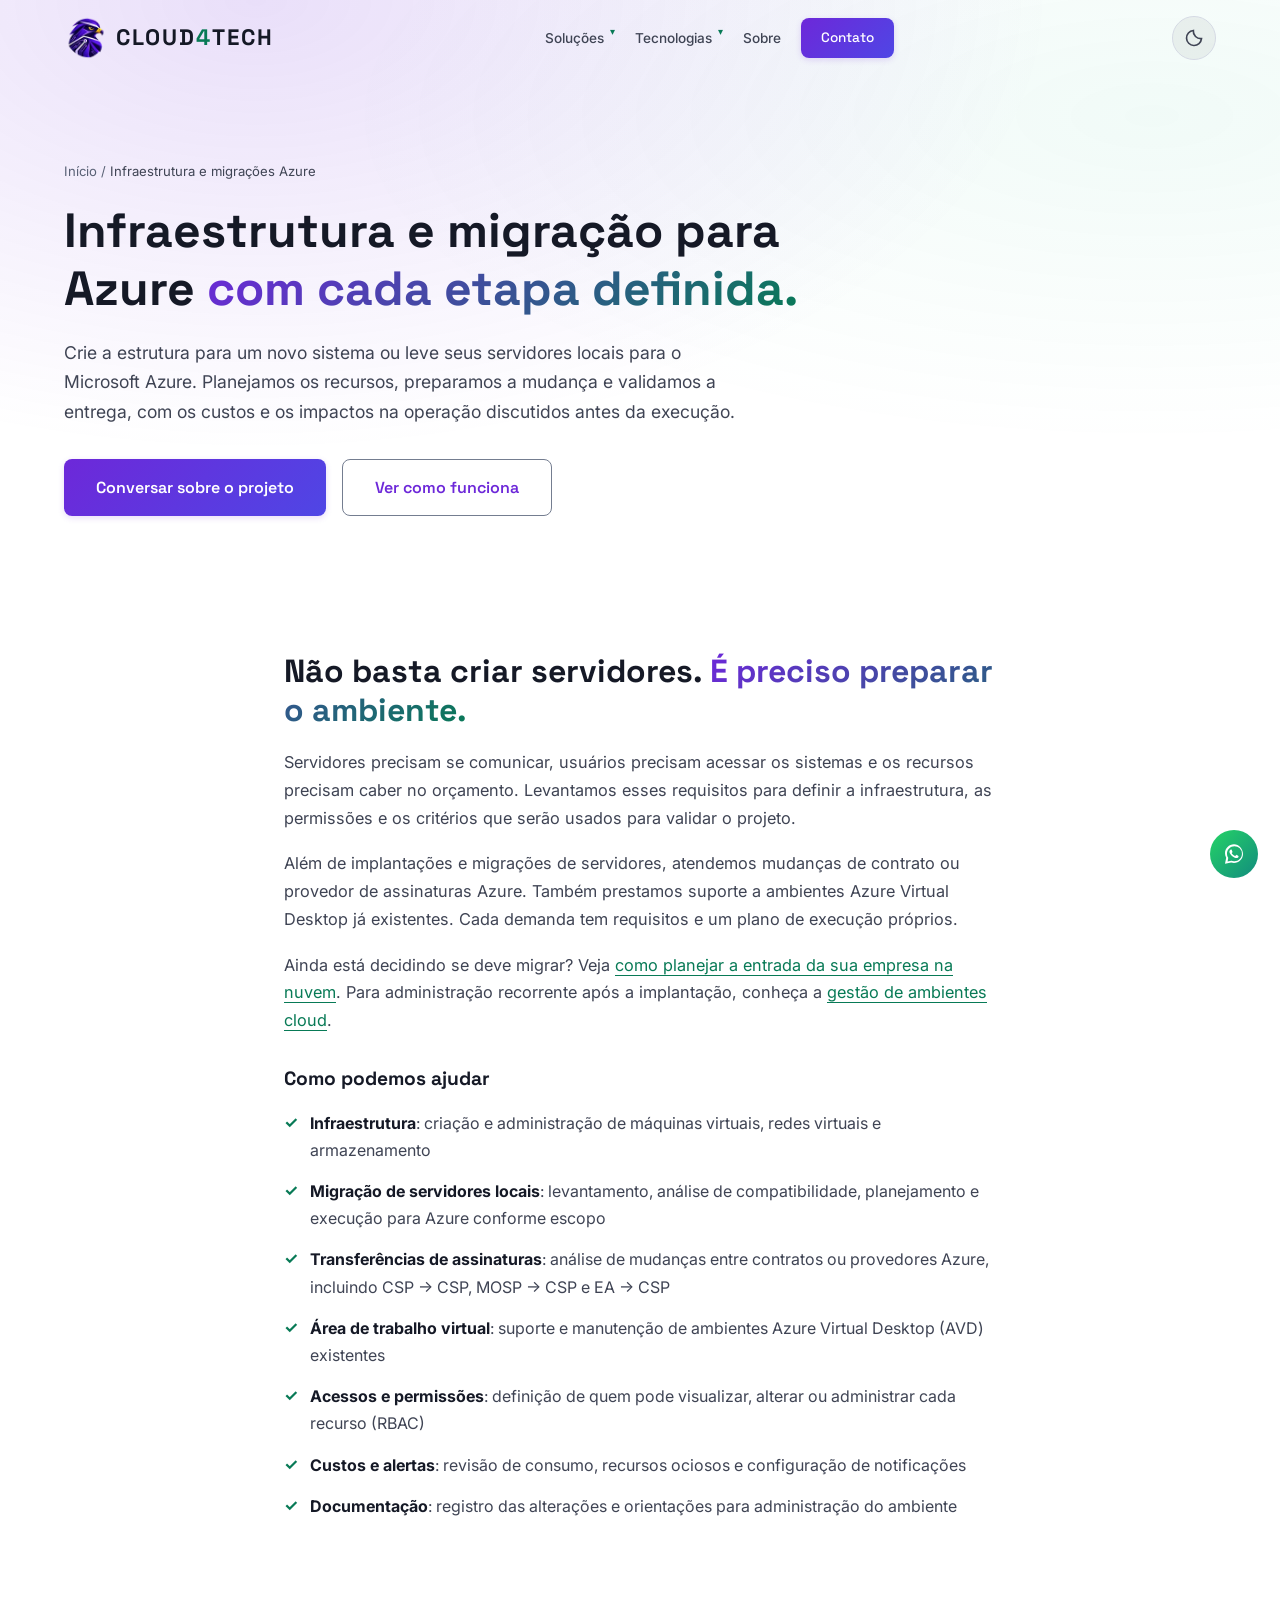
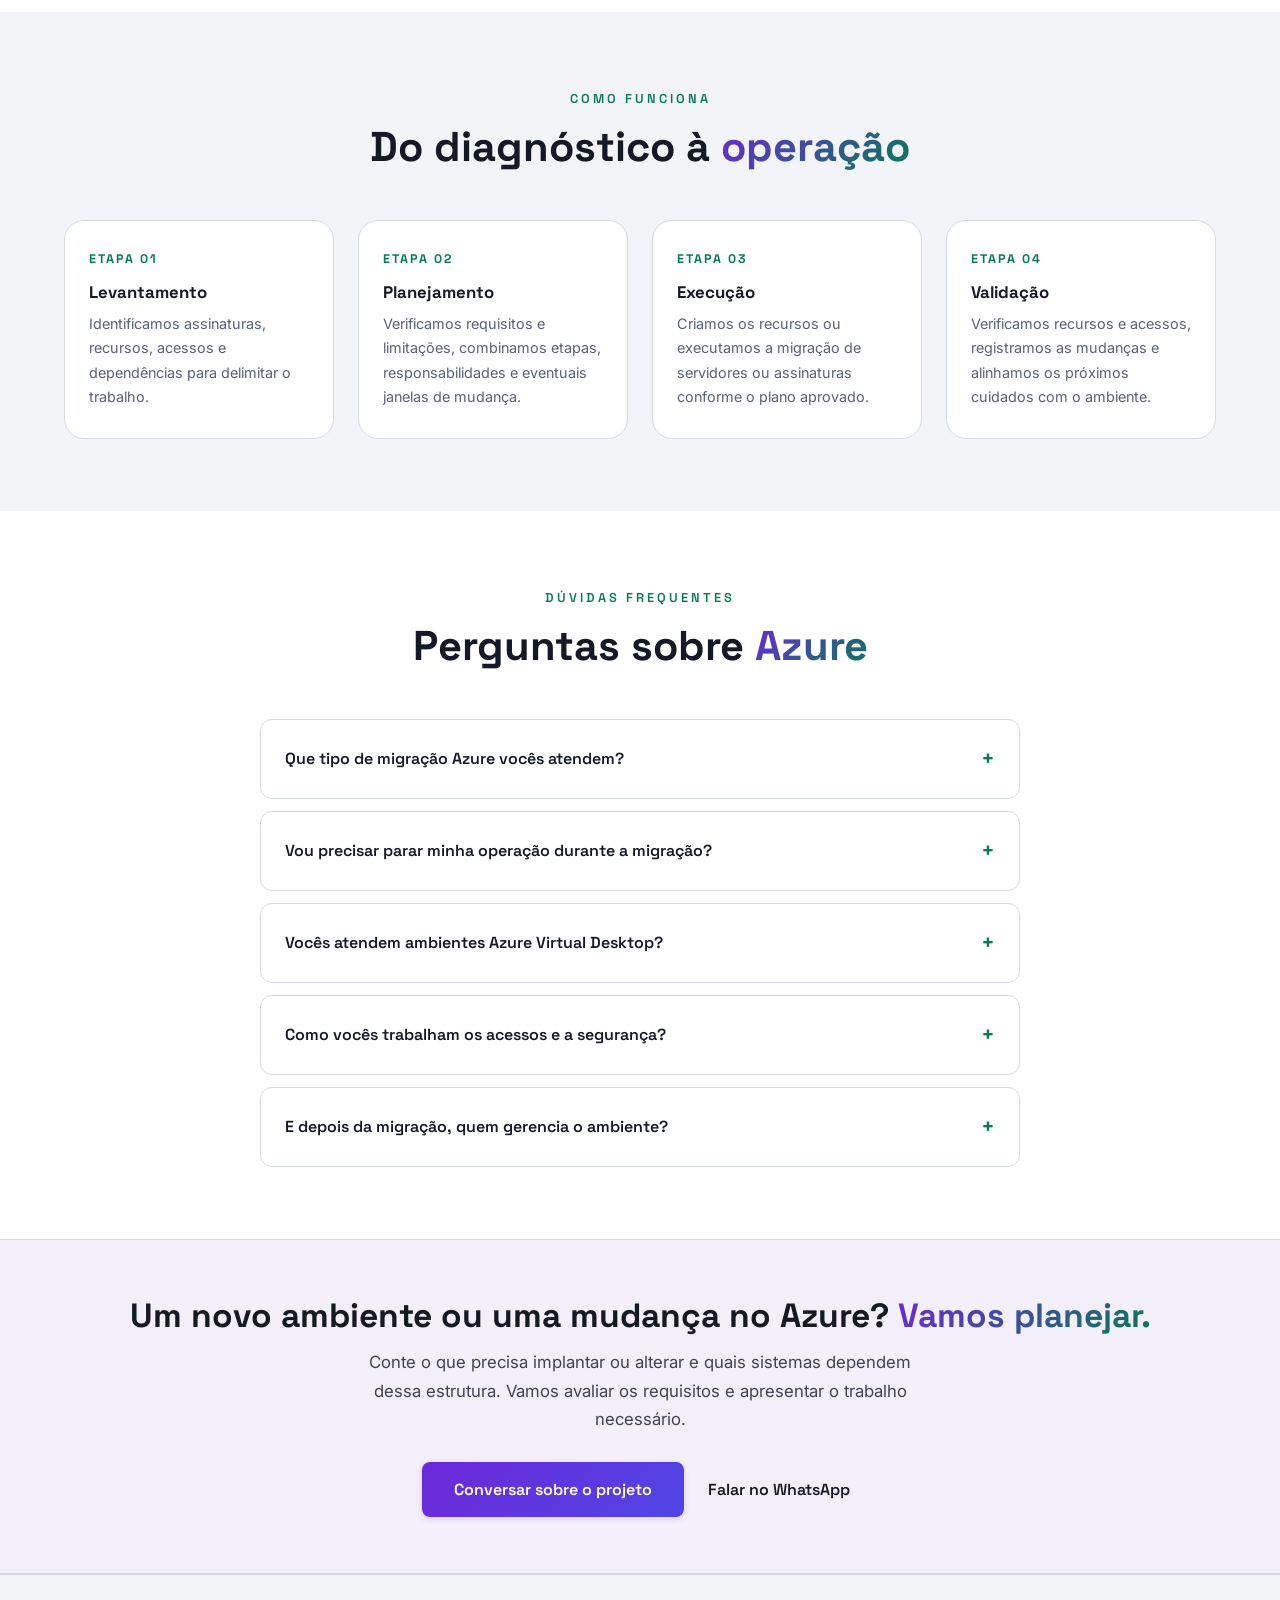
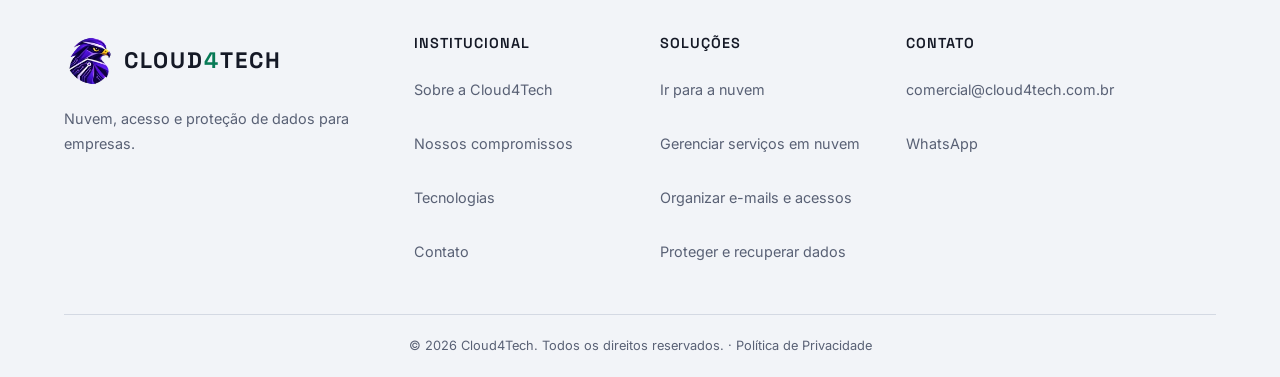
<file: migracao-azure.html>
<!DOCTYPE html>
<html lang="pt-BR">
<head>
    <meta charset="UTF-8">
    <meta name="viewport" content="width=device-width, initial-scale=1.0">
    <title>Infraestrutura e Migração para Azure | Cloud4Tech</title>
    <meta name="description" content="Criação de infraestrutura e migração de servidores para Azure. Transferência de assinaturas e suporte a Azure Virtual Desktop, com escopo definido.">
    <meta name="robots" content="index, follow, max-image-preview:large, max-snippet:-1">
    <meta name="theme-color" content="#0B0D14" media="(prefers-color-scheme: dark)">
    <meta name="theme-color" content="#F7F8FA" media="(prefers-color-scheme: light)">

    <meta property="og:type" content="website">
    <meta property="og:site_name" content="Cloud4Tech">
    <meta property="og:title" content="Infraestrutura e Migração para Azure | Cloud4Tech">
    <meta property="og:description" content="Criação de infraestrutura e migração de servidores para Azure. Transferência de assinaturas e suporte a Azure Virtual Desktop, com escopo definido.">
    <meta property="og:image" content="https://cloud4tech.com.br/assets/images/og-card-tech.png">
    <meta property="og:url" content="https://cloud4tech.com.br/migracao-azure">
    <meta property="og:locale" content="pt_BR">
    <meta name="twitter:card" content="summary_large_image">
    <meta name="twitter:title" content="Infraestrutura e Migração para Azure | Cloud4Tech">
    <meta name="twitter:description" content="Criação de infraestrutura e migração de servidores para Azure. Transferência de assinaturas e suporte a Azure Virtual Desktop, com escopo definido.">
    <meta name="twitter:image" content="https://cloud4tech.com.br/assets/images/og-card-tech.png">

    <link rel="canonical" href="https://cloud4tech.com.br/migracao-azure">
    <link rel="preconnect" href="https://fonts.googleapis.com">
    <link rel="preconnect" href="https://fonts.gstatic.com" crossorigin>
    <link href="https://fonts.googleapis.com/css2?family=Inter:wght@400;500;600&family=Space+Grotesk:wght@600;700;800&display=swap" rel="stylesheet">
    <link rel="icon" href="/assets/images/favicon-tech.ico" type="image/x-icon">
    <link rel="apple-touch-icon" href="assets/images/falcon-tech.png">
    <link rel="stylesheet" href="assets/css/styles.css?v=26">
    <script src="assets/js/theme-init.js?v=2"></script>
    <script type="application/ld+json">
    {
      "@context": "https://schema.org",
      "@graph": [
        {
          "@type": "BreadcrumbList",
          "itemListElement": [
            { "@type": "ListItem", "position": 1, "name": "Início", "item": "https://cloud4tech.com.br/" },
            { "@type": "ListItem", "position": 2, "name": "Infraestrutura e migrações Azure", "item": "https://cloud4tech.com.br/migracao-azure" }
          ]
        },
        {
          "@type": "Service",
          "name": "Infraestrutura e migrações Microsoft Azure",
          "serviceType": "Cloud Consulting",
          "provider": { "@id": "https://cloud4tech.com.br/#organization" },
          "areaServed": "BR",
          "description": "Criação de infraestrutura e migração de servidores locais para Azure conforme compatibilidade e dependências. Administração de máquinas virtuais, redes, armazenamento e permissões, transferência de assinaturas e suporte a AVD."
        },
        {
          "@type": "FAQPage",
          "mainEntity": [
            {
              "@type": "Question",
              "name": "Que tipo de migração Azure vocês atendem?",
              "acceptedAnswer": { "@type": "Answer", "text": "Avaliamos e executamos migração de servidores locais para Azure conforme compatibilidade e dependências dos sistemas. Também atendemos transferências de assinaturas CSP para CSP, MOSP para CSP e EA para CSP, que são um trabalho distinto. O procedimento e as entregas são definidos após a análise do ambiente." }
            },
            {
              "@type": "Question",
              "name": "Vou precisar parar minha operação durante a migração?",
              "acceptedAnswer": { "@type": "Answer", "text": "Pode ser necessária uma janela de indisponibilidade. O impacto depende dos sistemas, do volume de dados e do tipo de migração. Testes, procedimentos de retorno e janelas de mudança são definidos antes da execução, conforme o cenário." }
            },
            {
              "@type": "Question",
              "name": "Vocês atendem ambientes Azure Virtual Desktop?",
              "acceptedAnswer": { "@type": "Answer", "text": "Sim. Prestamos suporte e manutenção de ambientes Azure Virtual Desktop existentes, incluindo verificações de acesso, hosts de sessão e recursos de infraestrutura relacionados. As atividades e condições de atendimento são definidas após a análise do ambiente." }
            },
            {
              "@type": "Question",
              "name": "Como vocês trabalham os acessos e a segurança?",
              "acceptedAnswer": { "@type": "Answer", "text": "Revisamos as funções e permissões de acesso para limitar cada conta aos recursos necessários para o trabalho. Também configuramos políticas e alertas conforme o escopo. As medidas técnicas não substituem a avaliação jurídica de proteção de dados da empresa." }
            },
            {
              "@type": "Question",
              "name": "E depois da migração, quem gerencia o ambiente?",
              "acceptedAnswer": { "@type": "Answer", "text": "A administração pode ficar com o cliente ou ser contratada com a Cloud4Tech. Quando houver gestão recorrente, definimos as atividades, a periodicidade e as condições de atendimento. A entrega do projeto inclui a documentação prevista no escopo." }
            }
          ]
        }
      ]
    }
    </script>
</head>
<body>
    <!-- ===== NAVBAR ===== -->
    <nav class="navbar scrolled" id="navbar">
        <div class="container navbar__inner">
            <a href="/" class="navbar__logo" aria-label="Cloud4Tech, início"><img class="brand-symbol" src="/assets/images/falcon-tech-96.webp" srcset="/assets/images/falcon-tech-96.webp 1x, /assets/images/falcon-tech-192.webp 2x" alt="" width="80" height="80" decoding="async"><span class="brand-wordmark"><span class="logo-text">CLOUD</span><span class="logo-accent">4</span><span class="logo-text">TECH</span></span></a>
            <ul class="navbar__links" id="navLinks">
                <li class="nav-dropdown"><a href="/#services" aria-haspopup="true" aria-expanded="false">Soluções</a><div class="nav-dropdown__menu"><a href="/ir-para-nuvem">Ir para a nuvem</a><a href="/cloud-gerenciada">Gerenciar serviços em nuvem</a><a href="/microsoft-365">Organizar e-mails e acessos</a><a href="/acronis">Proteger e recuperar dados</a></div></li>
                <li class="nav-dropdown">
                    <a href="/#partners" aria-haspopup="true" aria-expanded="false">Tecnologias</a>
                    <div class="nav-dropdown__menu">
                        <a href="/migracao-azure">Microsoft Azure</a>
                        <a href="/microsoft-365">Microsoft 365</a>
                        <a href="/intune">Microsoft Intune</a>
                        <a href="/oracle-cloud">Oracle Cloud (OCI)</a>
                        <a href="/acronis">Acronis Cyber Protect</a>
                    </div>
                </li>
                <li><a href="/sobre">Sobre</a></li>
                <li><a href="/contato" class="btn btn--sm btn--primary">Contato</a></li>
            </ul>
            <button class="theme-toggle" id="themeToggle" aria-label="Alternar tema">
                <svg class="theme-icon theme-icon--dark" width="20" height="20" viewBox="0 0 24 24" fill="none" stroke="currentColor" stroke-width="2" aria-hidden="true"><circle cx="12" cy="12" r="4"/><path d="M12 2v2m0 16v2M2 12h2m16 0h2M5 5l1.5 1.5m11 11L19 19M5 19l1.5-1.5m11-11L19 5"/></svg>
                <svg class="theme-icon theme-icon--light" width="20" height="20" viewBox="0 0 24 24" fill="none" stroke="currentColor" stroke-width="2" aria-hidden="true"><path d="M21 12.8A9 9 0 0 1 11.2 3 9 9 0 1 0 21 12.8Z"/></svg>
            </button>
            <button class="navbar__toggle" id="navToggle" aria-label="Menu">
                <span></span><span></span><span></span>
            </button>
        </div>
    </nav>

    <!-- ===== PAGE HERO ===== -->
    <header class="page-hero">
        <div class="container">
            <p class="page-hero__breadcrumb"><a href="/">Início</a> / <span>Infraestrutura e migrações Azure</span></p>
            <h1 class="page-hero__title">Infraestrutura e migração para Azure <span class="gradient-text">com cada etapa definida.</span></h1>
            <p class="page-hero__desc">
                Crie a estrutura para um novo sistema ou leve seus servidores locais para o Microsoft Azure. Planejamos os recursos, preparamos a mudança e validamos a entrega, com os custos e os impactos na operação discutidos antes da execução.
            </p>
            <div class="page-hero__actions">
                <a href="/contato?assunto=nuvem" class="btn btn--primary btn--lg">Conversar sobre o projeto</a>
                <a href="#processo" class="btn btn--outline btn--lg">Ver como funciona</a>
            </div>
        </div>
    </header>

    <!-- ===== PROBLEMA / ABORDAGEM ===== -->
    <section class="section">
        <div class="container prose">
            <h2>Não basta criar servidores. <span class="gradient-text">É preciso preparar o ambiente.</span></h2>
            <p>
                Servidores precisam se comunicar, usuários precisam acessar os sistemas e os recursos precisam caber no orçamento. Levantamos esses requisitos para definir a infraestrutura, as permissões e os critérios que serão usados para validar o projeto.
            </p>
            <p>
                Além de implantações e migrações de servidores, atendemos mudanças de contrato ou provedor de assinaturas Azure. Também prestamos suporte a ambientes Azure Virtual Desktop já existentes. Cada demanda tem requisitos e um plano de execução próprios.
            </p>
            <p>Ainda está decidindo se deve migrar? Veja <a href="/ir-para-nuvem">como planejar a entrada da sua empresa na nuvem</a>. Para administração recorrente após a implantação, conheça a <a href="/cloud-gerenciada">gestão de ambientes cloud</a>.</p>
            <h3>Como podemos ajudar</h3>
            <ul class="check-list">
                <li><strong>Infraestrutura</strong>: criação e administração de máquinas virtuais, redes virtuais e armazenamento</li>
                <li><strong>Migração de servidores locais</strong>: levantamento, análise de compatibilidade, planejamento e execução para Azure conforme escopo</li>
                <li><strong>Transferências de assinaturas</strong>: análise de mudanças entre contratos ou provedores Azure, incluindo CSP → CSP, MOSP → CSP e EA → CSP</li>
                <li><strong>Área de trabalho virtual</strong>: suporte e manutenção de ambientes Azure Virtual Desktop (AVD) existentes</li>
                <li><strong>Acessos e permissões</strong>: definição de quem pode visualizar, alterar ou administrar cada recurso (RBAC)</li>
                <li><strong>Custos e alertas</strong>: revisão de consumo, recursos ociosos e configuração de notificações</li>
                <li><strong>Documentação</strong>: registro das alterações e orientações para administração do ambiente</li>
            </ul>
        </div>
    </section>

    <!-- ===== PROCESSO ===== -->
    <section class="section" id="processo" style="background: var(--c-bg-alt);">
        <div class="container">
            <div class="section__header">
                <span class="section__tag">Como Funciona</span>
                <h2 class="section__title">Do diagnóstico à <span class="gradient-text">operação</span></h2>
            </div>
            <div class="steps">
                <div class="step" data-aos>
                    <span class="step__num">Etapa 01</span>
                    <h3>Levantamento</h3>
                    <p>Identificamos assinaturas, recursos, acessos e dependências para delimitar o trabalho.</p>
                </div>
                <div class="step" data-aos>
                    <span class="step__num">Etapa 02</span>
                    <h3>Planejamento</h3>
                    <p>Verificamos requisitos e limitações, combinamos etapas, responsabilidades e eventuais janelas de mudança.</p>
                </div>
                <div class="step" data-aos>
                    <span class="step__num">Etapa 03</span>
                    <h3>Execução</h3>
                    <p>Criamos os recursos ou executamos a migração de servidores ou assinaturas conforme o plano aprovado.</p>
                </div>
                <div class="step" data-aos>
                    <span class="step__num">Etapa 04</span>
                    <h3>Validação</h3>
                    <p>Verificamos recursos e acessos, registramos as mudanças e alinhamos os próximos cuidados com o ambiente.</p>
                </div>
            </div>
        </div>
    </section>

    <!-- ===== FAQ ===== -->
    <section class="section">
        <div class="container">
            <div class="section__header">
                <span class="section__tag">Dúvidas Frequentes</span>
                <h2 class="section__title">Perguntas sobre <span class="gradient-text">Azure</span></h2>
            </div>
            <div class="faq">
                <details>
                    <summary>Que tipo de migração Azure vocês atendem?</summary>
                    <p>Avaliamos e executamos migração de servidores locais para Azure conforme compatibilidade e dependências dos sistemas. Também atendemos transferências de assinaturas CSP para CSP, MOSP para CSP e EA para CSP, que são um trabalho distinto. O procedimento e as entregas são definidos após a análise do ambiente.</p>
                </details>
                <details>
                    <summary>Vou precisar parar minha operação durante a migração?</summary>
                    <p>Pode ser necessária uma janela de indisponibilidade. O impacto depende dos sistemas, do volume de dados e do tipo de migração. Testes, procedimentos de retorno e janelas de mudança são definidos antes da execução, conforme o cenário.</p>
                </details>
                <details>
                    <summary>Vocês atendem ambientes Azure Virtual Desktop?</summary>
                    <p>Sim. Prestamos suporte e manutenção de ambientes Azure Virtual Desktop existentes, incluindo verificações de acesso, hosts de sessão e recursos de infraestrutura relacionados. As atividades e condições de atendimento são definidas após a análise do ambiente.</p>
                </details>
                <details>
                    <summary>Como vocês trabalham os acessos e a segurança?</summary>
                    <p>Revisamos as funções e permissões de acesso para limitar cada conta aos recursos necessários para o trabalho. Também configuramos políticas e alertas conforme o escopo. As medidas técnicas não substituem a avaliação jurídica de proteção de dados da empresa.</p>
                </details>
                <details>
                    <summary>E depois da migração, quem gerencia o ambiente?</summary>
                    <p>A administração pode ficar com o cliente ou ser contratada com a Cloud4Tech. Quando houver <a href="/cloud-gerenciada">gestão recorrente</a>, definimos as atividades, a periodicidade e as condições de atendimento. A entrega do projeto inclui a documentação prevista no escopo.</p>
                </details>
            </div>
        </div>
    </section>

    <!-- ===== CTA BAND ===== -->
    <section class="cta-band">
        <div class="container">
            <h2>Um novo ambiente ou uma mudança no Azure? <span class="gradient-text">Vamos planejar.</span></h2>
            <p>Conte o que precisa implantar ou alterar e quais sistemas dependem dessa estrutura. Vamos avaliar os requisitos e apresentar o trabalho necessário.</p>
            <div class="cta-band__actions">
                <a href="/contato?assunto=nuvem" class="btn btn--primary btn--lg">Conversar sobre o projeto</a>
                <a href="https://wa.me/5511987839637?text=Ol%C3%A1!%20Quero%20conversar%20sobre%20infraestrutura%20e%20assinaturas%20Azure."
                   class="btn btn--text btn--lg" target="_blank" rel="noopener">Falar no WhatsApp</a>
            </div>
        </div>
    </section>

    <!-- ===== FOOTER ===== -->
    <footer class="footer">
        <div class="container footer__inner">
            <div class="footer__brand">
                <a href="/" class="navbar__logo" aria-label="Cloud4Tech, início"><img class="brand-symbol" src="/assets/images/falcon-tech-96.webp" srcset="/assets/images/falcon-tech-96.webp 1x, /assets/images/falcon-tech-192.webp 2x" alt="" width="80" height="80" decoding="async"><span class="brand-wordmark"><span class="logo-text">CLOUD</span><span class="logo-accent">4</span><span class="logo-text">TECH</span></span></a>
                <p>Nuvem, acesso e proteção de dados para empresas.</p>
            </div>
            <div class="footer__links">
                <h4>Institucional</h4>
                <ul>
                    <li><a href="/sobre">Sobre a Cloud4Tech</a></li>
                    <li><a href="/sobre#mission">Nossos compromissos</a></li>
                    <li><a href="/#partners">Tecnologias</a></li>
                    <li><a href="/contato">Contato</a></li>
                </ul>
            </div>
            <div class="footer__links">
                <h4>Soluções</h4>
                <ul><li><a href="/ir-para-nuvem">Ir para a nuvem</a></li><li><a href="/cloud-gerenciada">Gerenciar serviços em nuvem</a></li><li><a href="/microsoft-365">Organizar e-mails e acessos</a></li><li><a href="/acronis">Proteger e recuperar dados</a></li></ul>
            </div>
            <div class="footer__links">
                <h4>Contato</h4>
                <ul>
                    <li><a href="mailto:comercial@cloud4tech.com.br">comercial@cloud4tech.com.br</a></li>
                    <li><a href="https://wa.me/5511987839637" target="_blank" rel="noopener">WhatsApp</a></li>
                </ul>
            </div>
        </div>
        <div class="container">
            <div class="footer__bottom">
                <p>&copy; 2026 Cloud4Tech. Todos os direitos reservados. &middot; <a href="/privacidade">Política de Privacidade</a></p>
            </div>
        </div>
    </footer>

    <a href="https://wa.me/5511987839637?text=Ol%C3%A1!%20Vim%20pelo%20site%20Cloud4Tech%20e%20gostaria%20de%20mais%20informa%C3%A7%C3%B5es."
       class="wa-float" target="_blank" rel="noopener" aria-label="Falar no WhatsApp">
        <svg viewBox="0 0 32 32" width="28" height="28" aria-hidden="true">
            <path fill="currentColor" d="M16.003 3C9.376 3 4 8.376 4 15.003c0 2.117.555 4.184 1.61 6.005L4 29l8.184-1.564a12.01 12.01 0 0 0 3.819.622h.005C22.628 28.058 28 22.682 28 16.055 28 9.428 22.628 3 16.003 3zm0 22.66h-.004a9.97 9.97 0 0 1-3.452-.638l-.247-.093-4.86.929.91-4.74-.16-.246a9.95 9.95 0 0 1-1.55-5.336c0-5.5 4.475-9.974 9.974-9.974 2.665 0 5.17 1.038 7.053 2.922a9.91 9.91 0 0 1 2.92 7.05c0 5.5-4.474 9.973-9.974 9.973zm5.47-7.477c-.3-.15-1.772-.873-2.046-.972-.275-.1-.475-.15-.674.15-.2.3-.774.972-.95 1.171-.174.2-.349.225-.648.075-.3-.15-1.265-.466-2.41-1.486-.89-.793-1.49-1.773-1.665-2.072-.175-.3-.018-.462.131-.611.135-.135.3-.349.45-.524.15-.175.2-.3.3-.499.1-.2.05-.374-.025-.524-.075-.15-.674-1.624-.924-2.224-.244-.583-.491-.504-.674-.514l-.574-.01a1.1 1.1 0 0 0-.799.374c-.274.3-1.049 1.025-1.049 2.499s1.074 2.898 1.224 3.099c.15.2 2.114 3.227 5.119 4.527.715.308 1.273.493 1.708.632.717.228 1.37.196 1.886.119.575-.086 1.772-.724 2.022-1.424.25-.7.25-1.299.175-1.424-.075-.124-.275-.2-.575-.349z"/>
        </svg>
        <span class="wa-float__pulse" aria-hidden="true"></span>
    </a>

    <script src="assets/js/main.js?v=19"></script>
</body>
</html>
</file>
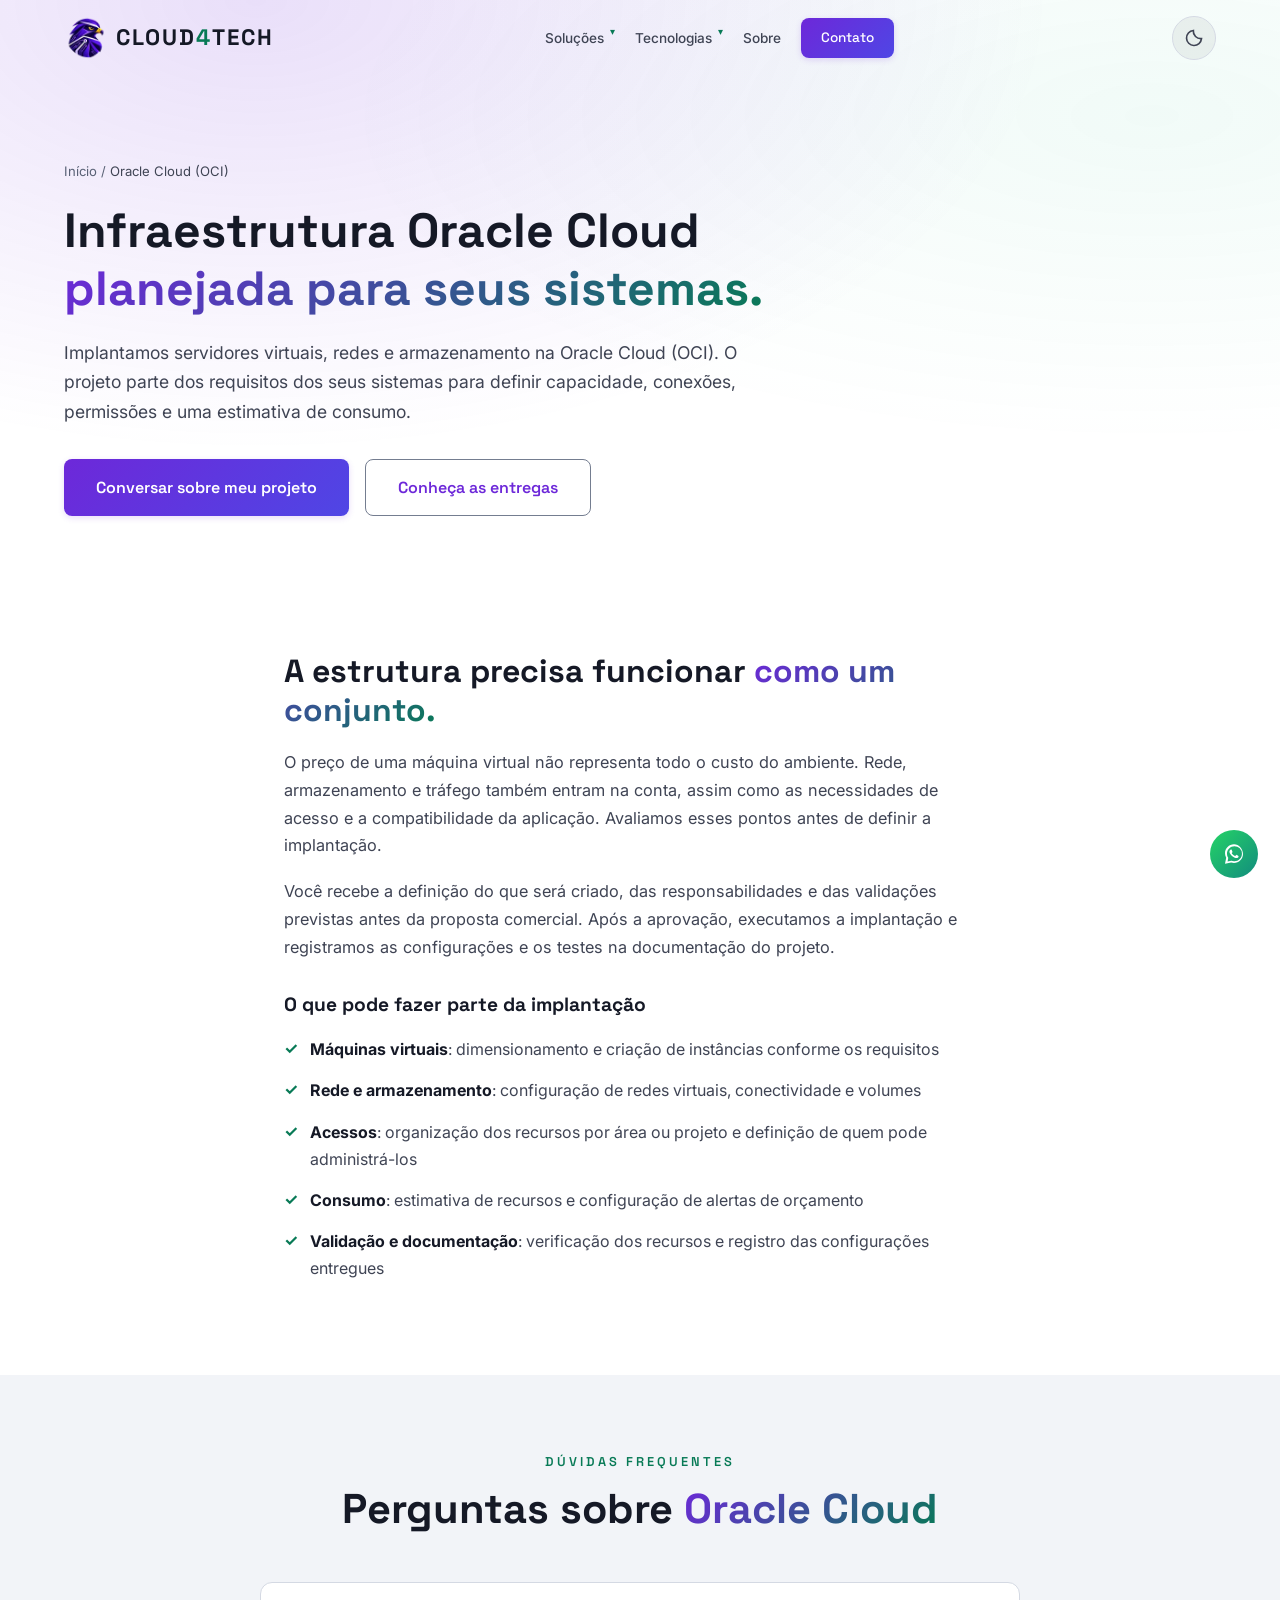
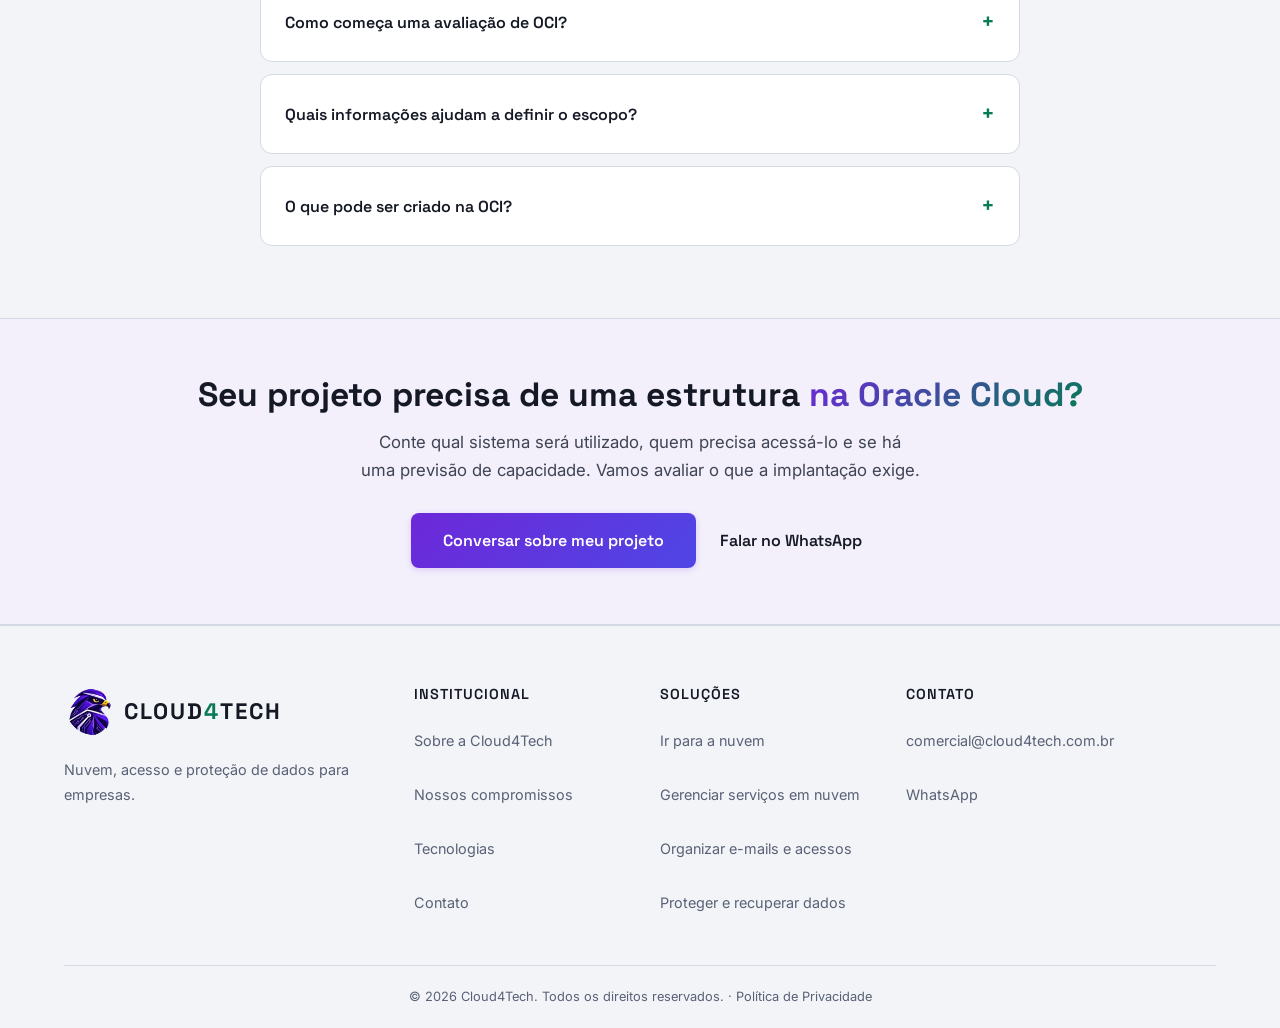
<file: oracle-cloud.html>
<!DOCTYPE html>
<html lang="pt-BR">
<head>
    <meta charset="UTF-8">
    <meta name="viewport" content="width=device-width, initial-scale=1.0">
    <title>Infraestrutura Oracle Cloud (OCI): Implantação | Cloud4Tech</title>
    <meta name="description" content="Planejamento e implantação de infraestrutura Oracle Cloud (OCI): máquinas virtuais, redes, armazenamento e acessos, com validação e documentação.">
    <meta name="robots" content="index, follow, max-image-preview:large, max-snippet:-1">
    <meta name="theme-color" content="#0B0D14" media="(prefers-color-scheme: dark)">
    <meta name="theme-color" content="#F7F8FA" media="(prefers-color-scheme: light)">

    <meta property="og:type" content="website">
    <meta property="og:site_name" content="Cloud4Tech">
    <meta property="og:title" content="Infraestrutura Oracle Cloud (OCI): Implantação | Cloud4Tech">
    <meta property="og:description" content="Planejamento e implantação de infraestrutura Oracle Cloud (OCI): máquinas virtuais, redes, armazenamento e acessos, com validação e documentação.">
    <meta property="og:image" content="https://cloud4tech.com.br/assets/images/og-card-tech.png">
    <meta property="og:url" content="https://cloud4tech.com.br/oracle-cloud">
    <meta property="og:locale" content="pt_BR">
    <meta name="twitter:card" content="summary_large_image">
    <meta name="twitter:title" content="Infraestrutura Oracle Cloud (OCI): Implantação | Cloud4Tech">
    <meta name="twitter:description" content="Planejamento e implantação de infraestrutura Oracle Cloud (OCI): máquinas virtuais, redes, armazenamento e acessos, com validação e documentação.">
    <meta name="twitter:image" content="https://cloud4tech.com.br/assets/images/og-card-tech.png">

    <link rel="canonical" href="https://cloud4tech.com.br/oracle-cloud">
    <link rel="preconnect" href="https://fonts.googleapis.com">
    <link rel="preconnect" href="https://fonts.gstatic.com" crossorigin>
    <link href="https://fonts.googleapis.com/css2?family=Inter:wght@400;500;600&family=Space+Grotesk:wght@600;700;800&display=swap" rel="stylesheet">
    <link rel="icon" href="/assets/images/favicon-tech.ico" type="image/x-icon">
    <link rel="apple-touch-icon" href="/assets/images/falcon-tech.png">
    <link rel="stylesheet" href="/assets/css/styles.css?v=26">
    <script src="/assets/js/theme-init.js?v=2"></script>
    <script type="application/ld+json">
    {
      "@context": "https://schema.org",
      "@graph": [
        {
          "@type": "BreadcrumbList",
          "itemListElement": [
            { "@type": "ListItem", "position": 1, "name": "Início", "item": "https://cloud4tech.com.br/" },
            { "@type": "ListItem", "position": 2, "name": "Oracle Cloud (OCI)", "item": "https://cloud4tech.com.br/oracle-cloud" }
          ]
        },
        {
          "@type": "Service",
          "name": "Planejamento e implantação de infraestrutura Oracle Cloud (OCI)",
          "serviceType": "Cloud Infrastructure",
          "provider": { "@id": "https://cloud4tech.com.br/#organization" },
          "areaServed": "BR",
          "description": "Planejamento e criação de infraestrutura na OCI: máquinas virtuais, redes, armazenamento, compartimentos e acessos, com requisitos e escopo definidos antes da implantação."
        },
        {
          "@type": "FAQPage",
          "mainEntity": [
            {
              "@type": "Question",
              "name": "Como começa uma avaliação de OCI?",
              "acceptedAnswer": { "@type": "Answer", "text": "Começamos pelo objetivo da demanda, os recursos existentes e os requisitos de acesso, rede e armazenamento. A análise inicial permite verificar a viabilidade e delimitar quais atividades podem compor uma proposta." }
            },
            {
              "@type": "Question",
              "name": "Quais informações ajudam a definir o escopo?",
              "acceptedAnswer": { "@type": "Answer", "text": "O objetivo da demanda, o inventário dos recursos, as dependências da aplicação, os requisitos de acesso e o orçamento disponível. Não envie senhas ou chaves de acesso no contato comercial." }
            },
            {
              "@type": "Question",
              "name": "O que pode ser criado na OCI?",
              "acceptedAnswer": { "@type": "Answer", "text": "Máquinas virtuais, redes virtuais, armazenamento, compartimentos e permissões para uma infraestrutura nova. Capacidade, conectividade e dependências são levantadas antes da implantação para definir as atividades do projeto." }
            }
          ]
        }
      ]
    }
    </script>
</head>
<body>
    <!-- ===== NAVBAR ===== -->
    <nav class="navbar scrolled" id="navbar">
        <div class="container navbar__inner">
            <a href="/" class="navbar__logo" aria-label="Cloud4Tech, início"><img class="brand-symbol" src="/assets/images/falcon-tech-96.webp" srcset="/assets/images/falcon-tech-96.webp 1x, /assets/images/falcon-tech-192.webp 2x" alt="" width="80" height="80" decoding="async"><span class="brand-wordmark"><span class="logo-text">CLOUD</span><span class="logo-accent">4</span><span class="logo-text">TECH</span></span></a>
            <ul class="navbar__links" id="navLinks">
                <li class="nav-dropdown"><a href="/#services" aria-haspopup="true" aria-expanded="false">Soluções</a><div class="nav-dropdown__menu"><a href="/ir-para-nuvem">Ir para a nuvem</a><a href="/cloud-gerenciada">Gerenciar serviços em nuvem</a><a href="/microsoft-365">Organizar e-mails e acessos</a><a href="/acronis">Proteger e recuperar dados</a></div></li>
                <li class="nav-dropdown">
                    <a href="/#partners" aria-haspopup="true" aria-expanded="false">Tecnologias</a>
                    <div class="nav-dropdown__menu">
                        <a href="/migracao-azure">Microsoft Azure</a>
                        <a href="/microsoft-365">Microsoft 365</a>
                        <a href="/intune">Microsoft Intune</a>
                        <a href="/oracle-cloud">Oracle Cloud (OCI)</a>
                        <a href="/acronis">Acronis Cyber Protect</a>
                    </div>
                </li>
                <li><a href="/sobre">Sobre</a></li>
                <li><a href="/contato" class="btn btn--sm btn--primary">Contato</a></li>
            </ul>
            <button class="theme-toggle" id="themeToggle" aria-label="Alternar tema">
                <svg class="theme-icon theme-icon--dark" width="20" height="20" viewBox="0 0 24 24" fill="none" stroke="currentColor" stroke-width="2" aria-hidden="true"><circle cx="12" cy="12" r="4"/><path d="M12 2v2m0 16v2M2 12h2m16 0h2M5 5l1.5 1.5m11 11L19 19M5 19l1.5-1.5m11-11L19 5"/></svg>
                <svg class="theme-icon theme-icon--light" width="20" height="20" viewBox="0 0 24 24" fill="none" stroke="currentColor" stroke-width="2" aria-hidden="true"><path d="M21 12.8A9 9 0 0 1 11.2 3 9 9 0 1 0 21 12.8Z"/></svg>
            </button>
            <button class="navbar__toggle" id="navToggle" aria-label="Menu">
                <span></span><span></span><span></span>
            </button>
        </div>
    </nav>

    <!-- ===== PAGE HERO ===== -->
    <header class="page-hero">
        <div class="container">
            <p class="page-hero__breadcrumb"><a href="/">Início</a> / <span>Oracle Cloud (OCI)</span></p>
            <h1 class="page-hero__title">Infraestrutura Oracle Cloud <span class="gradient-text">planejada para seus sistemas.</span></h1>
            <p class="page-hero__desc">
                Implantamos servidores virtuais, redes e armazenamento na Oracle Cloud (OCI). O projeto parte dos requisitos dos seus sistemas para definir capacidade, conexões, permissões e uma estimativa de consumo.
            </p>
            <div class="page-hero__actions">
                <a href="/contato?assunto=nuvem" class="btn btn--primary btn--lg">Conversar sobre meu projeto</a>
                <a href="#o-que-fazemos" class="btn btn--outline btn--lg">Conheça as entregas</a>
            </div>
        </div>
    </header>

    <!-- ===== CONTEÚDO ===== -->
    <section class="section" id="o-que-fazemos">
        <div class="container prose">
            <h2>A estrutura precisa funcionar <span class="gradient-text">como um conjunto.</span></h2>
            <p>
                O preço de uma máquina virtual não representa todo o custo do ambiente. Rede, armazenamento e tráfego também entram na conta, assim como as necessidades de acesso e a compatibilidade da aplicação. Avaliamos esses pontos antes de definir a implantação.
            </p>
            <p>
                Você recebe a definição do que será criado, das responsabilidades e das validações previstas antes da proposta comercial. Após a aprovação, executamos a implantação e registramos as configurações e os testes na documentação do projeto.
            </p>
            <h3>O que pode fazer parte da implantação</h3>
            <ul class="check-list">
                <li><strong>Máquinas virtuais</strong>: dimensionamento e criação de instâncias conforme os requisitos</li>
                <li><strong>Rede e armazenamento</strong>: configuração de redes virtuais, conectividade e volumes</li>
                <li><strong>Acessos</strong>: organização dos recursos por área ou projeto e definição de quem pode administrá-los</li>
                <li><strong>Consumo</strong>: estimativa de recursos e configuração de alertas de orçamento</li>
                <li><strong>Validação e documentação</strong>: verificação dos recursos e registro das configurações entregues</li>
            </ul>
        </div>
    </section>

    <!-- ===== FAQ ===== -->
    <section class="section" style="background: var(--c-bg-alt);">
        <div class="container">
            <div class="section__header">
                <span class="section__tag">Dúvidas Frequentes</span>
                <h2 class="section__title">Perguntas sobre <span class="gradient-text">Oracle Cloud</span></h2>
            </div>
            <div class="faq">
                <details>
                    <summary>Como começa uma avaliação de OCI?</summary>
                    <p>Começamos pelo objetivo da demanda, os recursos existentes e os requisitos de acesso, rede e armazenamento. A análise inicial permite verificar a viabilidade e delimitar quais atividades podem compor uma proposta.</p>
                </details>
                <details>
                    <summary>Quais informações ajudam a definir o escopo?</summary>
                    <p>O objetivo da demanda, o inventário dos recursos, as dependências da aplicação, os requisitos de acesso e o orçamento disponível. Não envie senhas ou chaves de acesso no contato comercial.</p>
                </details>
                <details>
                    <summary>O que pode ser criado na OCI?</summary>
                    <p>Máquinas virtuais, redes virtuais, armazenamento, compartimentos e permissões para uma infraestrutura nova. Capacidade, conectividade e dependências são levantadas antes da implantação para definir as atividades do projeto.</p>
                </details>
            </div>
        </div>
    </section>

    <!-- ===== CTA BAND ===== -->
    <section class="cta-band">
        <div class="container">
            <h2>Seu projeto precisa de uma estrutura <span class="gradient-text">na Oracle Cloud?</span></h2>
            <p>Conte qual sistema será utilizado, quem precisa acessá-lo e se há uma previsão de capacidade. Vamos avaliar o que a implantação exige.</p>
            <div class="cta-band__actions">
                <a href="/contato?assunto=nuvem" class="btn btn--primary btn--lg">Conversar sobre meu projeto</a>
                <a href="https://wa.me/5511987839637?text=Ol%C3%A1!%20Quero%20conversar%20sobre%20Oracle%20Cloud%20(OCI)."
                   class="btn btn--text btn--lg" target="_blank" rel="noopener">Falar no WhatsApp</a>
            </div>
        </div>
    </section>

    <!-- ===== FOOTER ===== -->
    <footer class="footer">
        <div class="container footer__inner">
            <div class="footer__brand">
                <a href="/" class="navbar__logo" aria-label="Cloud4Tech, início"><img class="brand-symbol" src="/assets/images/falcon-tech-96.webp" srcset="/assets/images/falcon-tech-96.webp 1x, /assets/images/falcon-tech-192.webp 2x" alt="" width="80" height="80" decoding="async"><span class="brand-wordmark"><span class="logo-text">CLOUD</span><span class="logo-accent">4</span><span class="logo-text">TECH</span></span></a>
                <p>Nuvem, acesso e proteção de dados para empresas.</p>
            </div>
            <div class="footer__links">
                <h4>Institucional</h4>
                <ul>
                    <li><a href="/sobre">Sobre a Cloud4Tech</a></li>
                    <li><a href="/sobre#mission">Nossos compromissos</a></li>
                    <li><a href="/#partners">Tecnologias</a></li>
                    <li><a href="/contato">Contato</a></li>
                </ul>
            </div>
            <div class="footer__links">
                <h4>Soluções</h4>
                <ul><li><a href="/ir-para-nuvem">Ir para a nuvem</a></li><li><a href="/cloud-gerenciada">Gerenciar serviços em nuvem</a></li><li><a href="/microsoft-365">Organizar e-mails e acessos</a></li><li><a href="/acronis">Proteger e recuperar dados</a></li></ul>
            </div>
            <div class="footer__links">
                <h4>Contato</h4>
                <ul>
                    <li><a href="mailto:comercial@cloud4tech.com.br">comercial@cloud4tech.com.br</a></li>
                    <li><a href="https://wa.me/5511987839637" target="_blank" rel="noopener">WhatsApp</a></li>
                </ul>
            </div>
        </div>
        <div class="container">
            <div class="footer__bottom">
                <p>&copy; 2026 Cloud4Tech. Todos os direitos reservados. &middot; <a href="/privacidade">Política de Privacidade</a></p>
            </div>
        </div>
    </footer>

    <a href="https://wa.me/5511987839637?text=Ol%C3%A1!%20Vim%20pelo%20site%20Cloud4Tech%20e%20gostaria%20de%20mais%20informa%C3%A7%C3%B5es."
       class="wa-float" target="_blank" rel="noopener" aria-label="Falar no WhatsApp">
        <svg viewBox="0 0 32 32" width="28" height="28" aria-hidden="true">
            <path fill="currentColor" d="M16.003 3C9.376 3 4 8.376 4 15.003c0 2.117.555 4.184 1.61 6.005L4 29l8.184-1.564a12.01 12.01 0 0 0 3.819.622h.005C22.628 28.058 28 22.682 28 16.055 28 9.428 22.628 3 16.003 3zm0 22.66h-.004a9.97 9.97 0 0 1-3.452-.638l-.247-.093-4.86.929.91-4.74-.16-.246a9.95 9.95 0 0 1-1.55-5.336c0-5.5 4.475-9.974 9.974-9.974 2.665 0 5.17 1.038 7.053 2.922a9.91 9.91 0 0 1 2.92 7.05c0 5.5-4.474 9.973-9.974 9.973zm5.47-7.477c-.3-.15-1.772-.873-2.046-.972-.275-.1-.475-.15-.674.15-.2.3-.774.972-.95 1.171-.174.2-.349.225-.648.075-.3-.15-1.265-.466-2.41-1.486-.89-.793-1.49-1.773-1.665-2.072-.175-.3-.018-.462.131-.611.135-.135.3-.349.45-.524.15-.175.2-.3.3-.499.1-.2.05-.374-.025-.524-.075-.15-.674-1.624-.924-2.224-.244-.583-.491-.504-.674-.514l-.574-.01a1.1 1.1 0 0 0-.799.374c-.274.3-1.049 1.025-1.049 2.499s1.074 2.898 1.224 3.099c.15.2 2.114 3.227 5.119 4.527.715.308 1.273.493 1.708.632.717.228 1.37.196 1.886.119.575-.086 1.772-.724 2.022-1.424.25-.7.25-1.299.175-1.424-.075-.124-.275-.2-.575-.349z"/>
        </svg>
        <span class="wa-float__pulse" aria-hidden="true"></span>
    </a>

    <script src="/assets/js/main.js?v=19"></script>
</body>
</html>
</file>
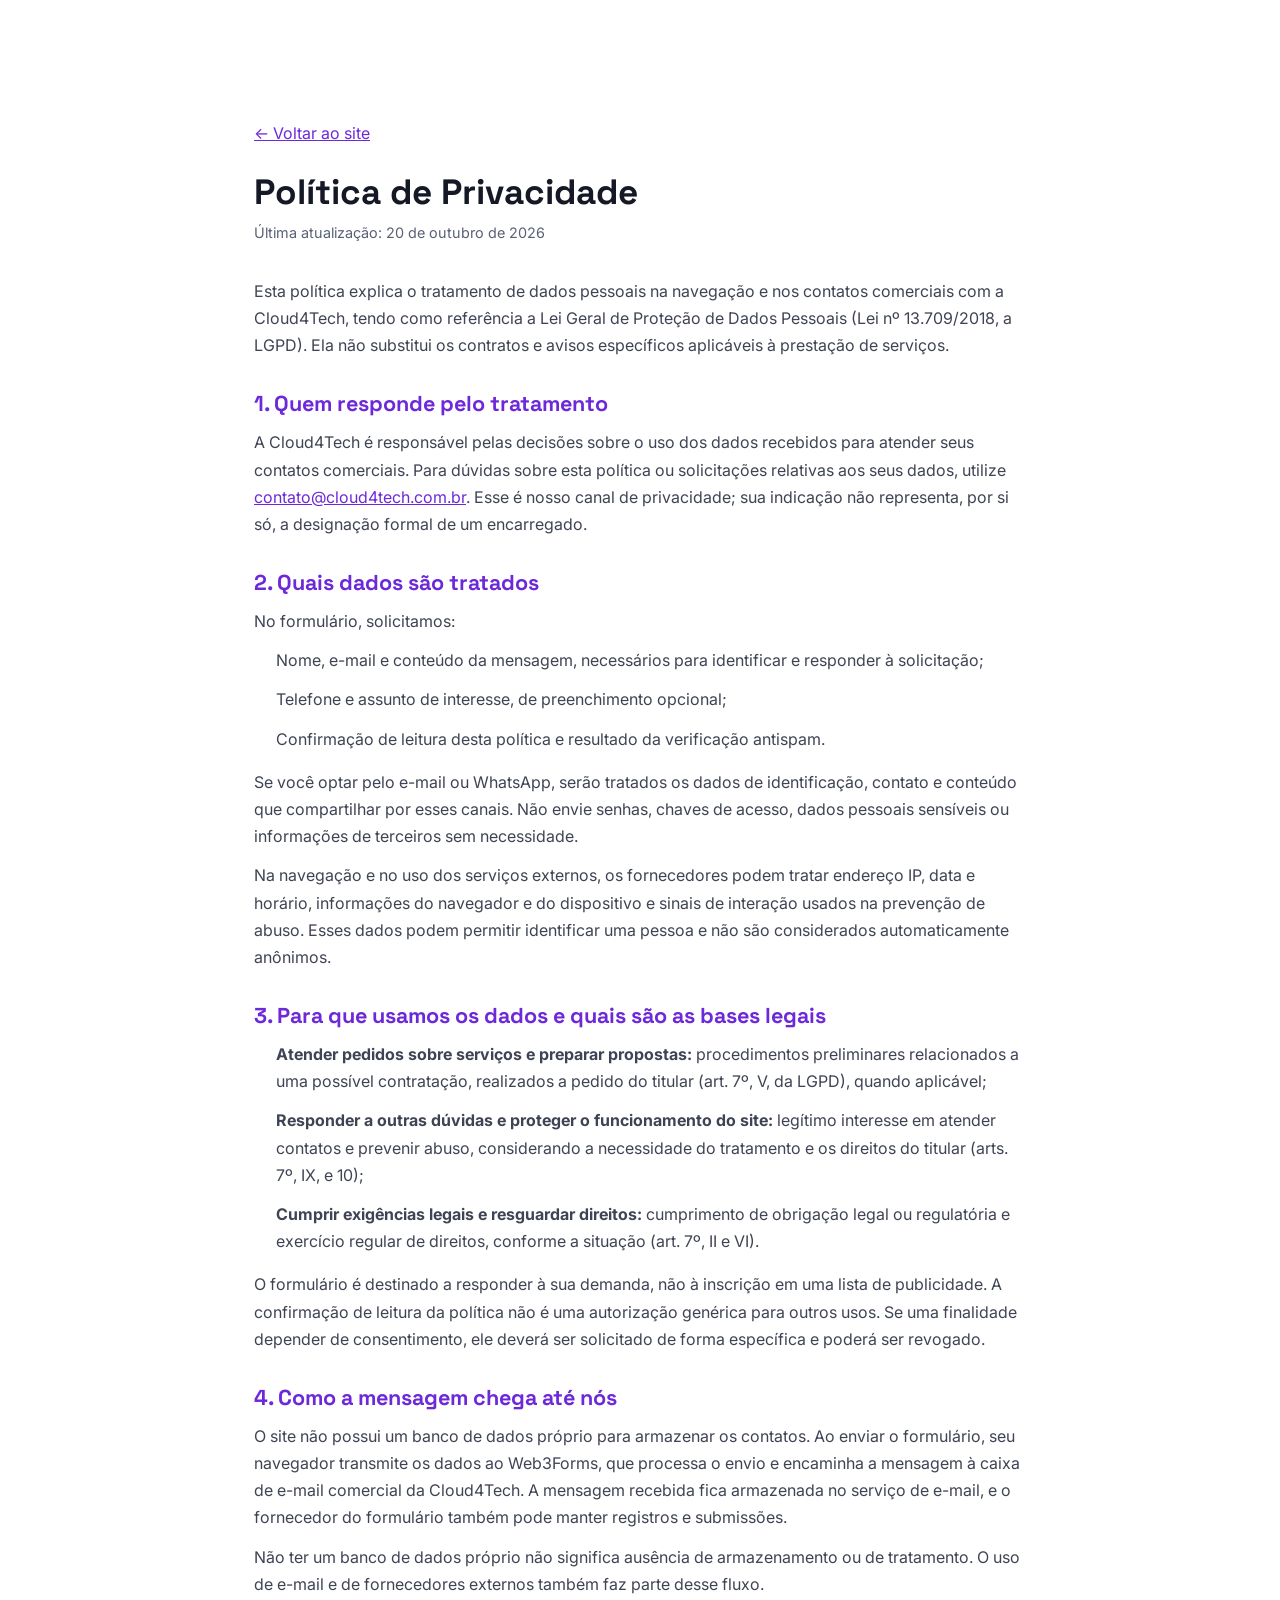
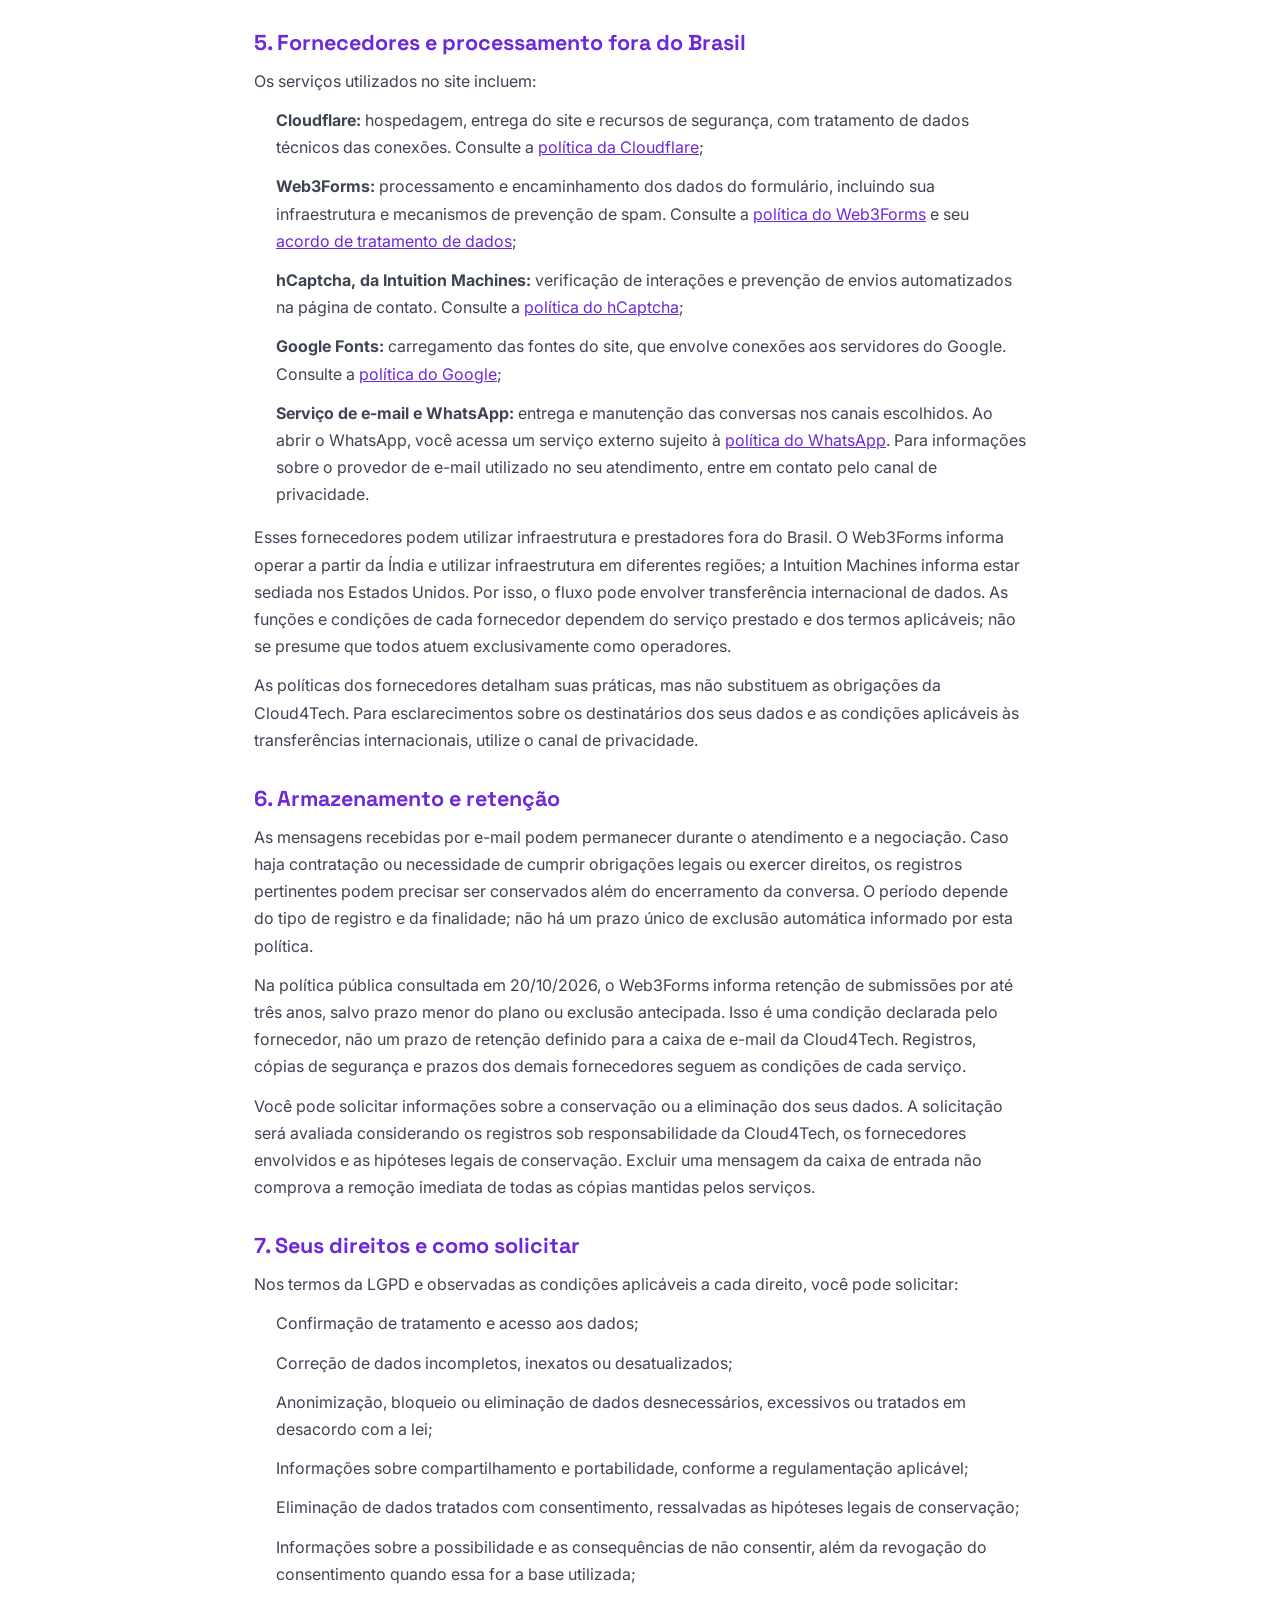
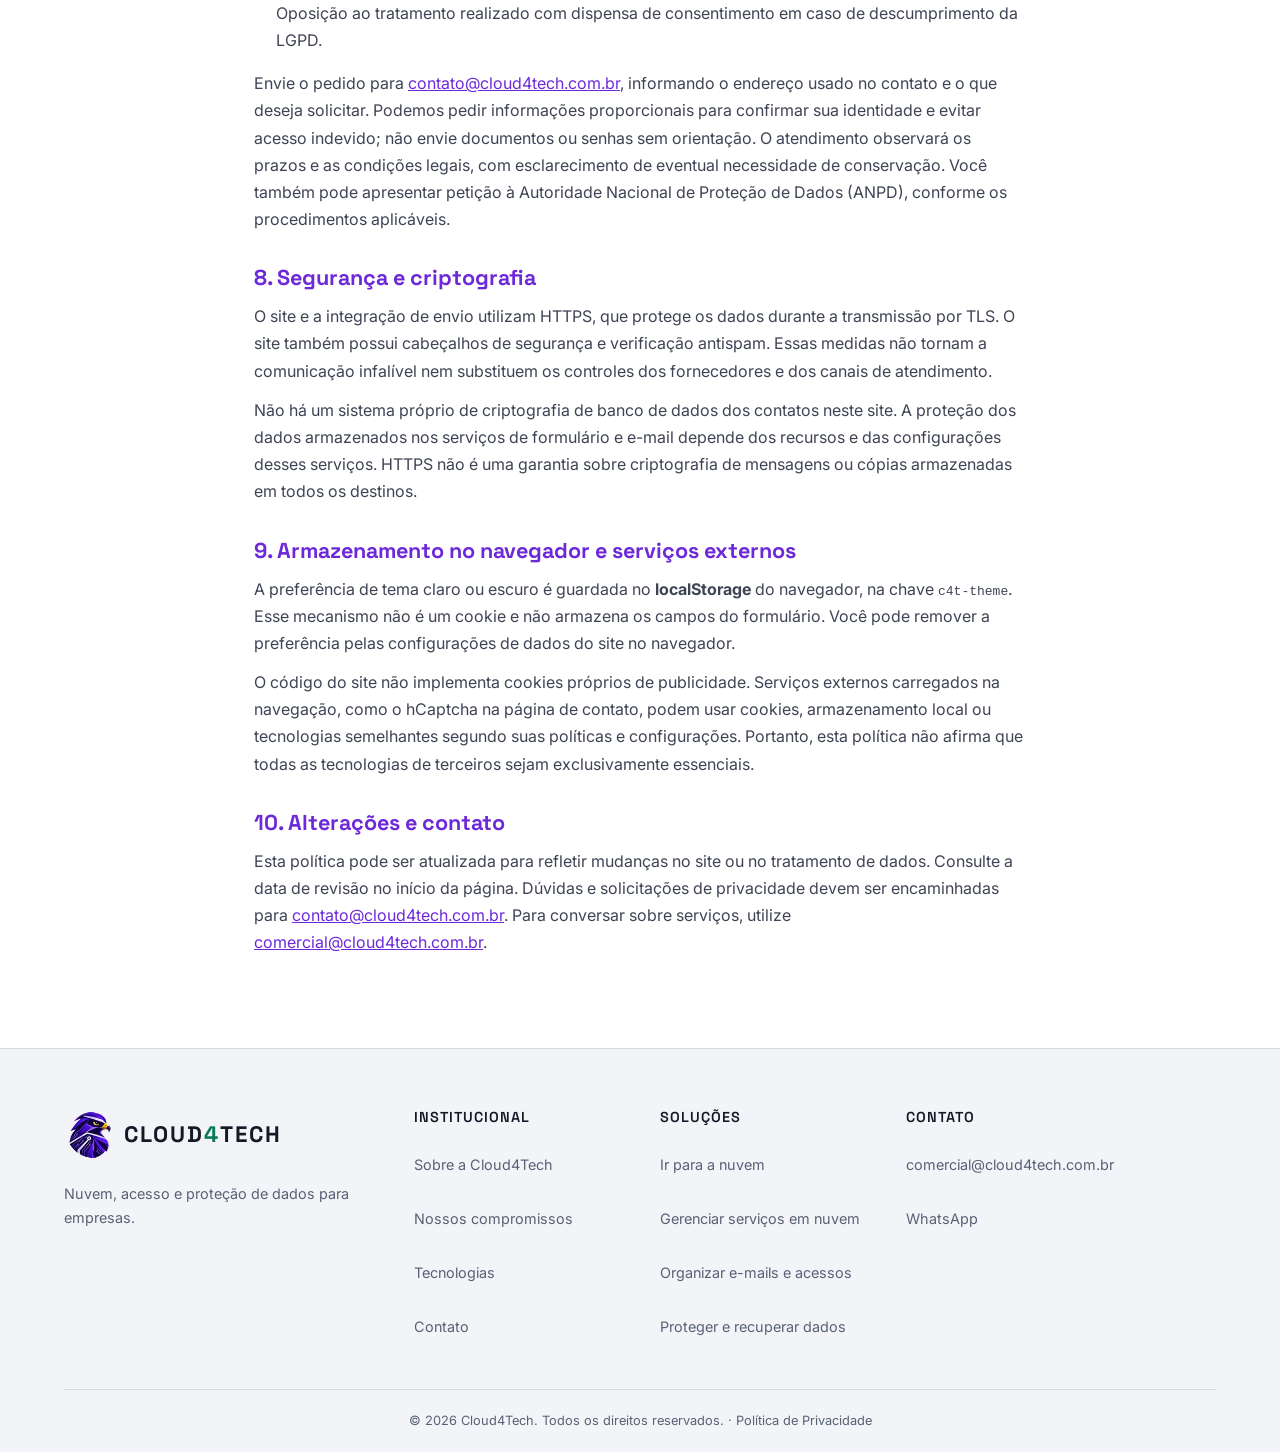
<file: privacidade.html>
<!DOCTYPE html>
<html lang="pt-BR">
<head>
    <meta charset="UTF-8">
    <meta name="viewport" content="width=device-width, initial-scale=1.0">
    <title>Política de Privacidade | Cloud4Tech</title>
    <meta name="description" content="Entenda como a Cloud4Tech trata dados de contato, utiliza fornecedores e tecnologias do navegador e recebe solicitações sobre privacidade.">
    <meta name="robots" content="index, follow">
    <meta name="theme-color" content="#0B0D14" media="(prefers-color-scheme: dark)">
    <meta name="theme-color" content="#F7F8FA" media="(prefers-color-scheme: light)">
    <link rel="canonical" href="https://cloud4tech.com.br/privacidade">
    <link rel="preconnect" href="https://fonts.googleapis.com">
    <link rel="preconnect" href="https://fonts.gstatic.com" crossorigin>
    <link href="https://fonts.googleapis.com/css2?family=Inter:wght@400;500;600&family=Space+Grotesk:wght@600;700;800&display=swap" rel="stylesheet">
    <link rel="icon" href="/assets/images/favicon-tech.ico" type="image/x-icon">
    <link rel="stylesheet" href="assets/css/styles.css?v=26">
    <script src="assets/js/theme-init.js?v=2"></script>
    <style>
        .legal { padding: 120px 24px 80px; max-width: 820px; margin: 0 auto; }
        .legal h1 { font-size: 2.2rem; margin-bottom: 8px; }
        .legal .updated { color: var(--c-text-dim); font-size: 0.9rem; margin-bottom: 32px; }
        .legal h2 { font-size: 1.35rem; margin-top: 32px; margin-bottom: 12px; color: var(--c-purple-l); }
        .legal p, .legal li { color: var(--c-text); line-height: 1.7; margin-bottom: 12px; }
        .legal ul { padding-left: 22px; margin-bottom: 16px; }
        .legal a { color: var(--c-purple-l); text-decoration: underline; }
        .legal a:hover { color: var(--c-green); }
        .legal__back { display: inline-block; margin-bottom: 24px; color: var(--c-text-dim); text-decoration: none; }
        .legal__back:hover { color: var(--c-purple-l); }
        @media (max-width: 480px) {
            .legal { padding: 104px 16px 56px; }
        }
    </style>
</head>
<body>
    <main class="container legal">
        <a href="/" class="legal__back">&larr; Voltar ao site</a>
        <h1>Política de Privacidade</h1>
        <p class="updated">Última atualização: 20 de outubro de 2026</p>

        <p>Esta política explica o tratamento de dados pessoais na navegação e nos contatos comerciais com a Cloud4Tech, tendo como referência a Lei Geral de Proteção de Dados Pessoais (Lei nº 13.709/2018, a LGPD). Ela não substitui os contratos e avisos específicos aplicáveis à prestação de serviços.</p>

        <h2>1. Quem responde pelo tratamento</h2>
        <p>A Cloud4Tech é responsável pelas decisões sobre o uso dos dados recebidos para atender seus contatos comerciais. Para dúvidas sobre esta política ou solicitações relativas aos seus dados, utilize <a href="mailto:contato@cloud4tech.com.br">contato@cloud4tech.com.br</a>. Esse é nosso canal de privacidade; sua indicação não representa, por si só, a designação formal de um encarregado.</p>

        <h2>2. Quais dados são tratados</h2>
        <p>No formulário, solicitamos:</p>
        <ul>
            <li>Nome, e-mail e conteúdo da mensagem, necessários para identificar e responder à solicitação;</li>
            <li>Telefone e assunto de interesse, de preenchimento opcional;</li>
            <li>Confirmação de leitura desta política e resultado da verificação antispam.</li>
        </ul>
        <p>Se você optar pelo e-mail ou WhatsApp, serão tratados os dados de identificação, contato e conteúdo que compartilhar por esses canais. Não envie senhas, chaves de acesso, dados pessoais sensíveis ou informações de terceiros sem necessidade.</p>
        <p>Na navegação e no uso dos serviços externos, os fornecedores podem tratar endereço IP, data e horário, informações do navegador e do dispositivo e sinais de interação usados na prevenção de abuso. Esses dados podem permitir identificar uma pessoa e não são considerados automaticamente anônimos.</p>

        <h2>3. Para que usamos os dados e quais são as bases legais</h2>
        <ul>
            <li><strong>Atender pedidos sobre serviços e preparar propostas:</strong> procedimentos preliminares relacionados a uma possível contratação, realizados a pedido do titular (art. 7º, V, da LGPD), quando aplicável;</li>
            <li><strong>Responder a outras dúvidas e proteger o funcionamento do site:</strong> legítimo interesse em atender contatos e prevenir abuso, considerando a necessidade do tratamento e os direitos do titular (arts. 7º, IX, e 10);</li>
            <li><strong>Cumprir exigências legais e resguardar direitos:</strong> cumprimento de obrigação legal ou regulatória e exercício regular de direitos, conforme a situação (art. 7º, II e VI).</li>
        </ul>
        <p>O formulário é destinado a responder à sua demanda, não à inscrição em uma lista de publicidade. A confirmação de leitura da política não é uma autorização genérica para outros usos. Se uma finalidade depender de consentimento, ele deverá ser solicitado de forma específica e poderá ser revogado.</p>

        <h2>4. Como a mensagem chega até nós</h2>
        <p>O site não possui um banco de dados próprio para armazenar os contatos. Ao enviar o formulário, seu navegador transmite os dados ao Web3Forms, que processa o envio e encaminha a mensagem à caixa de e-mail comercial da Cloud4Tech. A mensagem recebida fica armazenada no serviço de e-mail, e o fornecedor do formulário também pode manter registros e submissões.</p>
        <p>Não ter um banco de dados próprio não significa ausência de armazenamento ou de tratamento. O uso de e-mail e de fornecedores externos também faz parte desse fluxo.</p>

        <h2>5. Fornecedores e processamento fora do Brasil</h2>
        <p>Os serviços utilizados no site incluem:</p>
        <ul>
            <li><strong>Cloudflare:</strong> hospedagem, entrega do site e recursos de segurança, com tratamento de dados técnicos das conexões. Consulte a <a href="https://www.cloudflare.com/privacypolicy/">política da Cloudflare</a>;</li>
            <li><strong>Web3Forms:</strong> processamento e encaminhamento dos dados do formulário, incluindo sua infraestrutura e mecanismos de prevenção de spam. Consulte a <a href="https://web3forms.com/privacy">política do Web3Forms</a> e seu <a href="https://web3forms.com/dpa">acordo de tratamento de dados</a>;</li>
            <li><strong>hCaptcha, da Intuition Machines:</strong> verificação de interações e prevenção de envios automatizados na página de contato. Consulte a <a href="https://www.hcaptcha.com/privacy">política do hCaptcha</a>;</li>
            <li><strong>Google Fonts:</strong> carregamento das fontes do site, que envolve conexões aos servidores do Google. Consulte a <a href="https://policies.google.com/privacy">política do Google</a>;</li>
            <li><strong>Serviço de e-mail e WhatsApp:</strong> entrega e manutenção das conversas nos canais escolhidos. Ao abrir o WhatsApp, você acessa um serviço externo sujeito à <a href="https://www.whatsapp.com/legal/privacy-policy">política do WhatsApp</a>. Para informações sobre o provedor de e-mail utilizado no seu atendimento, entre em contato pelo canal de privacidade.</li>
        </ul>
        <p>Esses fornecedores podem utilizar infraestrutura e prestadores fora do Brasil. O Web3Forms informa operar a partir da Índia e utilizar infraestrutura em diferentes regiões; a Intuition Machines informa estar sediada nos Estados Unidos. Por isso, o fluxo pode envolver transferência internacional de dados. As funções e condições de cada fornecedor dependem do serviço prestado e dos termos aplicáveis; não se presume que todos atuem exclusivamente como operadores.</p>
        <p>As políticas dos fornecedores detalham suas práticas, mas não substituem as obrigações da Cloud4Tech. Para esclarecimentos sobre os destinatários dos seus dados e as condições aplicáveis às transferências internacionais, utilize o canal de privacidade.</p>

        <h2>6. Armazenamento e retenção</h2>
        <p>As mensagens recebidas por e-mail podem permanecer durante o atendimento e a negociação. Caso haja contratação ou necessidade de cumprir obrigações legais ou exercer direitos, os registros pertinentes podem precisar ser conservados além do encerramento da conversa. O período depende do tipo de registro e da finalidade; não há um prazo único de exclusão automática informado por esta política.</p>
        <p>Na política pública consultada em 20/10/2026, o Web3Forms informa retenção de submissões por até três anos, salvo prazo menor do plano ou exclusão antecipada. Isso é uma condição declarada pelo fornecedor, não um prazo de retenção definido para a caixa de e-mail da Cloud4Tech. Registros, cópias de segurança e prazos dos demais fornecedores seguem as condições de cada serviço.</p>
        <p>Você pode solicitar informações sobre a conservação ou a eliminação dos seus dados. A solicitação será avaliada considerando os registros sob responsabilidade da Cloud4Tech, os fornecedores envolvidos e as hipóteses legais de conservação. Excluir uma mensagem da caixa de entrada não comprova a remoção imediata de todas as cópias mantidas pelos serviços.</p>

        <h2>7. Seus direitos e como solicitar</h2>
        <p>Nos termos da LGPD e observadas as condições aplicáveis a cada direito, você pode solicitar:</p>
        <ul>
            <li>Confirmação de tratamento e acesso aos dados;</li>
            <li>Correção de dados incompletos, inexatos ou desatualizados;</li>
            <li>Anonimização, bloqueio ou eliminação de dados desnecessários, excessivos ou tratados em desacordo com a lei;</li>
            <li>Informações sobre compartilhamento e portabilidade, conforme a regulamentação aplicável;</li>
            <li>Eliminação de dados tratados com consentimento, ressalvadas as hipóteses legais de conservação;</li>
            <li>Informações sobre a possibilidade e as consequências de não consentir, além da revogação do consentimento quando essa for a base utilizada;</li>
            <li>Oposição ao tratamento realizado com dispensa de consentimento em caso de descumprimento da LGPD.</li>
        </ul>
        <p>Envie o pedido para <a href="mailto:contato@cloud4tech.com.br">contato@cloud4tech.com.br</a>, informando o endereço usado no contato e o que deseja solicitar. Podemos pedir informações proporcionais para confirmar sua identidade e evitar acesso indevido; não envie documentos ou senhas sem orientação. O atendimento observará os prazos e as condições legais, com esclarecimento de eventual necessidade de conservação. Você também pode apresentar petição à Autoridade Nacional de Proteção de Dados (ANPD), conforme os procedimentos aplicáveis.</p>

        <h2>8. Segurança e criptografia</h2>
        <p>O site e a integração de envio utilizam HTTPS, que protege os dados durante a transmissão por TLS. O site também possui cabeçalhos de segurança e verificação antispam. Essas medidas não tornam a comunicação infalível nem substituem os controles dos fornecedores e dos canais de atendimento.</p>
        <p>Não há um sistema próprio de criptografia de banco de dados dos contatos neste site. A proteção dos dados armazenados nos serviços de formulário e e-mail depende dos recursos e das configurações desses serviços. HTTPS não é uma garantia sobre criptografia de mensagens ou cópias armazenadas em todos os destinos.</p>

        <h2>9. Armazenamento no navegador e serviços externos</h2>
        <p>A preferência de tema claro ou escuro é guardada no <strong>localStorage</strong> do navegador, na chave <code>c4t-theme</code>. Esse mecanismo não é um cookie e não armazena os campos do formulário. Você pode remover a preferência pelas configurações de dados do site no navegador.</p>
        <p>O código do site não implementa cookies próprios de publicidade. Serviços externos carregados na navegação, como o hCaptcha na página de contato, podem usar cookies, armazenamento local ou tecnologias semelhantes segundo suas políticas e configurações. Portanto, esta política não afirma que todas as tecnologias de terceiros sejam exclusivamente essenciais.</p>

        <h2>10. Alterações e contato</h2>
        <p>Esta política pode ser atualizada para refletir mudanças no site ou no tratamento de dados. Consulte a data de revisão no início da página. Dúvidas e solicitações de privacidade devem ser encaminhadas para <a href="mailto:contato@cloud4tech.com.br">contato@cloud4tech.com.br</a>. Para conversar sobre serviços, utilize <a href="mailto:comercial@cloud4tech.com.br">comercial@cloud4tech.com.br</a>.</p>
    </main>
    <footer class="footer">
        <div class="container footer__inner">
            <div class="footer__brand"><a href="/" class="navbar__logo" aria-label="Cloud4Tech, início"><img class="brand-symbol" src="/assets/images/falcon-tech-96.webp" srcset="/assets/images/falcon-tech-96.webp 1x, /assets/images/falcon-tech-192.webp 2x" alt="" width="80" height="80" decoding="async"><span class="brand-wordmark"><span class="logo-text">CLOUD</span><span class="logo-accent">4</span><span class="logo-text">TECH</span></span></a><p>Nuvem, acesso e proteção de dados para empresas.</p></div>
            <div class="footer__links"><h4>Institucional</h4><ul><li><a href="/sobre">Sobre a Cloud4Tech</a></li><li><a href="/sobre#mission">Nossos compromissos</a></li><li><a href="/#partners">Tecnologias</a></li><li><a href="/contato">Contato</a></li></ul></div>
            <div class="footer__links"><h4>Soluções</h4><ul><li><a href="/ir-para-nuvem">Ir para a nuvem</a></li><li><a href="/cloud-gerenciada">Gerenciar serviços em nuvem</a></li><li><a href="/microsoft-365">Organizar e-mails e acessos</a></li><li><a href="/acronis">Proteger e recuperar dados</a></li></ul></div>
            <div class="footer__links"><h4>Contato</h4><ul><li><a href="mailto:comercial@cloud4tech.com.br">comercial@cloud4tech.com.br</a></li><li><a href="https://wa.me/5511987839637" target="_blank" rel="noopener">WhatsApp</a></li></ul></div>
        </div>
        <div class="container"><div class="footer__bottom"><p>&copy; 2026 Cloud4Tech. Todos os direitos reservados. &middot; <a href="/privacidade">Política de Privacidade</a></p></div></div>
    </footer>
</body>
</html>
</file>
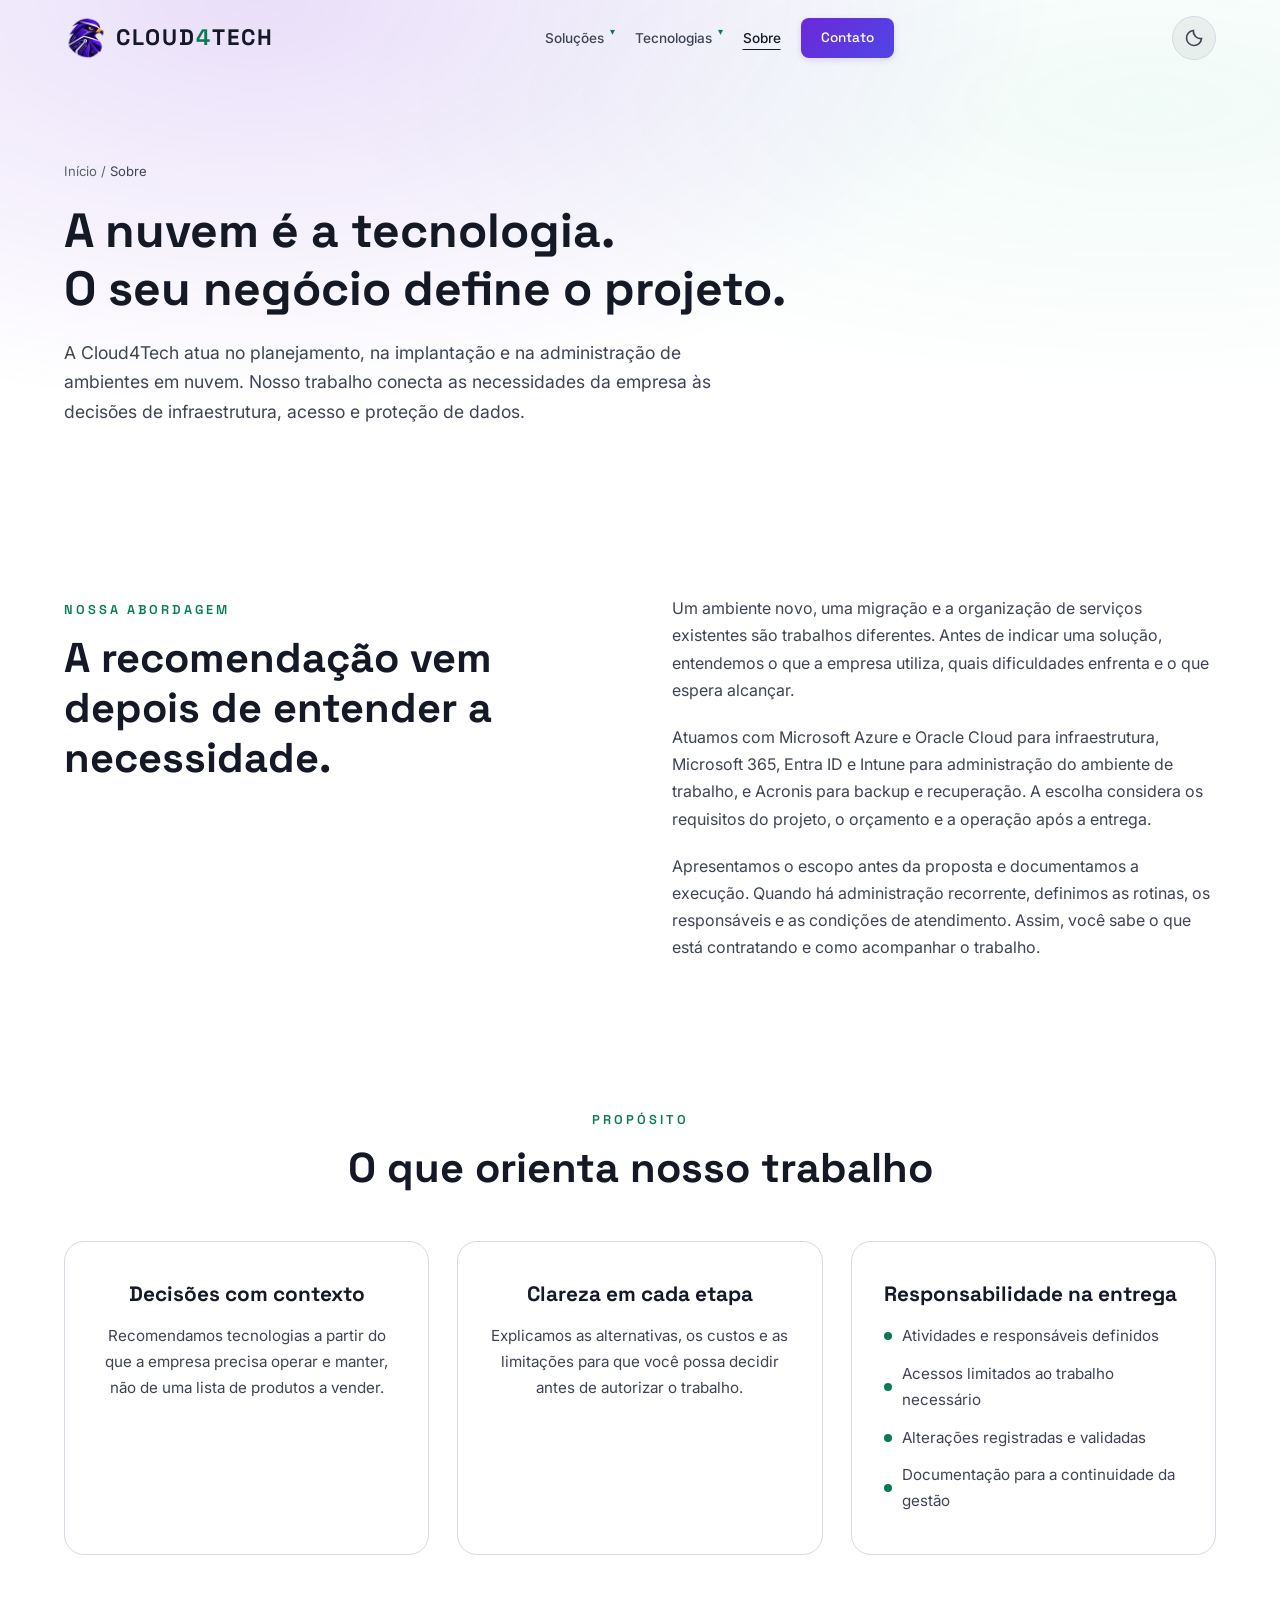
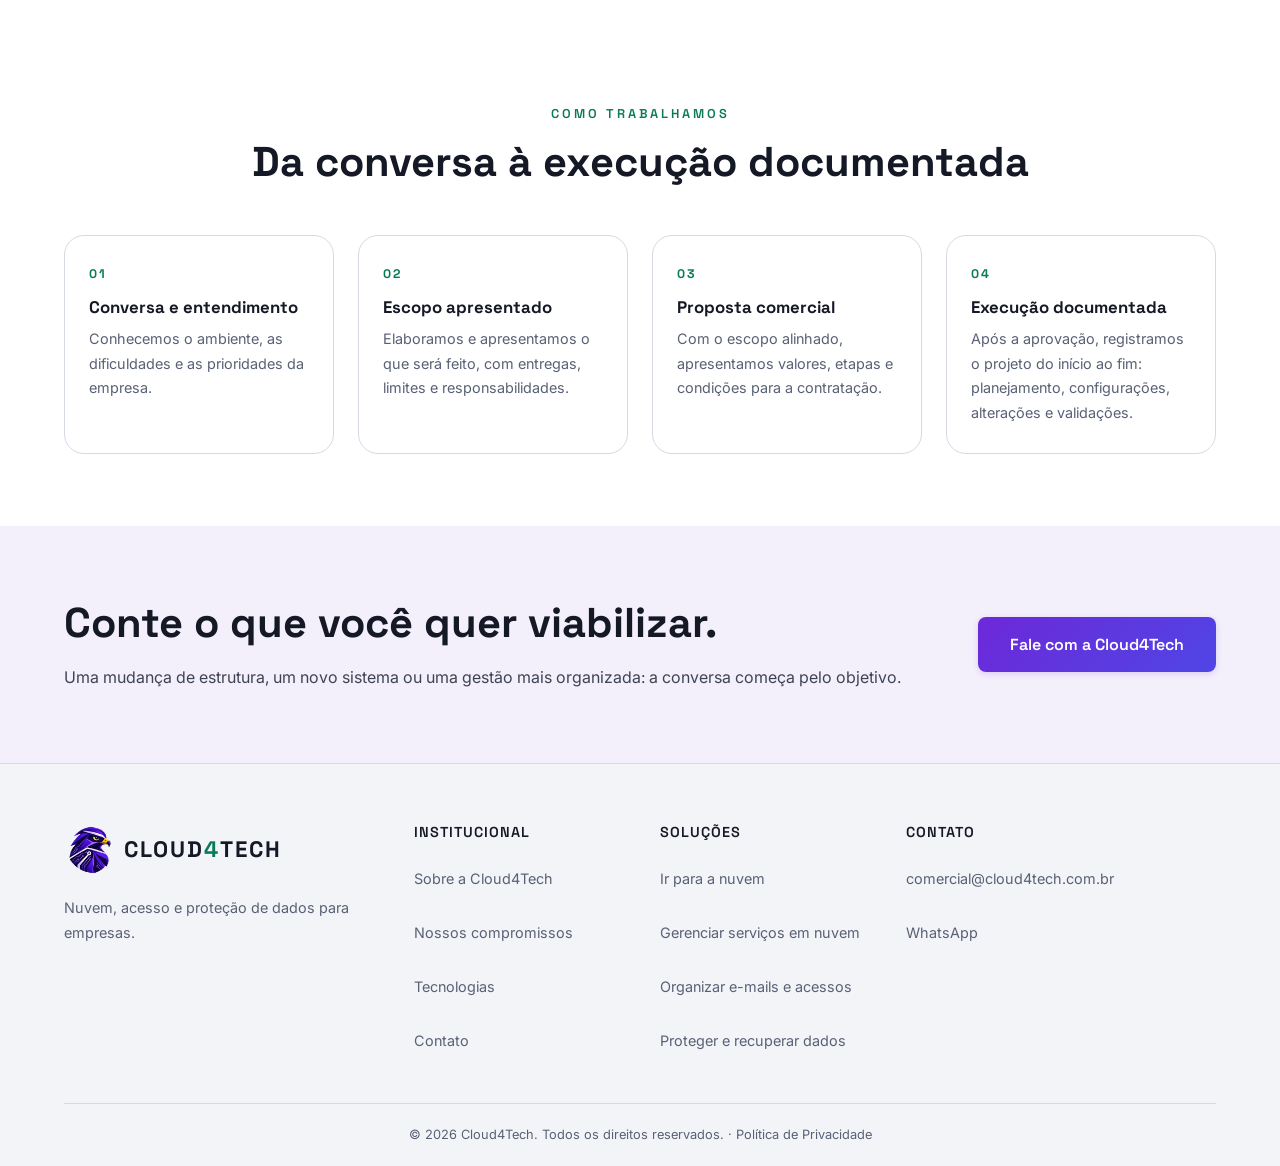
<file: sobre.html>
<!DOCTYPE html>
<html lang="pt-BR">
<head>
    <meta charset="UTF-8">
    <meta name="viewport" content="width=device-width, initial-scale=1.0">
    <title>Sobre a Cloud4Tech | Consultoria Cloud e Microsoft 365</title>
    <meta name="description" content="Conheça a Cloud4Tech: infraestrutura Azure, Microsoft 365, identidades e backup, com comunicação direta e escopo definido.">
    <meta name="robots" content="index, follow, max-image-preview:large">
    <meta name="theme-color" content="#0B0D14" media="(prefers-color-scheme: dark)">
    <meta name="theme-color" content="#F7F8FA" media="(prefers-color-scheme: light)">
    <meta property="og:type" content="website">
    <meta property="og:site_name" content="Cloud4Tech">
    <meta property="og:title" content="Sobre a Cloud4Tech | Consultoria Cloud e Microsoft 365">
    <meta property="og:description" content="Conheça a Cloud4Tech: infraestrutura Azure, Microsoft 365, identidades e backup, com comunicação direta e escopo definido.">
    <meta property="og:url" content="https://cloud4tech.com.br/sobre">
    <meta property="og:locale" content="pt_BR">
    <meta property="og:image" content="https://cloud4tech.com.br/assets/images/og-card-tech.png">
    <meta name="twitter:card" content="summary_large_image">
    <meta name="twitter:title" content="Sobre a Cloud4Tech | Consultoria Cloud e Microsoft 365">
    <meta name="twitter:description" content="Conheça a Cloud4Tech: infraestrutura Azure, Microsoft 365, identidades e backup, com comunicação direta e escopo definido.">
    <meta name="twitter:image" content="https://cloud4tech.com.br/assets/images/og-card-tech.png">
    <link rel="canonical" href="https://cloud4tech.com.br/sobre">
    <link rel="preconnect" href="https://fonts.googleapis.com">
    <link rel="preconnect" href="https://fonts.gstatic.com" crossorigin>
    <link href="https://fonts.googleapis.com/css2?family=Inter:wght@400;500;600&family=Space+Grotesk:wght@600;700;800&display=swap" rel="stylesheet">
    <link rel="icon" href="/assets/images/favicon-tech.ico" type="image/x-icon">
    <link rel="stylesheet" href="/assets/css/styles.css?v=26">
    <script src="/assets/js/theme-init.js?v=2"></script>
    <script type="application/ld+json">
    {
      "@context": "https://schema.org",
      "@type": "AboutPage",
      "name": "Sobre a Cloud4Tech",
      "url": "https://cloud4tech.com.br/sobre",
      "about": { "@id": "https://cloud4tech.com.br/#organization" },
      "inLanguage": "pt-BR"
    }
    </script>
</head>
<body>
    <a href="#main" class="skip-link">Ir para o conteúdo</a>
    <nav class="navbar scrolled" id="navbar" aria-label="Navegação principal">
        <div class="container navbar__inner">
            <a href="/" class="navbar__logo" aria-label="Cloud4Tech, início"><img class="brand-symbol" src="/assets/images/falcon-tech-96.webp" srcset="/assets/images/falcon-tech-96.webp 1x, /assets/images/falcon-tech-192.webp 2x" alt="" width="80" height="80" decoding="async"><span class="brand-wordmark"><span class="logo-text">CLOUD</span><span class="logo-accent">4</span><span class="logo-text">TECH</span></span></a>
            <ul class="navbar__links" id="navLinks">
                <li class="nav-dropdown"><a href="/#services" aria-haspopup="true" aria-expanded="false">Soluções</a><div class="nav-dropdown__menu"><a href="/ir-para-nuvem">Ir para a nuvem</a><a href="/cloud-gerenciada">Gerenciar serviços em nuvem</a><a href="/microsoft-365">Organizar e-mails e acessos</a><a href="/acronis">Proteger e recuperar dados</a></div></li>
                <li class="nav-dropdown"><a href="/#partners" aria-haspopup="true" aria-expanded="false">Tecnologias</a><div class="nav-dropdown__menu"><a href="/migracao-azure">Microsoft Azure</a><a href="/microsoft-365">Microsoft 365</a><a href="/intune">Microsoft Intune</a><a href="/oracle-cloud">Oracle Cloud (OCI)</a><a href="/acronis">Acronis Cyber Protect</a></div></li>
                <li><a href="/sobre" aria-current="page">Sobre</a></li>
                <li><a href="/contato" class="btn btn--sm btn--primary">Contato</a></li>
            </ul>
            <button class="theme-toggle" id="themeToggle" aria-label="Alternar tema">
                <svg class="theme-icon theme-icon--dark" width="20" height="20" viewBox="0 0 24 24" fill="none" stroke="currentColor" stroke-width="2" aria-hidden="true"><circle cx="12" cy="12" r="4"/><path d="M12 2v2m0 16v2M2 12h2m16 0h2M5 5l1.5 1.5m11 11L19 19M5 19l1.5-1.5m11-11L19 5"/></svg>
                <svg class="theme-icon theme-icon--light" width="20" height="20" viewBox="0 0 24 24" fill="none" stroke="currentColor" stroke-width="2" aria-hidden="true"><path d="M21 12.8A9 9 0 0 1 11.2 3 9 9 0 1 0 21 12.8Z"/></svg>
            </button>
            <button class="navbar__toggle" id="navToggle" aria-label="Menu" aria-controls="navLinks" aria-expanded="false"><span></span><span></span><span></span></button>
        </div>
    </nav>
    <main id="main">
        <header class="page-hero">
            <div class="container"><p class="page-hero__breadcrumb"><a href="/">Início</a> / <span>Sobre</span></p><h1 class="page-hero__title">A nuvem é a tecnologia.<br>O seu negócio define o projeto.</h1><p class="page-hero__desc">A Cloud4Tech atua no planejamento, na implantação e na administração de ambientes em nuvem. Nosso trabalho conecta as necessidades da empresa às decisões de infraestrutura, acesso e proteção de dados.</p></div>
        </header>
        <section class="section">
            <div class="container company-summary__inner">
                <div><span class="section__tag">Nossa abordagem</span><h2 class="section__title">A recomendação vem depois de entender a necessidade.</h2></div>
                <div><p>Um ambiente novo, uma migração e a organização de serviços existentes são trabalhos diferentes. Antes de indicar uma solução, entendemos o que a empresa utiliza, quais dificuldades enfrenta e o que espera alcançar.</p><p>Atuamos com Microsoft Azure e Oracle Cloud para infraestrutura, Microsoft 365, Entra ID e Intune para administração do ambiente de trabalho, e Acronis para backup e recuperação. A escolha considera os requisitos do projeto, o orçamento e a operação após a entrega.</p><p>Apresentamos o escopo antes da proposta e documentamos a execução. Quando há administração recorrente, definimos as rotinas, os responsáveis e as condições de atendimento. Assim, você sabe o que está contratando e como acompanhar o trabalho.</p></div>
            </div>
        </section>
        <section class="section mission" id="mission" aria-labelledby="missionTitle">
            <div class="container">
                <div class="section__header"><span class="section__tag">Propósito</span><h2 class="section__title" id="missionTitle">O que orienta nosso trabalho</h2></div>
                <div class="mission__grid">
                    <article class="mission-card"><h3>Decisões com contexto</h3><p>Recomendamos tecnologias a partir do que a empresa precisa operar e manter, não de uma lista de produtos a vender.</p></article>
                    <article class="mission-card"><h3>Clareza em cada etapa</h3><p>Explicamos as alternativas, os custos e as limitações para que você possa decidir antes de autorizar o trabalho.</p></article>
                    <article class="mission-card mission-card--values"><h3>Responsabilidade na entrega</h3><ul class="values-list"><li><span class="values-list__dot"></span>Atividades e responsáveis definidos</li><li><span class="values-list__dot"></span>Acessos limitados ao trabalho necessário</li><li><span class="values-list__dot"></span>Alterações registradas e validadas</li><li><span class="values-list__dot"></span>Documentação para a continuidade da gestão</li></ul></article>
                </div>
            </div>
        </section>
        <section class="section">
            <div class="container"><div class="section__header"><span class="section__tag">Como trabalhamos</span><h2 class="section__title">Da conversa à execução documentada</h2></div><div class="steps"><div class="step"><span class="step__num">01</span><h3>Conversa e entendimento</h3><p>Conhecemos o ambiente, as dificuldades e as prioridades da empresa.</p></div><div class="step"><span class="step__num">02</span><h3>Escopo apresentado</h3><p>Elaboramos e apresentamos o que será feito, com entregas, limites e responsabilidades.</p></div><div class="step"><span class="step__num">03</span><h3>Proposta comercial</h3><p>Com o escopo alinhado, apresentamos valores, etapas e condições para a contratação.</p></div><div class="step"><span class="step__num">04</span><h3>Execução documentada</h3><p>Após a aprovação, registramos o projeto do início ao fim: planejamento, configurações, alterações e validações.</p></div></div></div>
        </section>
        <section class="section contact-summary"><div class="container contact-summary__inner"><div><h2 class="section__title">Conte o que você quer viabilizar.</h2><p>Uma mudança de estrutura, um novo sistema ou uma gestão mais organizada: a conversa começa pelo objetivo.</p></div><a href="/contato" class="btn btn--primary btn--lg">Fale com a Cloud4Tech</a></div></section>
    </main>
    <footer class="footer">
        <div class="container footer__inner">
            <div class="footer__brand"><a href="/" class="navbar__logo" aria-label="Cloud4Tech, início"><img class="brand-symbol" src="/assets/images/falcon-tech-96.webp" srcset="/assets/images/falcon-tech-96.webp 1x, /assets/images/falcon-tech-192.webp 2x" alt="" width="80" height="80" decoding="async"><span class="brand-wordmark"><span class="logo-text">CLOUD</span><span class="logo-accent">4</span><span class="logo-text">TECH</span></span></a><p>Nuvem, acesso e proteção de dados para empresas.</p></div>
            <div class="footer__links"><h4>Institucional</h4><ul><li><a href="/sobre">Sobre a Cloud4Tech</a></li><li><a href="/sobre#mission">Nossos compromissos</a></li><li><a href="/#partners">Tecnologias</a></li><li><a href="/contato">Contato</a></li></ul></div>
            <div class="footer__links"><h4>Soluções</h4><ul><li><a href="/ir-para-nuvem">Ir para a nuvem</a></li><li><a href="/cloud-gerenciada">Gerenciar serviços em nuvem</a></li><li><a href="/microsoft-365">Organizar e-mails e acessos</a></li><li><a href="/acronis">Proteger e recuperar dados</a></li></ul></div>
            <div class="footer__links"><h4>Contato</h4><ul><li><a href="mailto:comercial@cloud4tech.com.br">comercial@cloud4tech.com.br</a></li><li><a href="https://wa.me/5511987839637" target="_blank" rel="noopener">WhatsApp</a></li></ul></div>
        </div>
        <div class="container"><div class="footer__bottom"><p>&copy; 2026 Cloud4Tech. Todos os direitos reservados. &middot; <a href="/privacidade">Política de Privacidade</a></p></div></div>
    </footer>
    <script src="/assets/js/main.js?v=19"></script>
</body>
</html>
</file>
<file: assets/css/styles.css>
/* ============================
   Cloud4Tech — Styles
   ============================ */

/* --- Custom Properties --- */
:root {
    --c-bg:       #0B0D14;
    --c-bg-alt:   #0E1019;
    --c-bg-card:  #131624;
    --c-border:   rgba(255,255,255,0.06);
    --c-purple:   #6D28D9;
    --c-purple-l: #9D8DF0;
    --c-indigo:   #4F46E5;
    --c-green:    #10B981;
    --c-green-d:  #0B9A6D;
    --c-text:     #BFC3D4;
    --c-text-dim: #A0A6BC;
    --c-white:    #FFFFFF;

    --ff-heading: 'Space Grotesk', sans-serif;
    --ff-body:    'Inter', sans-serif;

    --radius-sm:  8px;
    --radius-md:  12px;
    --radius-lg:  20px;
    --shadow-card: 0 4px 24px rgba(0,0,0,0.25);

    --transition: 0.3s cubic-bezier(0.4, 0, 0.2, 1);
}

/* --- Light Mode Variables --- */
[data-theme="light"] {
    --c-purple-l: #6D28D9;
    --c-green:    #087A56;
    --c-green-d:  #066447;
    --c-bg:       #FFFFFF;
    --c-bg-alt:   #F2F4F8;
    --c-bg-card:  #FFFFFF;
    --c-border:   #D4D9E3;
    --c-text:     #3F4454;
    --c-text-dim: #596175;
    --c-white:    #151926;

    --shadow-card: 0 4px 24px rgba(20,24,40,0.08);
}

/* --- Reset --- */
*, *::before, *::after {
    margin: 0;
    padding: 0;
    box-sizing: border-box;
}

html {
    scroll-padding-top: 70px;
}

body {
    font-family: var(--ff-body);
    background: var(--c-bg);
    color: var(--c-text);
    line-height: 1.7;
    -webkit-font-smoothing: antialiased;
    overflow-x: hidden;
}

img { max-width: 100%; display: block; }
a { text-decoration: none; color: inherit; }
ul { list-style: none; }
button { cursor: pointer; border: none; background: none; font: inherit; }
input, textarea { font: inherit; }

.container {
    max-width: 1200px;
    margin: 0 auto;
    padding: 0 24px;
}

/* --- Typography --- */
h1, h2, h3, h4 {
    font-family: var(--ff-heading);
    color: var(--c-white);
    line-height: 1.2;
}

.gradient-text {
    background: linear-gradient(135deg, var(--c-purple-l), var(--c-green));
    -webkit-background-clip: text;
    -webkit-text-fill-color: transparent;
    background-clip: text;
}

/* --- Buttons --- */
.btn {
    display: inline-flex;
    align-items: center;
    justify-content: center;
    gap: 8px;
    font-family: var(--ff-heading);
    font-weight: 600;
    border-radius: var(--radius-sm);
    transition: var(--transition);
    white-space: nowrap;
}

.btn--sm { padding: 8px 20px; font-size: 0.875rem; }
.btn--lg { padding: 14px 32px; font-size: 1rem; }
.btn--full { width: 100%; }

.btn--primary {
    background: linear-gradient(135deg, var(--c-purple), var(--c-indigo));
    color: #FFFFFF;
    box-shadow: 0 2px 12px rgba(109,40,217,0.25);
}
.btn--primary:hover {
    box-shadow: 0 4px 20px rgba(109,40,217,0.35);
    transform: translateY(-2px);
}

.btn--outline {
    border: 1.5px solid rgba(255,255,255,0.15);
    color: var(--c-white);
    background: rgba(255,255,255,0.04);
}
.btn--outline:hover {
    border-color: var(--c-purple-l);
    background: rgba(109,40,217,0.08);
}

.btn--text {
    color: var(--c-white);
    padding-left: 8px;
    padding-right: 8px;
}

.btn--text:hover {
    color: var(--c-green);
}

a:focus-visible, button:focus-visible {
    outline: 2px solid var(--c-purple-l);
    outline-offset: 5px;
}

/* ============================
   NAVBAR
   ============================ */
.navbar {
    position: fixed;
    top: 0;
    left: 0;
    right: 0;
    z-index: 1000;
    padding: 16px 0;
    transition: var(--transition);
    background: transparent;
}

.navbar.scrolled {
    background: rgba(11,13,20,0.95);
    backdrop-filter: blur(20px);
    -webkit-backdrop-filter: blur(20px);
    border-bottom: 1px solid var(--c-border);
    padding: 8px 0;
}

[data-theme="light"] .navbar.scrolled {
    background: rgba(255,255,255,0.96);
}

.navbar__inner {
    display: flex;
    align-items: center;
    justify-content: space-between;
}

.navbar__logo {
    display: inline-flex;
    align-items: center;
    gap: 8px;
    flex-shrink: 0;
    font-family: var(--ff-heading);
    font-size: 1.4rem;
    font-weight: 800;
    letter-spacing: 2px;
}

.brand-symbol {
    display: block;
    width: 44px;
    height: 44px;
    object-fit: contain;
    flex-shrink: 0;
}

.brand-wordmark {
    white-space: nowrap;
}

.footer__brand .navbar__logo {
    gap: 8px;
}

.footer__brand .brand-symbol {
    width: 52px;
    height: 52px;
}

.logo-text { color: var(--c-white); }
.logo-accent { color: var(--c-green); }

.navbar__links {
    display: flex;
    align-items: center;
    gap: 32px;
}

.navbar__links a {
    font-size: 0.9rem;
    font-weight: 500;
    color: var(--c-text);
    transition: var(--transition);
    position: relative;
    padding-bottom: 4px;
    white-space: nowrap;
}

/* Compact navigation on smaller desktops. */
@media (max-width: 1360px) and (min-width: 769px) {
    .navbar__links { gap: 20px; }
    .navbar__links a { font-size: 0.85rem; }
}

.navbar__links a:hover { color: var(--c-white); }

.navbar__links a.btn {
    color: #FFFFFF;
    padding-bottom: 8px;
}

.navbar__links a.active {
    color: var(--c-white);
}

.navbar__links a:not(.btn)::after {
    content: '';
    position: absolute;
    bottom: 0;
    left: 0;
    width: 0;
    height: 2px;
    background: var(--c-green);
    transition: width 0.3s ease;
}

.navbar__links a:not(.btn):hover::after {
    width: 100%;
}

.navbar__toggle {
    display: none;
    flex-direction: column;
    align-items: center;
    justify-content: center;
    gap: 5px;
    width: 44px;
    height: 44px;
    flex-shrink: 0;
}

.navbar__toggle span {
    display: block;
    width: 28px;
    height: 2px;
    background: var(--c-white);
    border-radius: 2px;
    transition: var(--transition);
}

/* --- Navbar dropdown (Serviços) --- */
.nav-dropdown {
    position: relative;
}

.nav-dropdown > a::before {
    content: '▾';
    float: right;
    margin-left: 6px;
    font-size: 0.7em;
    color: var(--c-green);
}

.nav-dropdown__menu {
    position: absolute;
    top: 100%;
    left: 50%;
    transform: translateX(-50%) translateY(8px);
    min-width: 240px;
    background: rgba(11,13,20,0.98);
    backdrop-filter: blur(20px);
    -webkit-backdrop-filter: blur(20px);
    border: 1px solid var(--c-border);
    border-radius: var(--radius-md);
    padding: 10px;
    display: flex;
    flex-direction: column;
    gap: 2px;
    opacity: 0;
    visibility: hidden;
    transition: opacity 0.25s ease, transform 0.25s ease, visibility 0.25s;
    box-shadow: 0 12px 40px rgba(0,0,0,0.4);
}

[data-theme="light"] .nav-dropdown__menu {
    background: rgba(255,255,255,0.98);
    box-shadow: 0 12px 40px rgba(26,16,54,0.15);
}

.nav-dropdown:hover .nav-dropdown__menu,
.nav-dropdown:focus-within .nav-dropdown__menu {
    opacity: 1;
    visibility: visible;
    transform: translateX(-50%) translateY(0);
}

.nav-dropdown__menu a {
    display: block;
    padding: 10px 14px;
    border-radius: var(--radius-sm);
    font-size: 0.88rem;
    white-space: nowrap;
}

.nav-dropdown__menu a:hover {
    background: rgba(109,40,217,0.12);
}

.nav-dropdown__menu a::after {
    display: none;
}

/* ============================
   HERO
   ============================ */
.hero {
    position: relative;
    min-height: 0;
    display: flex;
    align-items: center;
    justify-content: center;
    overflow: hidden;
    padding: 128px 0 64px;
    background: var(--c-bg);
}

/* --- Hero visual (right side) --- */
.hero__visual {
    display: flex;
    flex-direction: column;
    align-items: center;
    justify-content: center;
    min-width: 0;
    padding: 0;
}

.hero__falcon {
    width: 84%;
    max-width: 240px;
    height: auto;
}

/* --- Hero layout --- */
.hero__inner {
    display: grid;
    width: 100%;
    grid-template-columns: minmax(0, 1.85fr) minmax(0, 1fr);
    align-items: center;
    gap: 40px;
    position: relative;
    z-index: 1;
}

.hero__content {
    text-align: left;
    min-width: 0;
}

.hero__tag {
    font-family: var(--ff-heading);
    font-size: 0.85rem;
    font-weight: 600;
    letter-spacing: 2px;
    text-transform: uppercase;
    color: var(--c-green);
    margin-bottom: 16px;
}

.hero__title {
    font-size: clamp(2rem, 3.1vw, 2.65rem);
    letter-spacing: -0.035em;
    line-height: 1.18;
    font-weight: 800;
    margin-bottom: 24px;
}

.hero__title-line {
    display: block;
}

.hero__desc {
    font-size: 1.1rem;
    color: var(--c-text);
    max-width: 520px;
    margin-bottom: 28px;
}

.hero__actions {
    display: flex;
    gap: 16px;
    flex-wrap: wrap;
}

.hero__note {
    margin-top: 14px;
    font-size: 0.8rem;
    color: var(--c-text-dim);
}

.hero__capabilities {
    display: flex;
    flex-wrap: wrap;
    gap: 8px 20px;
    border-top: 1px solid var(--c-border);
    padding-top: 20px;
    margin-top: 28px;
    font-size: 0.8rem;
}

.hero__capabilities li::before {
    content: '';
    display: inline-block;
    width: 6px;
    height: 6px;
    margin-right: 8px;
    border-radius: 50%;
    background: var(--c-green);
}

.service-card__eyebrow {
    font-size: 0.8rem;
    color: var(--c-green);
    margin-bottom: 12px;
}

.hero__scroll {
    position: absolute;
    bottom: 32px;
    left: 50%;
    transform: translateX(-50%);
    z-index: 2;
}

.hero__scroll a {
    color: var(--c-text-dim);
    animation: bounce 2s infinite;
}

@keyframes bounce {
    0%, 100% { transform: translateY(0); }
    50% { transform: translateY(8px); }
}

/* ============================
   SECTIONS
   ============================ */
.section {
    padding: 72px 0;
}

.section__header {
    text-align: center;
    margin-bottom: 48px;
}

.section__tag {
    display: inline-block;
    font-family: var(--ff-heading);
    font-size: 0.8rem;
    font-weight: 600;
    letter-spacing: 3px;
    text-transform: uppercase;
    color: var(--c-green);
    margin-bottom: 12px;
}

.section__title {
    font-size: clamp(1.8rem, 3.5vw, 2.6rem);
    font-weight: 800;
    margin-bottom: 16px;
}

.section__subtitle {
    font-size: 1.05rem;
    color: var(--c-text-dim);
    max-width: 560px;
    margin: 0 auto;
}

.services {
    background: var(--c-bg-alt);
    border-block: 1px solid var(--c-border);
}

.services .section__header {
    text-align: left;
    max-width: 760px;
}

.services .section__subtitle {
    margin-left: 0;
}

/* ============================
   ABOUT
   ============================ */
.about {
    background: var(--c-bg-alt);
}

.about__grid {
    display: grid;
    grid-template-columns: 1fr 1fr;
    gap: 60px;
    align-items: start;
}

.about__text p {
    font-size: 1.05rem;
    margin-bottom: 20px;
}

.about__text strong {
    color: var(--c-white);
}

.about__stats {
    display: flex;
    flex-direction: column;
    gap: 20px;
}

.stat-card {
    background: var(--c-bg-card);
    border: 1px solid var(--c-border);
    border-radius: var(--radius-md);
    padding: 24px 28px;
    display: flex;
    align-items: flex-start;
    gap: 16px;
    transition: var(--transition);
}

.stat-card:hover {
    border-color: rgba(109,40,217,0.2);
    transform: translateX(4px);
}

.stat-card__icon {
    color: var(--c-green);
    flex-shrink: 0;
    margin-top: 2px;
}

.stat-card h3 {
    font-size: 1rem;
    margin-bottom: 4px;
}

.stat-card p {
    font-size: 0.9rem;
    color: var(--c-text-dim);
}

/* ============================
   SERVICES
   ============================ */
.services__grid {
    display: grid;
    grid-template-columns: repeat(2, minmax(0, 1fr));
    gap: 24px;
}

.services__grid .service-card {
    display: flex;
    flex-direction: column;
    min-width: 0;
}

.services__grid .service-card__desc {
    flex: 1;
}

.services__grid .service-card__link {
    align-self: flex-start;
    padding-top: 20px;
    margin-top: 0;
}

.service-card {
    position: relative;
    background: var(--c-bg-card);
    border: 1px solid var(--c-border);
    border-radius: var(--radius-lg);
    padding: 36px 32px;
    transition: var(--transition);
    overflow: hidden;
}

.service-card:hover {
    border-color: rgba(109,40,217,0.25);
    transform: translateY(-4px);
    box-shadow: var(--shadow-card);
}

.service-card__icon {
    color: var(--c-purple-l);
    margin-bottom: 20px;
    transition: var(--transition);
}

.service-card__icon svg,
.stat-card__icon svg,
.mission-card__icon svg {
    display: block;
    width: 32px;
    height: 32px;
}

.service-card:hover .service-card__icon {
    color: var(--c-green);
}

.service-card__title {
    font-size: 1.25rem;
    margin-bottom: 4px;
}

.service-card__subtitle {
    font-size: 0.85rem;
    color: var(--c-green);
    font-weight: 500;
    margin-bottom: 16px;
}

.service-card__desc {
    font-size: 0.95rem;
    color: var(--c-text-dim);
}

.service-card__link {
    display: inline-block;
    margin-top: 16px;
    margin-right: 16px;
    font-family: var(--ff-heading);
    font-size: 0.88rem;
    font-weight: 600;
    color: var(--c-green);
    transition: var(--transition);
}

.service-card__link:hover {
    color: var(--c-purple-l);
}

.service-card__line {
    position: absolute;
    bottom: 0;
    left: 0;
    right: 0;
    height: 3px;
    background: linear-gradient(90deg, var(--c-purple), var(--c-green));
    transform: scaleX(0);
    transform-origin: left;
    transition: transform 0.4s ease;
}

.service-card:hover .service-card__line {
    transform: scaleX(1);
}

/* ============================
   MISSION, VISION & VALUES
   ============================ */
.mission {
    background: var(--c-bg);
}

.mission__grid {
    display: grid;
    grid-template-columns: repeat(3, 1fr);
    gap: 28px;
}

.mission-card {
    background: var(--c-bg-card);
    border: 1px solid var(--c-border);
    border-radius: var(--radius-lg);
    padding: 40px 32px;
    text-align: center;
    transition: var(--transition);
}

.mission-card:hover {
    border-color: rgba(109,40,217,0.25);
    transform: translateY(-4px);
    box-shadow: var(--shadow-card);
}

.mission-card--values {
    text-align: left;
}

.mission-card__icon {
    display: flex;
    justify-content: center;
    color: var(--c-purple-l);
    margin-bottom: 20px;
}

.mission-card h3 {
    font-size: 1.3rem;
    margin-bottom: 16px;
}

.mission-card p {
    font-size: 0.95rem;
    color: var(--c-text);
    line-height: 1.7;
}

/* Values list inside card */
.values-list {
    list-style: none;
    padding: 0;
    margin: 0;
    display: flex;
    flex-direction: column;
    gap: 12px;
}

.values-list li {
    display: flex;
    align-items: center;
    gap: 10px;
    font-size: 0.95rem;
    color: var(--c-text);
    transition: color 0.2s ease;
}

.values-list li:hover {
    color: var(--c-white);
}

.values-list__dot {
    width: 8px;
    height: 8px;
    border-radius: 50%;
    background: var(--c-green);
    flex-shrink: 0;
}

/* ============================
   RISK BAND
   ============================ */
.risk-band {
    background: linear-gradient(135deg, rgba(109,40,217,0.10) 0%, rgba(16,185,129,0.05) 100%);
    border-top: 1px solid var(--c-border);
    border-bottom: 1px solid var(--c-border);
    padding: 72px 0;
}

.risk-band__inner {
    display: grid;
    grid-template-columns: repeat(3, 1fr);
    gap: 0;
}

.risk-stat {
    position: relative;
    display: flex;
    flex-direction: column;
    align-items: center;
    text-align: center;
    gap: 8px;
    padding: 28px 16px 0;
    border-top: 1px solid var(--c-border);
}

.risk-stat::before {
    content: '';
    position: absolute;
    top: -5px;
    left: calc(50% - 5px);
    width: 10px;
    height: 10px;
    border-radius: 50%;
    background: var(--c-green);
    box-shadow: 0 0 0 6px var(--c-bg);
}

.risk-stat__number {
    font-family: var(--ff-heading);
    font-size: clamp(1.2rem, 2vw, 1.6rem);
    font-weight: 800;
    color: var(--c-green);
    line-height: 1;
}

.risk-stat__label {
    font-size: 0.88rem;
    color: var(--c-text);
    max-width: 280px;
}

.risk-band__cta {
    text-align: center;
    margin-top: 32px;
    font-size: 1rem;
    font-weight: 600;
    color: var(--c-white);
}

.risk-band__cta a {
    color: var(--c-green);
    text-decoration: none;
    transition: opacity 0.2s ease;
}

.risk-band__cta a:hover {
    opacity: 0.8;
}

/* ============================
   CTA / CONTACT
   ============================ */
.cta {
    background: var(--c-bg-alt);
}

.cta__inner {
    display: grid;
    grid-template-columns: 1fr 1fr;
    gap: 60px;
    align-items: start;
}

.cta__title {
    font-size: clamp(1.6rem, 3vw, 2.2rem);
    font-weight: 800;
    margin-bottom: 20px;
}

.cta__desc {
    font-size: 1.05rem;
    color: var(--c-text);
}

.cta__whatsapp {
    display: inline-flex;
    align-items: center;
    gap: 10px;
    margin-top: 28px;
}

.btn--whatsapp {
    background: #25D366;
    color: #fff;
    border: none;
}

.btn--whatsapp:hover {
    background: #1ebe5b;
    color: #fff;
    transform: translateY(-2px);
}

.cta__form {
    display: flex;
    flex-direction: column;
    gap: 16px;
}

.form-group {
    position: relative;
}

.form-label {
    display: block;
    font-size: 0.78rem;
    font-weight: 500;
    color: var(--c-text-dim);
    margin-bottom: 6px;
    letter-spacing: 0.3px;
}

.form-group input,
.form-group textarea,
.form-group select {
    width: 100%;
    background: var(--c-bg-card);
    border: 1px solid var(--c-border);
    border-radius: var(--radius-sm);
    padding: 14px 18px;
    color: var(--c-white);
    font-size: 0.95rem;
    transition: var(--transition);
    outline: none;
}

.form-group input::placeholder,
.form-group textarea::placeholder {
    color: var(--c-text-dim);
}

.form-group input:focus,
.form-group textarea:focus,
.form-group select:focus {
    border-color: var(--c-purple);
    box-shadow: 0 0 0 3px rgba(109,40,217,0.15);
}

.form-group textarea {
    resize: vertical;
    min-height: 100px;
}

/* Phone field */
.phone-number {
    flex: 1;
    min-width: 0;
}

/* ============================
   FOOTER
   ============================ */
.footer {
    padding: 60px 0 0;
    border-top: 1px solid var(--c-border);
}

.footer__inner {
    display: grid;
    grid-template-columns: 1.5fr 1fr 1fr 1.5fr;
    gap: 40px;
    padding-bottom: 40px;
}

.footer__brand p {
    margin-top: 12px;
    font-size: 0.9rem;
    color: var(--c-text-dim);
}

.footer__links h4 {
    font-size: 0.9rem;
    font-weight: 600;
    margin-bottom: 16px;
    text-transform: uppercase;
    letter-spacing: 1px;
}

.footer__links ul {
    display: flex;
    flex-direction: column;
    gap: 10px;
}

.footer__links a {
    display: inline-flex;
    align-items: center;
    min-height: 44px;
    font-size: 0.9rem;
    color: var(--c-text-dim);
    transition: var(--transition);
}

.footer__links a:hover {
    color: var(--c-green);
}

.footer__bottom {
    border-top: 1px solid var(--c-border);
    padding: 20px 0;
    text-align: center;
}

.footer__bottom p {
    font-size: 0.8rem;
    color: var(--c-text-dim);
}

.footer__bottom a {
    color: var(--c-text-dim);
    text-decoration: none;
    transition: color 0.2s ease;
}

.footer__bottom a:hover { color: var(--c-purple-l); }

/* ============================
   THEME TOGGLE
   ============================ */
.theme-toggle {
    display: flex;
    align-items: center;
    justify-content: center;
    width: 44px;
    height: 44px;
    border-radius: 50%;
    background: rgba(255,255,255,0.06);
    border: 1px solid var(--c-border);
    color: var(--c-text);
    cursor: pointer;
    transition: var(--transition);
    margin-left: 8px;
    flex-shrink: 0;
}

.theme-toggle:hover {
    background: rgba(109,40,217,0.15);
    color: var(--c-purple-l);
    border-color: rgba(109,40,217,0.3);
}

[data-theme="light"] .theme-toggle {
    background: rgba(0,0,0,0.05);
}

[data-theme="light"] .theme-toggle:hover {
    background: rgba(109,40,217,0.1);
    color: var(--c-purple);
}

.theme-icon { display: block; }
.theme-icon--light { display: none; }

[data-theme="light"] .theme-icon--dark { display: none; }
[data-theme="light"] .theme-icon--light { display: block; }

/* ============================
   LIGHT MODE OVERRIDES
   ============================ */
[data-theme="light"] .btn--outline {
    border-color: #747D90;
    color: var(--c-purple);
    background: #FFFFFF;
}

[data-theme="light"] .btn--primary {
    color: #FFFFFF;
    box-shadow: 0 2px 6px rgba(109,40,217,0.16);
}

[data-theme="light"] .btn--primary:hover {
    box-shadow: 0 4px 12px rgba(109,40,217,0.24);
}

[data-theme="light"] .btn--whatsapp {
    background: var(--c-green);
    color: #FFFFFF;
}

[data-theme="light"] .btn--whatsapp:hover {
    background: var(--c-green-d);
}

[data-theme="light"] .btn--outline:hover {
    border-color: var(--c-purple);
    background: rgba(109,40,217,0.06);
}

[data-theme="light"] .hero {
    background: var(--c-bg);
}

[data-theme="light"] .navbar__toggle span {
    background: var(--c-white);
}

[data-theme="light"] .gradient-text {
    background: linear-gradient(135deg, var(--c-purple), var(--c-green));
    -webkit-background-clip: text;
    -webkit-text-fill-color: transparent;
    background-clip: text;
}

[data-theme="light"] .form-group input,
[data-theme="light"] .form-group textarea,
[data-theme="light"] .form-group select {
    background: var(--c-bg-card);
    color: var(--c-white);
    border-color: #747D90;
}

[data-theme="light"] .form-group input:focus,
[data-theme="light"] .form-group textarea:focus,
[data-theme="light"] .form-group select:focus {
    border-color: var(--c-purple);
}

[data-theme="light"] .form-label {
    color: var(--c-white);
    font-weight: 600;
}

[data-theme="light"] .prose a,
[data-theme="light"] .service-card__link {
    text-decoration: underline;
    text-underline-offset: 4px;
}

[data-theme="light"] .faq summary:focus-visible {
    outline: 2px solid var(--c-purple);
    outline-offset: 4px;
    border-radius: var(--radius-md);
}

[data-theme="light"] .faq details[open] {
    border-color: var(--c-purple);
}

[data-theme="light"] .cta-band,
[data-theme="light"] .contact-summary {
    background: #F3EFFB;
}

[data-theme="light"] .footer {
    background: var(--c-bg-alt);
}

[data-theme="light"] .form-group input::placeholder,
[data-theme="light"] .form-group textarea::placeholder {
    color: var(--c-text-dim);
}

/* ============================
   SUBPAGES (service pages)
   ============================ */
.page-hero {
    padding: 160px 0 64px;
    background:
        radial-gradient(ellipse at 20% 0%, rgba(109,40,217,0.15) 0%, transparent 55%),
        radial-gradient(ellipse at 90% 20%, rgba(16,185,129,0.06) 0%, transparent 50%),
        var(--c-bg);
}

.page-hero__breadcrumb {
    font-size: 0.82rem;
    color: var(--c-text-dim);
    margin-bottom: 20px;
}

.page-hero__breadcrumb a {
    color: var(--c-text-dim);
    transition: color 0.2s ease;
}

.page-hero__breadcrumb a:hover { color: var(--c-green); }

.page-hero__breadcrumb span { color: var(--c-text); }

.page-hero__title {
    font-size: clamp(2rem, 4vw, 3rem);
    font-weight: 800;
    max-width: 760px;
    margin-bottom: 20px;
}

.page-hero__desc {
    font-size: 1.1rem;
    color: var(--c-text);
    max-width: 680px;
    margin-bottom: 32px;
}

.page-hero__actions {
    display: flex;
    gap: 16px;
    flex-wrap: wrap;
}

/* --- Prose (long-form content) --- */
.prose {
    max-width: 760px;
    margin: 0 auto;
}

.prose h2 {
    font-size: clamp(1.5rem, 3vw, 2rem);
    margin-bottom: 20px;
}

.prose h3 {
    font-size: 1.2rem;
    margin: 32px 0 12px;
}

.prose p {
    font-size: 1.02rem;
    margin-bottom: 18px;
}

.prose strong { color: var(--c-white); }

.prose a { color: var(--c-green); }
.prose a:hover { text-decoration: underline; }

/* --- Checklist (entregáveis) --- */
.check-list {
    display: flex;
    flex-direction: column;
    gap: 14px;
    margin: 20px 0;
}

.check-list li {
    position: relative;
    padding-left: 26px;
    font-size: 1rem;
    color: var(--c-text);
}

.check-list li::before {
    content: '✓';
    position: absolute;
    left: 0;
    top: 0;
    color: var(--c-green);
    font-weight: 700;
    line-height: 1.6;
}

.check-list li strong { color: var(--c-white); }

/* Destaque do item quando acessado via âncora (ex.: /cloud-gerenciada#m365) */
.check-list li:target {
    background: rgba(16,185,129,0.1);
    border-radius: var(--radius-sm);
    padding: 8px 12px 8px 30px;
}

.check-list li:target::before {
    left: 8px;
    top: 8px;
}

/* --- Feature grid (2 col cards) --- */
.feature-grid {
    display: grid;
    grid-template-columns: repeat(2, 1fr);
    gap: 24px;
}

.feature-grid .service-card { min-width: 0; }

/* --- Process steps --- */
.steps {
    display: grid;
    grid-template-columns: repeat(4, 1fr);
    gap: 24px;
    counter-reset: step;
}

.step {
    background: var(--c-bg-card);
    border: 1px solid var(--c-border);
    border-radius: var(--radius-lg);
    padding: 28px 24px;
    position: relative;
    transition: var(--transition);
}

.step:hover {
    border-color: rgba(109,40,217,0.25);
    transform: translateY(-4px);
}

.step__num {
    font-family: var(--ff-heading);
    font-size: 0.78rem;
    font-weight: 700;
    letter-spacing: 2px;
    text-transform: uppercase;
    color: var(--c-green);
    display: block;
    margin-bottom: 12px;
}

.step h3 {
    font-size: 1.05rem;
    margin-bottom: 10px;
}

.step p {
    font-size: 0.9rem;
    color: var(--c-text-dim);
}

/* --- FAQ accordion --- */
.faq {
    max-width: 760px;
    margin: 0 auto;
    display: flex;
    flex-direction: column;
    gap: 12px;
}

.faq details {
    background: var(--c-bg-card);
    border: 1px solid var(--c-border);
    border-radius: var(--radius-md);
    transition: var(--transition);
}

.faq details[open] {
    border-color: rgba(109,40,217,0.3);
}

.faq summary {
    cursor: pointer;
    padding: 20px 24px;
    font-family: var(--ff-heading);
    font-weight: 600;
    font-size: 1rem;
    color: var(--c-white);
    list-style: none;
    display: flex;
    justify-content: space-between;
    align-items: center;
    gap: 16px;
}

.faq summary::-webkit-details-marker { display: none; }

.faq summary::after {
    content: '+';
    font-size: 1.4rem;
    color: var(--c-green);
    flex-shrink: 0;
    transition: transform 0.3s ease;
}

.faq details[open] summary::after {
    transform: rotate(45deg);
}

.faq details p {
    padding: 0 24px 20px;
    font-size: 0.95rem;
    color: var(--c-text);
}

/* --- CTA band (subpages) --- */
.cta-band {
    background: linear-gradient(135deg, rgba(109,40,217,0.12) 0%, rgba(16,185,129,0.06) 100%);
    border-top: 1px solid var(--c-border);
    border-bottom: 1px solid var(--c-border);
    padding: 56px 0;
    text-align: center;
}

/* --- Blog --- */
.blog-grid {
    display: grid;
    grid-template-columns: repeat(2, 1fr);
    gap: 24px;
    max-width: 980px;
    margin: 0 auto;
}

.post-card {
    position: relative;
    display: flex;
    flex-direction: column;
    background: var(--c-bg-card);
    border: 1px solid var(--c-border);
    border-radius: var(--radius-lg);
    padding: 32px 28px;
    transition: var(--transition);
}

/* Stretched link: o card inteiro vira área clicável do título */
.post-card h2 a::after {
    content: '';
    position: absolute;
    inset: 0;
    z-index: 1;
}

.post-card:hover {
    border-color: rgba(109,40,217,0.25);
    transform: translateY(-4px);
    box-shadow: var(--shadow-card);
}

.post-card__meta {
    font-size: 0.8rem;
    color: var(--c-text-dim);
    letter-spacing: 0.5px;
    text-transform: uppercase;
    margin-bottom: 12px;
}

.post-card__meta .tag {
    color: var(--c-green);
    font-weight: 600;
}

.post-card h2 {
    font-size: 1.25rem;
    margin-bottom: 12px;
    line-height: 1.35;
}

.post-card p {
    font-size: 0.95rem;
    color: var(--c-text-dim);
    margin-bottom: 20px;
}

.post-card__link {
    margin-top: auto;
    font-family: var(--ff-heading);
    font-size: 0.88rem;
    font-weight: 600;
    color: var(--c-green);
}

.post-card__link:hover { color: var(--c-purple-l); }

.post-card h2 a:hover { color: var(--c-green); }

/* --- Voltar ao blog (fim do artigo) --- */
.post-back {
    display: inline-flex;
    align-items: center;
    gap: 8px;
    margin-top: 32px;
    font-family: var(--ff-heading);
    font-size: 0.92rem;
    font-weight: 600;
    color: var(--c-text-dim);
    transition: var(--transition);
}

.post-back:hover { color: var(--c-green); }

.post__meta {
    display: flex;
    gap: 16px;
    flex-wrap: wrap;
    font-size: 0.85rem;
    color: var(--c-text-dim);
    margin-bottom: 8px;
}

.post__meta .tag { color: var(--c-green); font-weight: 600; }

.prose ul:not(.check-list) {
    list-style: disc;
    padding-left: 24px;
    margin: 0 0 18px;
    color: var(--c-text);
}

.prose ul:not(.check-list) li { margin-bottom: 8px; }

.prose table {
    width: 100%;
    border-collapse: collapse;
    margin: 0 0 24px;
    font-size: 0.95rem;
}

.prose th, .prose td {
    text-align: left;
    padding: 12px 14px;
    border: 1px solid var(--c-border);
}

.prose th {
    background: var(--c-bg-card);
    color: var(--c-white);
    font-family: var(--ff-heading);
    font-size: 0.85rem;
}

@media (max-width: 768px) {
    .blog-grid { grid-template-columns: 1fr; }
}

.cta-band h2 {
    font-size: clamp(1.5rem, 3vw, 2.1rem);
    margin-bottom: 12px;
}

.cta-band p {
    font-size: 1.05rem;
    color: var(--c-text);
    max-width: 560px;
    margin: 0 auto 28px;
}

.cta-band__actions {
    display: flex;
    gap: 16px;
    justify-content: center;
    flex-wrap: wrap;
}

@media (max-width: 1024px) {
    .steps { grid-template-columns: repeat(2, 1fr); }
    .feature-grid { grid-template-columns: 1fr; }
}

@media (max-width: 768px) {
    .page-hero { padding: 120px 0 48px; }
    .steps { grid-template-columns: 1fr; }
}

/* ============================
   ANIMATIONS (scroll reveal)
   ============================ */
[data-aos] {
    opacity: 0;
    transform: translateY(24px);
    transition: opacity 0.6s ease, transform 0.6s ease;
}

[data-aos].visible {
    opacity: 1;
    transform: translateY(0);
}

/* ============================
   RESPONSIVE
   ============================ */
@media (max-width: 1024px) {
    .hero__inner {
        gap: 24px;
    }

    .hero__content {
        max-width: 100%;
    }

    .hero__tag {
        font-size: 0.75rem;
    }

    .about__grid {
        grid-template-columns: 1fr;
    }

    .mission__grid {
        grid-template-columns: 1fr;
    }

    .mission-card--values {
        text-align: center;
    }

    .values-list {
        display: flex;
        flex-direction: column;
        align-items: flex-start;
        margin: 0 auto;
        max-width: 280px;
    }

    .cta__inner {
        grid-template-columns: 1fr;
        text-align: center;
    }

    .footer__inner {
        grid-template-columns: 1fr 1fr;
        gap: 32px;
    }
}

@media (max-width: 1024px) {
    .navbar__links {
        position: fixed;
        top: 0;
        right: -100%;
        width: 280px;
        height: 100vh;
        background: rgba(11,13,20,0.98);
        backdrop-filter: blur(20px);
        flex-direction: column;
        justify-content: flex-start;
        padding: 88px 0 40px;
        gap: 24px;
        transition: var(--transition);
        border-left: 1px solid var(--c-border);
        z-index: 100;
        overflow-y: auto;
        visibility: hidden;
    }

    /* Dropdown vira lista expandida no menu mobile */
    .nav-dropdown > a::before {
        display: none;
    }

    .navbar__links .nav-dropdown .nav-dropdown__menu {
        position: static;
        transform: none;
        opacity: 1;
        visibility: visible;
        background: transparent;
        border: none;
        box-shadow: none;
        padding: 8px 0 0;
        min-width: 0;
        align-items: center;
    }

    .nav-dropdown__menu a {
        font-size: 0.82rem;
        color: var(--c-text-dim);
        padding: 4px 10px;
        white-space: normal;
        text-align: center;
    }

    .navbar__links a:not(.btn) {
        display: flex;
        align-items: center;
        justify-content: center;
        min-height: 44px;
    }

    .navbar__links .btn {
        min-height: 44px;
        padding: 10px 20px;
    }

    [data-theme="light"] .navbar__links {
        background: rgba(247,248,250,0.98);
    }

    .navbar__links.open {
        right: 0;
        visibility: visible;
    }

    .navbar__links:not(.open) .nav-dropdown__menu {
        visibility: hidden;
    }

    .navbar__toggle {
        display: flex;
        z-index: 101;
    }

    .navbar__toggle.active span:nth-child(1) {
        transform: rotate(45deg) translate(5px, 5px);
    }
    .navbar__toggle.active span:nth-child(2) {
        opacity: 0;
    }
    .navbar__toggle.active span:nth-child(3) {
        transform: rotate(-45deg) translate(5px, -5px);
    }

    .hero {
        padding: 104px 0 40px;
    }

    .hero__inner {
        grid-template-columns: minmax(0, 1fr) 128px;
        gap: 20px;
    }

    .hero__visual {
        flex-direction: row;
        gap: 20px;
        justify-content: center;
        padding: 0;
    }

    .hero__falcon {
        width: 100%;
    }

    .hero__scroll {
        display: none;
    }

    .hero__title {
        font-size: clamp(1.8rem, 7vw, 2.6rem);
    }

    .services__grid {
        grid-template-columns: 1fr;
    }

    .services__grid .service-card {
        flex: 1 1 100%;
        min-width: auto;
    }

    .mission-card {
        text-align: center;
    }

    .mission-card__icon {
        display: flex;
        justify-content: center;
    }

    .footer__inner {
        grid-template-columns: 1fr 1fr;
        text-align: center;
        gap: 32px 16px;
    }

    .footer__brand {
        grid-column: 1 / -1;
        display: flex;
        flex-direction: column;
        align-items: center;
        padding-bottom: 16px;
        border-bottom: 1px solid var(--c-border);
    }

    .footer__links {
        display: flex;
        flex-direction: column;
        align-items: center;
    }

    .footer__links ul {
        align-items: center;
    }

    .footer__links h4 {
        margin-bottom: 10px;
    }

    .footer__links:last-child {
        grid-column: 1 / -1;
    }

    .footer {
        padding: 40px 0 0;
    }

    .footer__bottom {
        padding: 16px 0;
    }

    .footer__bottom p {
        font-size: 0.75rem;
    }

    .section {
        padding: 48px 0;
    }

    .stat-card {
        flex-direction: column;
        text-align: center;
        align-items: center;
    }
}

@media (max-width: 480px) {
    .container {
        padding: 0 16px;
    }

    .hero {
        padding-top: 80px;
        padding-bottom: 32px;
    }

    .hero__title {
        font-size: clamp(1.85rem, 7.8vw, 2.4rem);
    }

    .hero__desc {
        font-size: 1rem;
    }

    .hero__tag {
        font-size: 0.65rem;
        letter-spacing: 1px;
    }

    .hero__actions {
        flex-direction: column;
        align-items: stretch;
    }

    .hero__actions .btn {
        width: 100%;
        text-align: center;
    }

    .risk-band__inner {
        grid-template-columns: 1fr;
        gap: 0;
    }

    .risk-stat {
        align-items: flex-start;
        text-align: left;
        padding: 0 0 32px 28px;
        border-top: 0;
        border-left: 1px solid var(--c-border);
    }

    .risk-stat::before {
        top: 6px;
        left: -5px;
    }

    .risk-stat:last-child {
        padding-bottom: 0;
        border-left-color: transparent;
    }

    .cta__title {
        font-size: clamp(1.2rem, 5vw, 1.6rem);
    }

    .section__title {
        font-size: clamp(1.3rem, 5.5vw, 1.8rem);
    }

    .section__subtitle {
        font-size: 0.9rem;
    }

    .navbar__logo {
        font-size: 1.1rem;
    }

    .theme-toggle {
        width: 44px;
        height: 44px;
        margin-left: 4px;
    }

    .service-card {
        padding: 24px 18px;
    }

    .mission-card {
        padding: 24px 18px;
    }

    .stat-card {
        padding: 16px 14px;
    }

    .btn--lg {
        padding: 12px 24px;
        font-size: 0.9rem;
    }

    .footer__brand .navbar__logo {
        font-size: 1.2rem;
    }

    .hero__scroll {
        display: none;
    }
}

/* ============================
   HONEYPOT (anti-spam)
   ============================ */
.hp-field {
    position: absolute !important;
    left: -10000px !important;
    top: auto !important;
    width: 1px !important;
    height: 1px !important;
    overflow: hidden !important;
    opacity: 0 !important;
    pointer-events: none !important;
}

/* ============================
   FORM STATUS MESSAGE
   ============================ */
.form-status {
    font-size: 0.9rem;
    line-height: 1.5;
    margin-top: 4px;
    min-height: 1.2em;
    color: var(--c-text-dim);
}

.form-group--captcha {
    display: flex;
    justify-content: center;
    margin-top: 4px;
    min-height: 78px;
}

.h-captcha {
    display: flex;
    justify-content: center;
}

.form-status--info {
    color: var(--c-purple-l);
}

.form-status--success {
    color: var(--c-green);
}

.form-status--error {
    color: #ff6b6b;
}

[data-theme="light"] .form-status--error {
    color: #c53030;
}

/* ============================
   REDUCED MOTION
   ============================ */
@media (prefers-reduced-motion: reduce) {
    *, *::before, *::after {
        animation-duration: 0.001ms !important;
        animation-iteration-count: 1 !important;
        transition-duration: 0.001ms !important;
        scroll-behavior: auto !important;
    }

    [data-aos] {
        opacity: 1 !important;
        transform: none !important;
    }
}

/* ============================
   PARTNERS / TECNOLOGIAS
   ============================ */
.partners {
    background: var(--c-bg);
}

.section__header--compact {
    margin-bottom: 48px;
}

.partners__bar {
    position: relative;
    display: grid;
    grid-template-columns: repeat(3, 1fr);
    gap: 0;
    max-width: 1100px;
    margin: 0 auto;
}

.partner {
    position: relative;
    display: flex;
    flex-direction: column;
    align-items: center;
    text-align: center;
    gap: 10px;
    padding: 28px 24px;
    background: transparent;
    border: 0;
    border-bottom: 1px solid var(--c-border);
    border-radius: 0;
    color: var(--c-white);
    transition: border-color var(--transition), transform var(--transition);
}

.partner:hover {
    background: var(--c-bg-alt);
}

.partner__icon {
    display: inline-flex;
    align-items: center;
    justify-content: center;
    width: 32px;
    height: 32px;
    color: var(--c-purple-l);
    transition: color var(--transition);
}

.partner:hover .partner__icon {
    color: var(--c-green);
}

.partner__icon svg {
    width: 100%;
    height: 100%;
    fill: currentColor;
}

.partner__name {
    font-family: var(--ff-heading);
    font-weight: 600;
    font-size: 1.05rem;
    letter-spacing: -0.01em;
    color: var(--c-white);
}

.partner__desc {
    font-size: 0.85rem;
    color: var(--c-text-dim);
    line-height: 1.5;
}

.partner__cta {
    margin-top: auto;
    padding-top: 4px;
    font-family: var(--ff-heading);
    font-size: 0.82rem;
    font-weight: 600;
    color: var(--c-green);
    opacity: 1;
    transform: none;
    transition: opacity 0.25s ease, transform 0.25s ease;
}

.partner:hover .partner__cta,
.partner:focus-visible .partner__cta {
    opacity: 1;
    transform: translateY(0);
}

@media (hover: none) {
    .partner__cta {
        opacity: 1;
        transform: none;
    }
}

/* ============================
   MOBILE POLISH (extras)
   ============================ */
@media (max-width: 768px) {
    .partners__bar {
        grid-template-columns: repeat(2, 1fr);
        gap: 0;
    }

    .partner {
        padding: 24px 14px;
        min-height: 140px;
    }

    .partner + .partner::before {
        display: none;
    }

    .partner__icon {
        width: 44px;
        height: 44px;
    }

    .partner__name {
        font-size: 1.05rem;
    }

    /* Tap targets mais amig\u00e1veis no mobile */
    .navbar__links a,
    .footer__links a {
        padding: 4px 0;
    }

    /* Evita scroll horizontal acidental */
    .container {
        overflow-x: clip;
    }

    /* Form labels com mais respiro */
    .form-label {
        font-size: 0.82rem;
    }

    /* Inputs maiores no mobile pra evitar zoom autom\u00e1tico do iOS (precisa ser >=16px) */
    .form-group input,
    .form-group textarea,
    .form-group select {
        font-size: 16px;
        padding: 12px 16px;
    }

    /* Hero scroll desativado tamb\u00e9m em mobile (j\u00e1 ocupa pouco espa\u00e7o) */
    .hero__scroll {
        bottom: 16px;
    }

    /* Valores: limpa o layout inline-flex estranho */
    .mission-card--values .values-list {
        display: flex;
        align-items: flex-start;
        max-width: 280px;
        margin: 0 auto;
    }

    /* Mission card center alignment fix */
    [data-theme="light"] .navbar__links {
        background: rgba(247,248,250,0.98);
    }
}

@media (max-width: 480px) {
    .partners__bar {
        grid-template-columns: 1fr;
        padding: 0;
        gap: 0;
    }

    .partner {
        display: grid;
        grid-template-columns: 38px minmax(0, 1fr);
        text-align: left;
        padding: 20px;
        gap: 8px 16px;
        min-height: auto;
    }

    .partner__icon {
        grid-row: span 3;
        flex-shrink: 0;
        width: 38px;
        height: 38px;
    }

    .partner__name {
        font-size: 1rem;
    }

    .partner__cta {
        padding-top: 4px;
    }

    /* Footer mais compacto */
    .footer__inner {
        gap: 24px 12px;
    }

    /* Navbar logo n\u00e3o quebra em duas linhas */
    .navbar__logo {
        letter-spacing: 1.5px;
    }

    /* Hero mais respir\u00e1vel */
    .hero {
        padding-top: 104px;
    }

    .hero__actions {
        gap: 12px;
    }
}

/* ============================
   WHATSAPP FLOATING BUTTON
   ============================ */
.wa-float {
    position: fixed;
    right: 22px;
    bottom: 22px;
    width: 56px;
    height: 56px;
    border-radius: 50%;
    background: linear-gradient(135deg, #25D366, #128C7E);
    color: #fff;
    display: flex;
    align-items: center;
    justify-content: center;
    box-shadow: 0 8px 24px rgba(37, 211, 102, 0.45), 0 2px 6px rgba(0, 0, 0, 0.25);
    z-index: 999;
    text-decoration: none;
    transition: transform 0.2s ease, box-shadow 0.2s ease;
}

.wa-float:hover {
    transform: translateY(-3px) scale(1.05);
    box-shadow: 0 12px 32px rgba(37, 211, 102, 0.55), 0 4px 10px rgba(0, 0, 0, 0.3);
}

.wa-float:focus-visible {
    outline: 2px solid #fff;
    outline-offset: 3px;
}

.wa-float__pulse {
    position: absolute;
    inset: 0;
    border-radius: 50%;
    box-shadow: 0 0 0 0 rgba(37, 211, 102, 0.6);
    animation: waPulse 2.2s ease-out infinite;
    pointer-events: none;
}

@keyframes waPulse {
    0%   { box-shadow: 0 0 0 0 rgba(37, 211, 102, 0.55); }
    70%  { box-shadow: 0 0 0 18px rgba(37, 211, 102, 0); }
    100% { box-shadow: 0 0 0 0 rgba(37, 211, 102, 0); }
}

@media (max-width: 480px) {
    .wa-float {
        right: 16px;
        bottom: 16px;
        width: 52px;
        height: 52px;
    }
}

@media (prefers-reduced-motion: reduce) {
    .wa-float__pulse { animation: none; }
}

/* ============================
   SUBMIT BUTTON — SPINNER
   ============================ */
.btn--primary {
    position: relative;
}

.btn__label { display: inline-block; transition: opacity 0.2s ease; }

.btn__spinner {
    position: absolute;
    top: 50%;
    left: 50%;
    width: 20px;
    height: 20px;
    margin: -10px 0 0 -10px;
    border: 2px solid rgba(255, 255, 255, 0.35);
    border-top-color: #fff;
    border-radius: 50%;
    opacity: 0;
    pointer-events: none;
    animation: btnSpin 0.7s linear infinite;
}

.btn--loading .btn__label { opacity: 0; }
.btn--loading .btn__spinner { opacity: 1; }
.btn--loading { cursor: wait; }

.btn--success { background: linear-gradient(135deg, #22D68F, #1AAF74) !important; }
.btn--error   { background: linear-gradient(135deg, #e53e3e, #c53030) !important; }
.btn--success .btn__spinner,
.btn--error   .btn__spinner { opacity: 0; }
.btn--success .btn__label,
.btn--error   .btn__label { opacity: 1; }

@keyframes btnSpin {
    to { transform: rotate(360deg); }
}

@media (prefers-reduced-motion: reduce) {
    .btn__spinner { animation: none; }
}

/* ============================
   FORM TRUST MICROCOPY
   ============================ */
.form-trust {
    display: flex;
    align-items: center;
    justify-content: center;
    gap: 8px;
    font-size: 0.82rem;
    color: var(--c-text-dim);
    margin-top: 10px;
    text-align: center;
}

.form-trust svg {
    color: var(--c-green);
    flex-shrink: 0;
}

/* ============================
   LGPD CONSENT CHECKBOX
   ============================ */
.form-group--consent { margin-top: 4px; }

.consent {
    display: flex;
    align-items: flex-start;
    gap: 10px;
    font-size: 0.85rem;
    line-height: 1.45;
    color: var(--c-text-dim);
    cursor: pointer;
}

.consent input[type="checkbox"] {
    flex-shrink: 0;
    width: 18px;
    height: 18px;
    margin-top: 2px;
    accent-color: var(--c-purple);
    cursor: pointer;
}

.consent a {
    color: var(--c-purple-l);
    text-decoration: underline;
    text-underline-offset: 2px;
}

.consent a:hover { color: var(--c-green); }

.skip-link {
    position: fixed;
    top: 12px;
    left: 16px;
    z-index: 1100;
    padding: 12px 20px;
    background: var(--c-bg-card);
    color: var(--c-white);
    border: 1px solid var(--c-purple-l);
    border-radius: var(--radius-sm);
    transform: translateY(-160%);
}

.skip-link:focus {
    transform: none;
}

.navbar__links a[aria-current="page"]:not(.btn) {
    color: var(--c-white);
    text-decoration: underline;
    text-underline-offset: 6px;
}

.home .section {
    padding: 56px 0;
}

.home .section__header {
    margin-bottom: 28px;
}

.home .section__title {
    font-size: clamp(1.6rem, 2.5vw, 2rem);
}

.home .services__grid {
    grid-template-columns: repeat(2, minmax(0, 1fr));
    gap: 0 32px;
    align-items: start;
}

.home .services__grid .service-card {
    display: block;
    padding: 0;
    background: transparent;
    border: 0;
    border-top: 1px solid var(--c-border);
    border-radius: 0;
    overflow: visible;
}

.home .service-card:hover {
    transform: none;
    box-shadow: none;
}

.solution-number {
    font-family: var(--ff-heading);
    font-size: 0.85rem;
    color: var(--c-green);
}

.home .service-card__title {
    margin: 0;
    font-size: clamp(1.2rem, 2vw, 1.5rem);
    line-height: 1.4;
}

.home .service-card summary {
    display: grid;
    grid-template-columns: 1fr auto;
    gap: 12px 20px;
    padding: 28px 0;
    cursor: pointer;
    list-style: none;
}

.home .service-card summary::-webkit-details-marker {
    display: none;
}

.home .service-card summary:focus-visible {
    outline: 2px solid var(--c-green);
    outline-offset: 4px;
    border-radius: 4px;
}

.home .service-card summary:hover .service-card__title {
    color: var(--c-green);
}

.solution-toggle {
    grid-column: 2;
    grid-row: 1 / 3;
    align-self: center;
    color: var(--c-green);
    font-size: 1.75rem;
    line-height: 1;
}

.solution-toggle::before {
    content: "+";
}

.service-card[open] .solution-toggle::before {
    content: "\2212";
}

.home .service-card__content {
    padding-bottom: 28px;
}

.company-summary__inner {
    display: grid;
    grid-template-columns: 1fr 1fr;
    gap: 64px;
    align-items: start;
}

.company-summary__inner > div {
    min-width: 0;
}

.company-summary__inner p + p {
    margin-top: 20px;
}

.company-principles {
    margin-top: 20px;
}

.company-principles li {
    border-top: 1px solid var(--c-border);
    padding: 12px 0;
}

.technology-strip {
    border-block: 1px solid var(--c-border);
}

.technology-strip .section__header {
    text-align: left;
}

.technology-strip__links {
    display: grid;
    grid-template-columns: repeat(3, minmax(0, 1fr));
    gap: 12px 32px;
}

.technology-strip__links a {
    display: flex;
    align-items: center;
    gap: 14px;
    padding: 12px 0;
    color: var(--c-text);
    font-family: var(--ff-heading);
}

.technology-strip__links .partner__icon {
    width: 28px;
    height: 28px;
    flex-shrink: 0;
    color: var(--c-green);
}

.technology-strip__links a:hover {
    color: var(--c-white);
    text-decoration: underline;
    text-underline-offset: 5px;
}

.contact-summary {
    background: var(--c-bg-alt);
}

.contact-summary__inner {
    display: flex;
    align-items: center;
    justify-content: space-between;
    gap: 32px;
}

.contact-email {
    display: block;
    margin: 24px 0;
    color: var(--c-green);
    overflow-wrap: anywhere;
}

.contact-note {
    margin-top: 24px;
    font-size: 0.9rem;
    color: var(--c-text-dim);
}

.contact-steps {
    list-style: decimal;
    padding-left: 20px;
    margin-top: 16px;
}

.contact-steps li + li {
    margin-top: 10px;
}

.wa-float {
    width: 48px;
    height: 48px;
    box-shadow: none;
}

.wa-float__pulse {
    display: none;
}

.wa-float svg {
    width: 24px;
    height: 24px;
}

@media (max-width: 640px) {
    .home .services__grid {
        grid-template-columns: 1fr;
    }
}

@media (max-width: 768px) {
    .company-summary__inner {
        grid-template-columns: 1fr;
        gap: 24px;
    }

    .technology-strip__links {
        grid-template-columns: repeat(2, minmax(0, 1fr));
        gap: 8px 20px;
    }

    .contact-summary__inner {
        flex-direction: column;
        align-items: flex-start;
        gap: 24px;
    }

    .home .section {
        padding: 40px 0;
    }
}

@media (max-width: 480px) {
    .navbar__inner > .navbar__logo {
        font-size: 1rem;
        letter-spacing: 1px;
        gap: 2px;
    }

    .navbar__inner > .navbar__logo .brand-symbol {
        width: 32px;
        height: 32px;
    }

    .home .hero__inner {
        grid-template-columns: 1fr;
        gap: 12px;
    }

    .home .hero__visual {
        display: flex;
        grid-row: 1;
    }

    .home .hero__falcon {
        width: 112px;
    }
}
</file>
